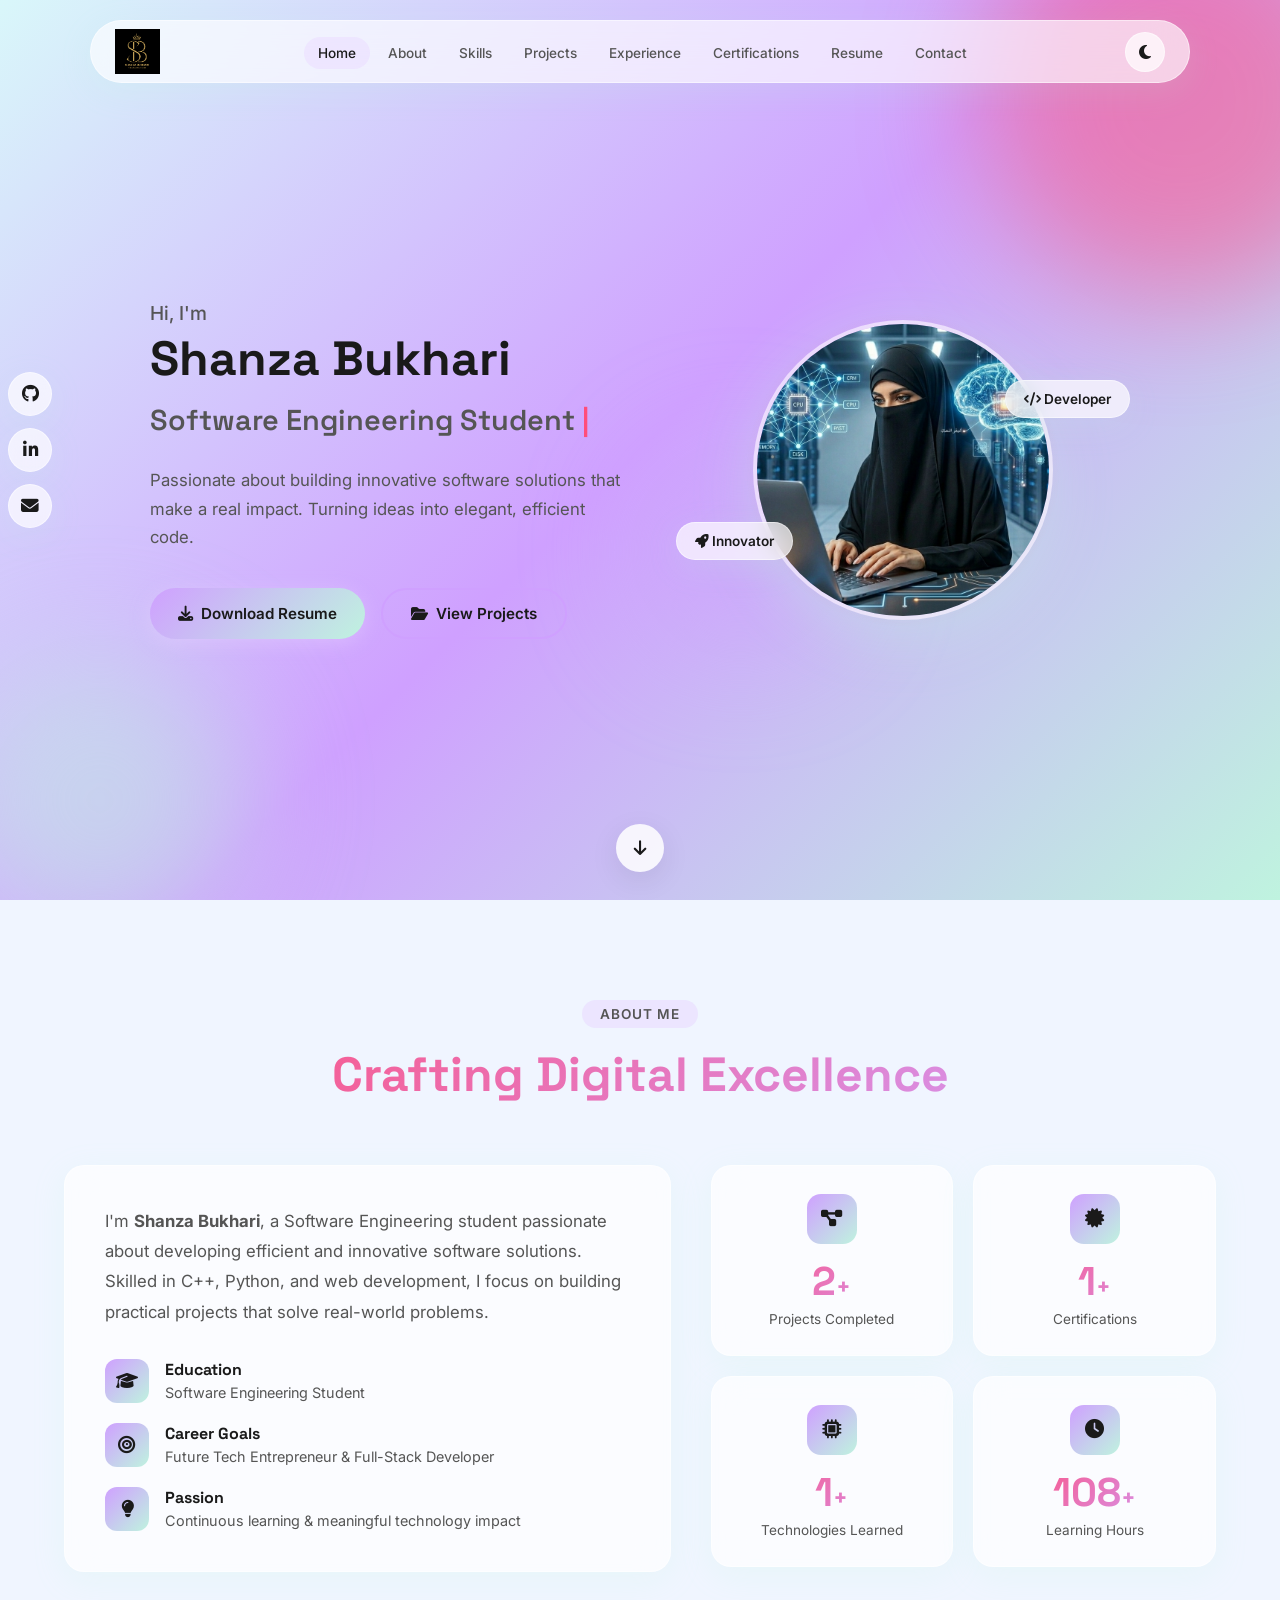
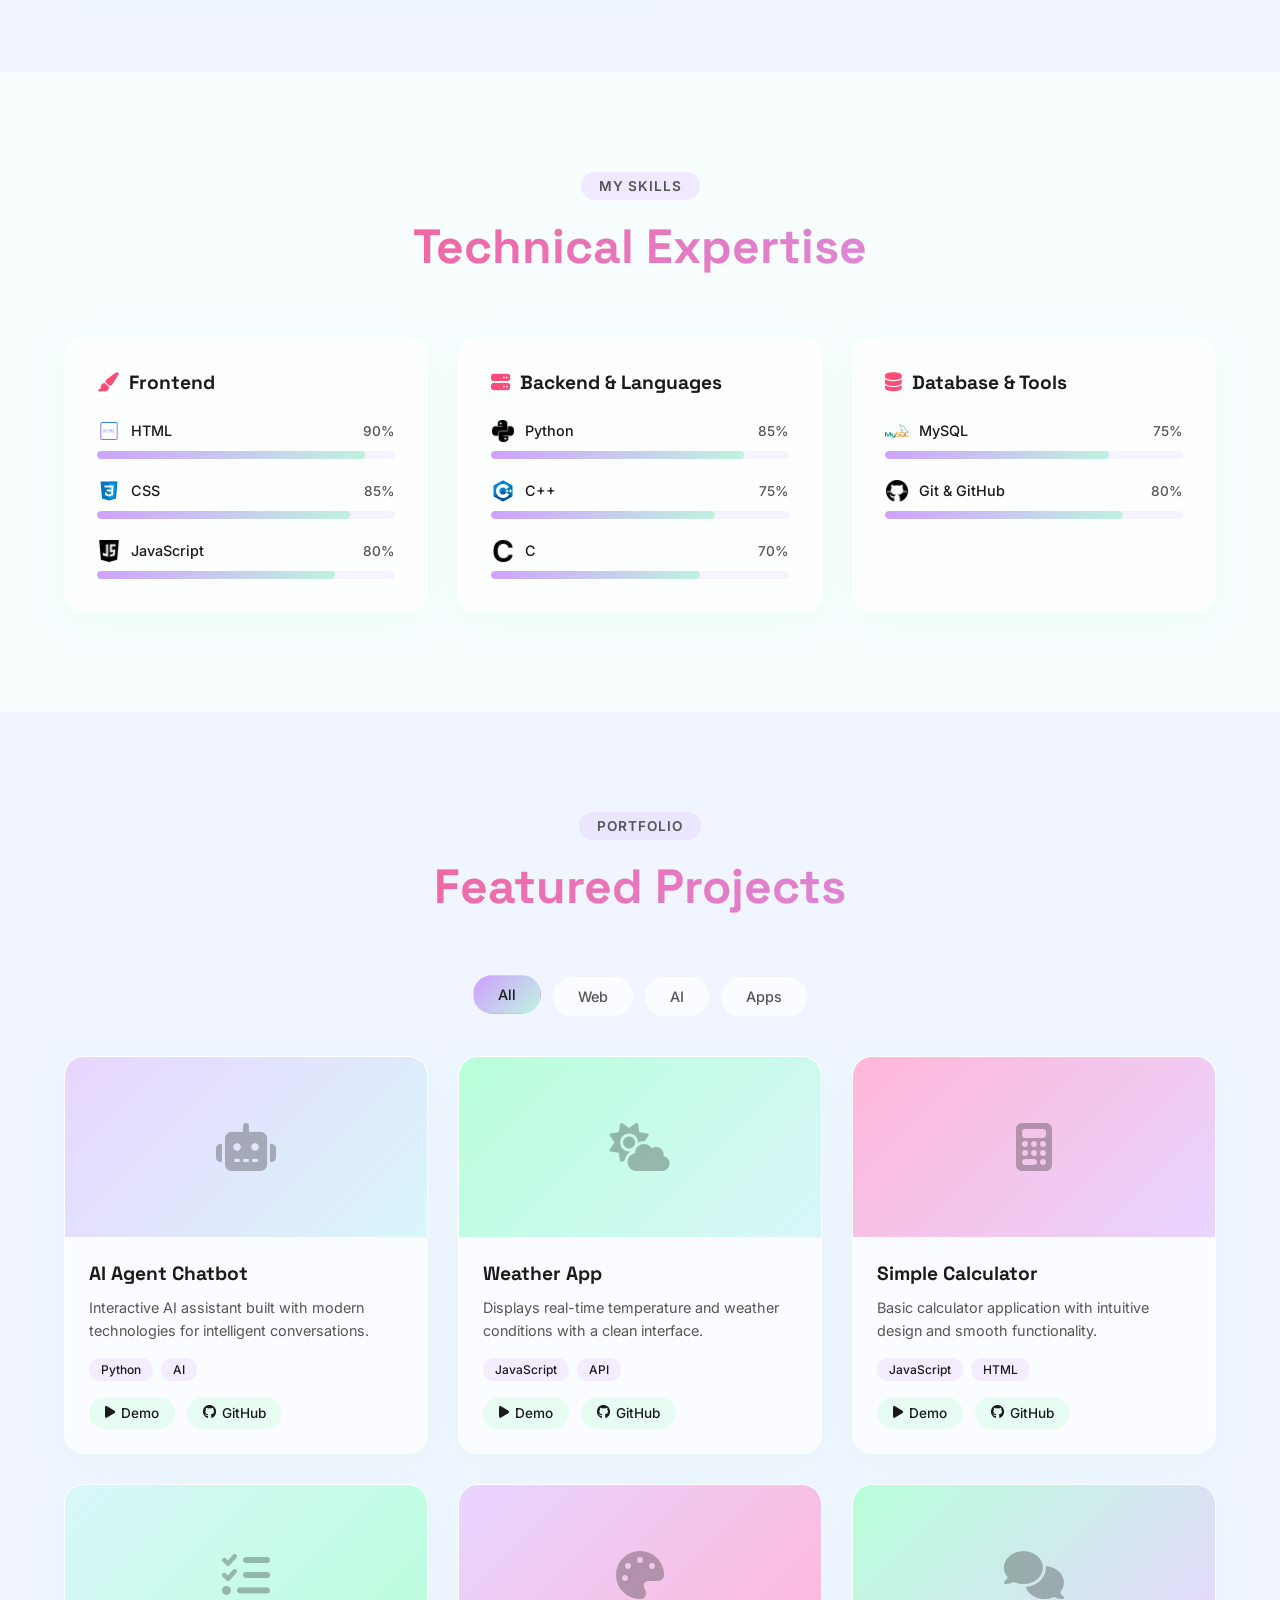
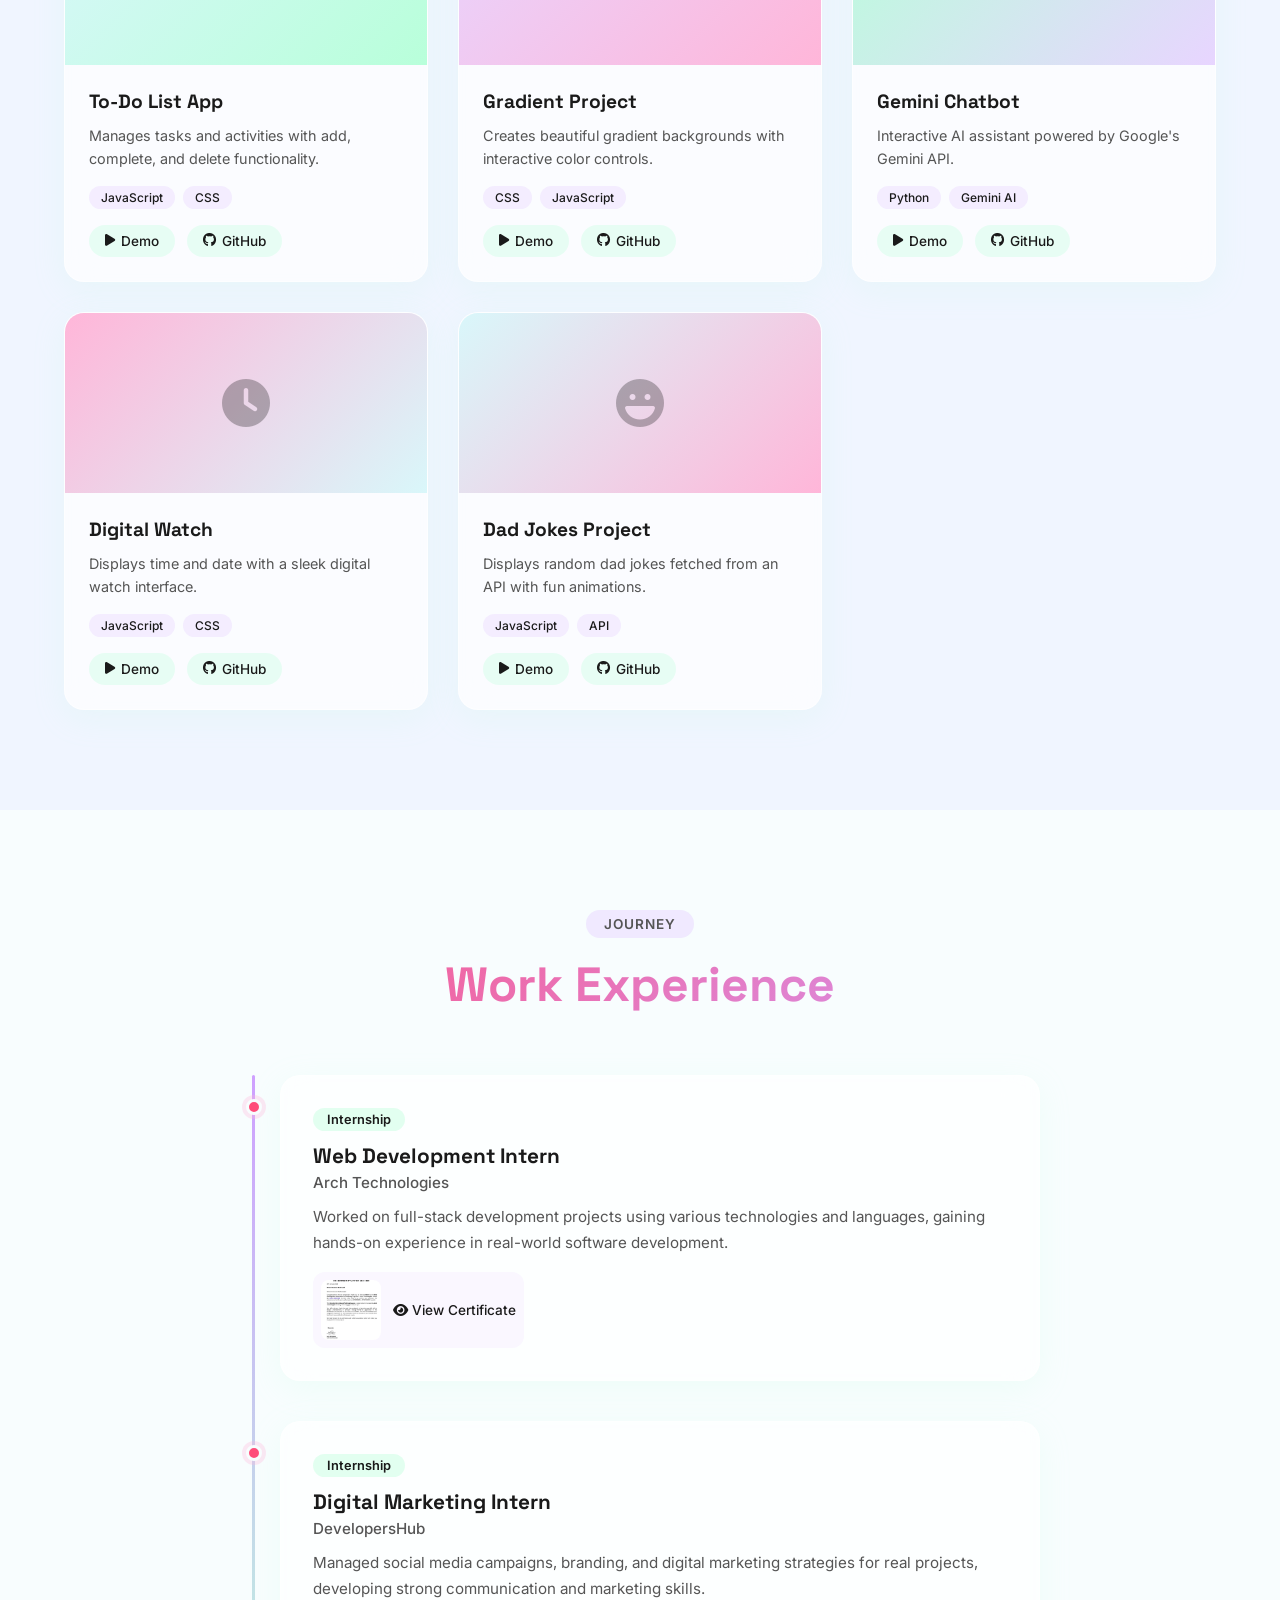
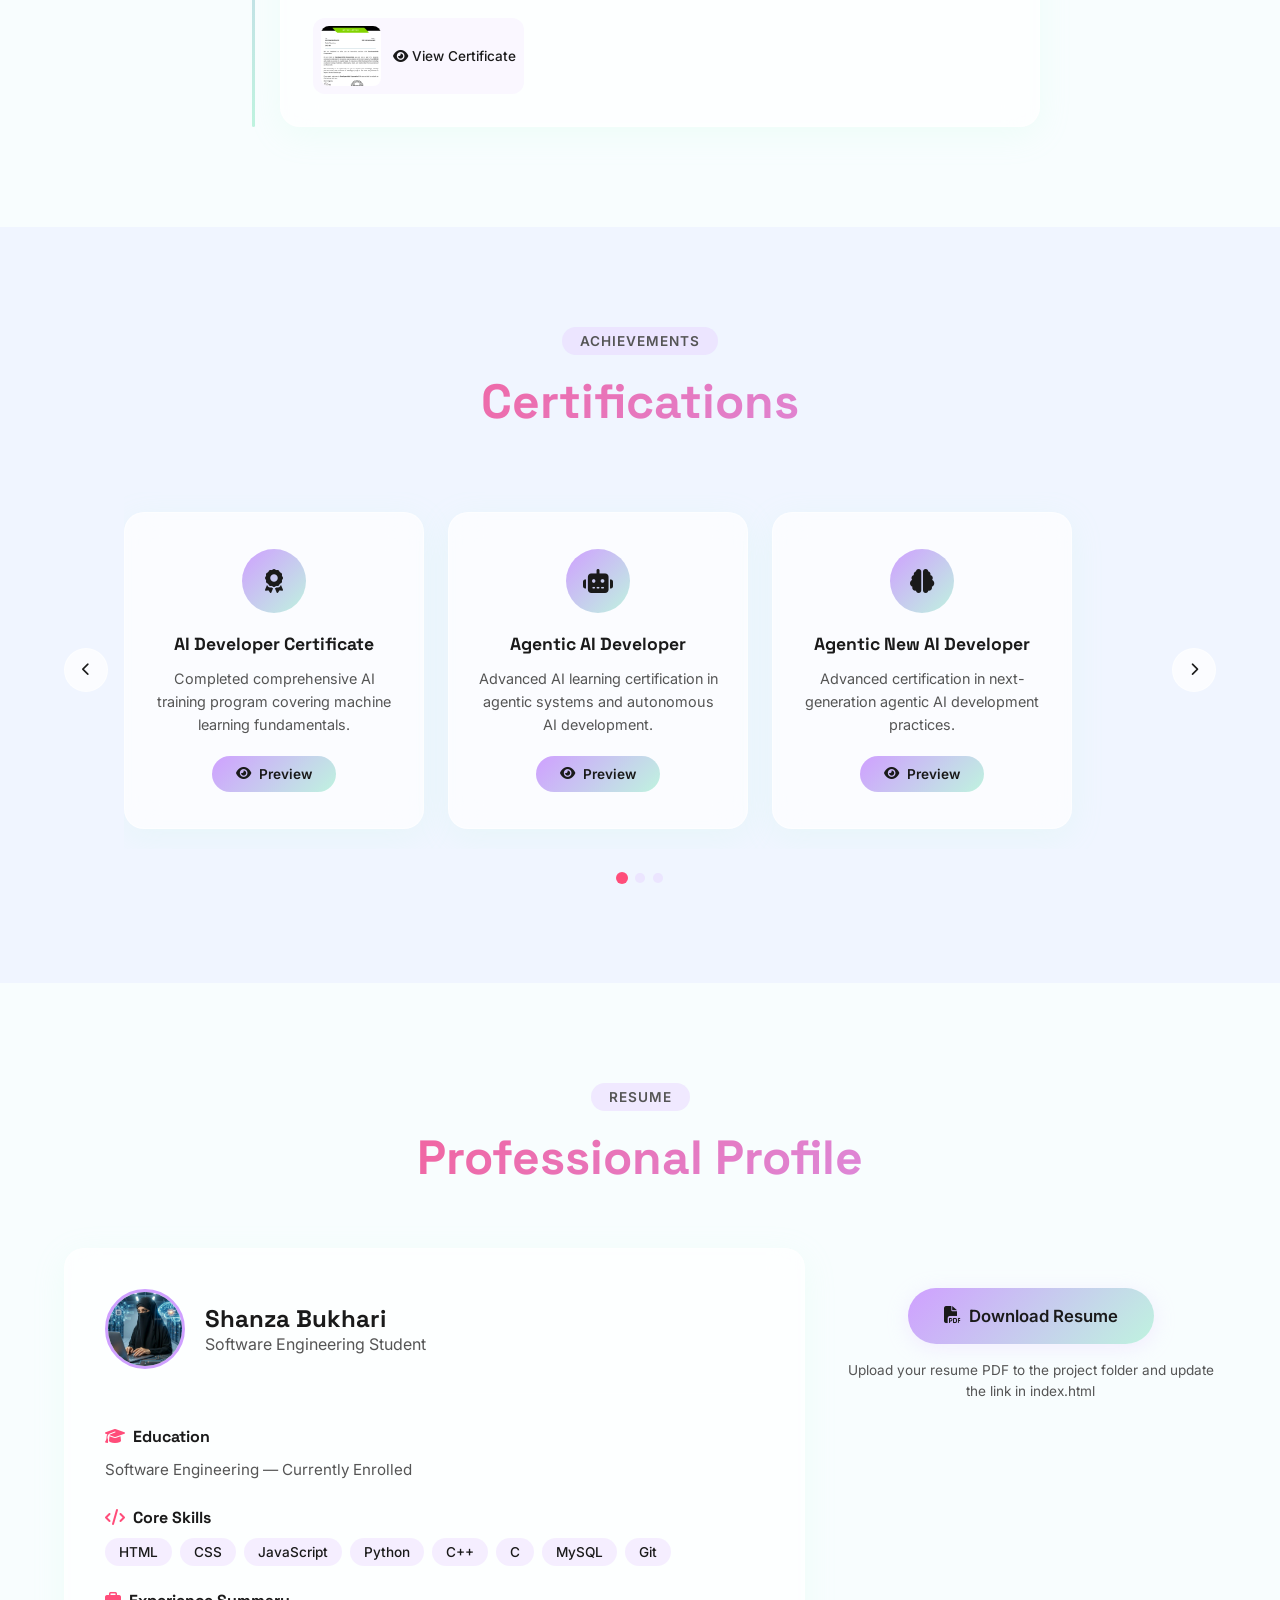
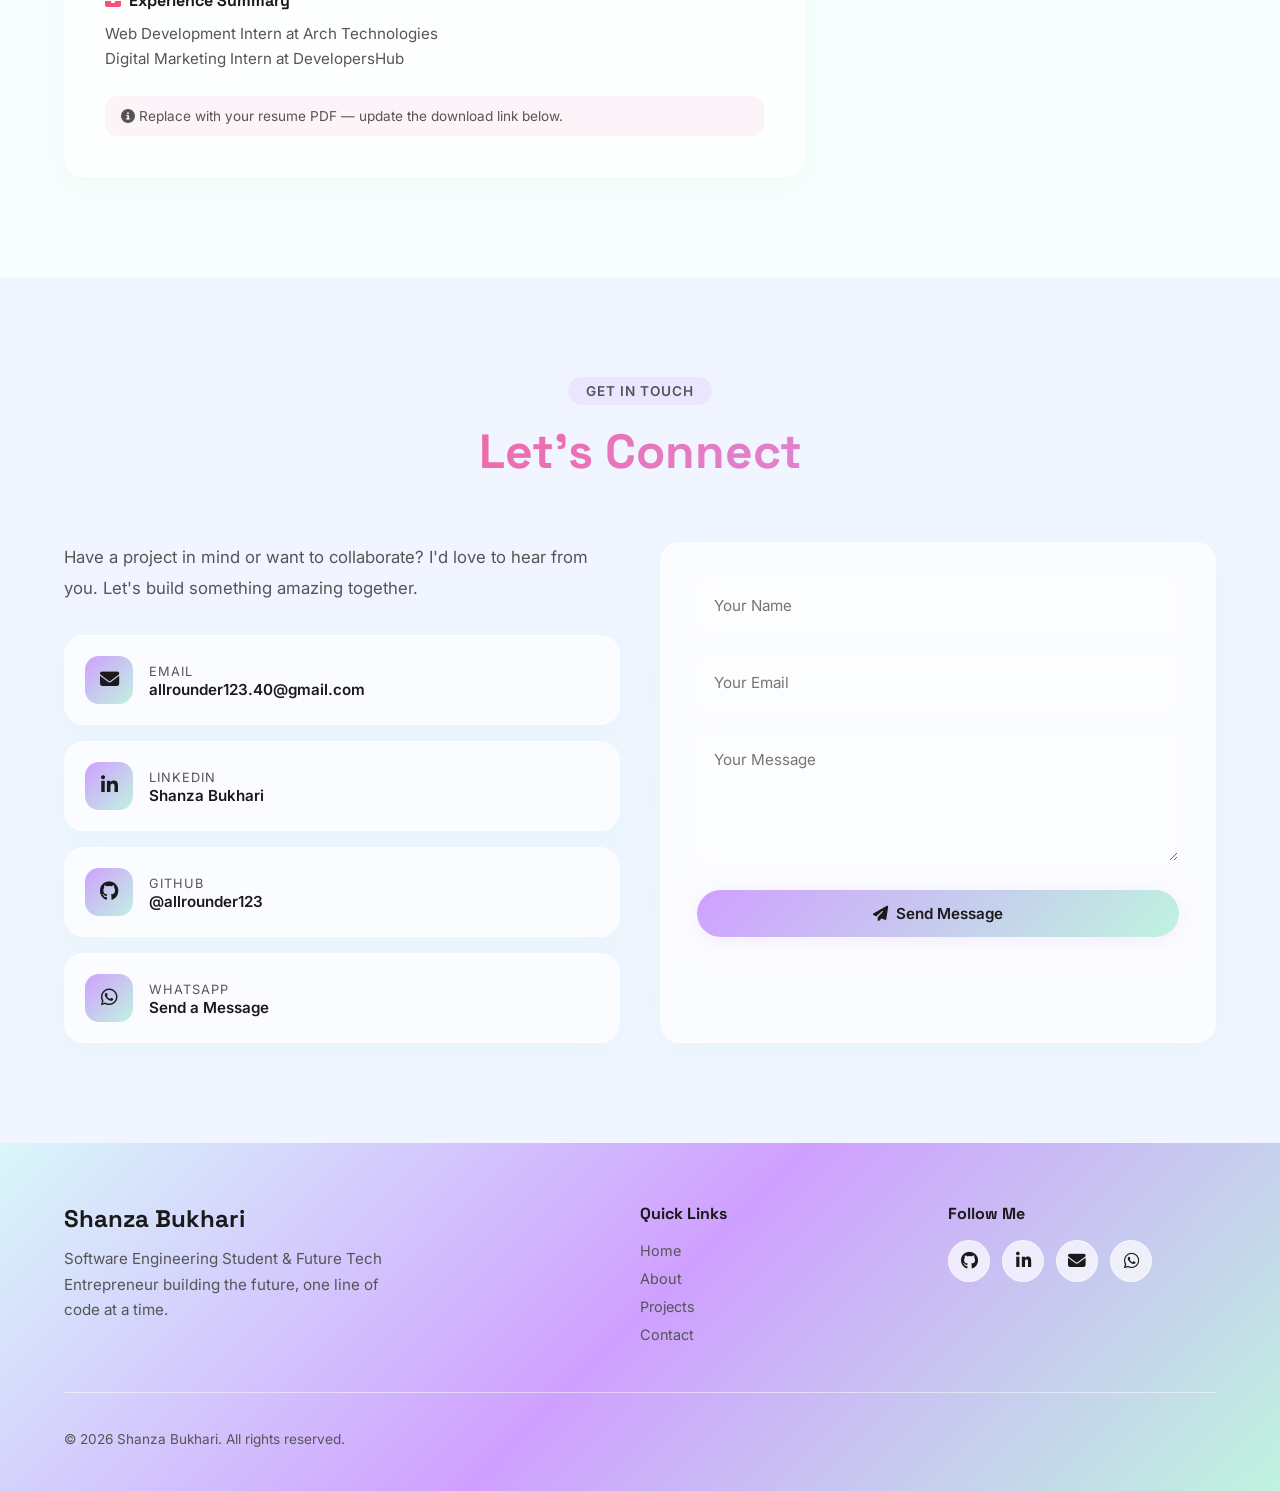
<file: index.html>
<!DOCTYPE html>
<html lang="en">
<head>
  <meta charset="UTF-8">
  <meta name="viewport" content="width=device-width, initial-scale=1.0">
  <meta name="description" content="Shanza Bukhari — Software Engineering Student, Web Developer, Python Developer & Future Tech Entrepreneur. Premium portfolio showcasing projects, skills, and experience.">
  <meta name="keywords" content="Shanza Bukhari, Software Engineer, Web Developer, Python, Portfolio">
  <meta name="author" content="Shanza Bukhari">
  <title>Shanza Bukhari | Software Engineer & Developer</title>

  <link rel="preconnect" href="https://fonts.googleapis.com">
  <link rel="preconnect" href="https://fonts.gstatic.com" crossorigin>
  <link href="https://fonts.googleapis.com/css2?family=Inter:wght@300;400;500;600;700&family=Poppins:wght@400;500;600;700;800&family=Space+Grotesk:wght@400;500;600;700&display=swap" rel="stylesheet">
  <link rel="stylesheet" href="https://cdnjs.cloudflare.com/ajax/libs/font-awesome/6.5.1/css/all.min.css">
  <link href="https://unpkg.com/aos@2.3.1/dist/aos.css" rel="stylesheet">
  <link rel="stylesheet" href="css/style.css">
</head>
<body>

  <!-- Loading Screen -->
  <div id="loader" class="loader">
    <div class="loader-content">
      <div class="loader-logo">SB</div>
      <div class="loader-bar"><div class="loader-progress"></div></div>
      <p class="loader-text">Loading Experience...</p>
    </div>
  </div>

  <!-- Custom Cursor -->
  <div class="cursor-dot" id="cursorDot"></div>
  <div class="cursor-ring" id="cursorRing"></div>

  <!-- Scroll Progress -->
  <div class="scroll-progress" id="scrollProgress"></div>

  <!-- Mouse Follow Gradient -->
  <div class="mouse-gradient" id="mouseGradient"></div>

  <!-- Particle Canvas -->
  <canvas id="particles"></canvas>

  <!-- Floating Social Icons -->
  <div class="floating-social">
    <a href="https://github.com/allrounder123" target="_blank" rel="noopener" aria-label="GitHub"><i class="fab fa-github"></i></a>
    <a href="https://www.linkedin.com/in/shanza-bukhari-aa29502a4/" target="_blank" rel="noopener" aria-label="LinkedIn"><i class="fab fa-linkedin-in"></i></a>
    <a href="mailto:allrounder123.40@gmail.com" aria-label="Email"><i class="fas fa-envelope"></i></a>
  </div>

  <!-- Navbar -->
  <nav class="navbar" id="navbar">
    <div class="nav-container">
      <a href="#home" class="nav-logo">
        <img src="images/SHANZA BUKHARI.png" alt="Shanza Bukhari Logo">
      </a>
      <ul class="nav-links" id="navLinks">
        <li><a href="#home" class="nav-link active">Home</a></li>
        <li><a href="#about" class="nav-link">About</a></li>
        <li><a href="#skills" class="nav-link">Skills</a></li>
        <li><a href="#projects" class="nav-link">Projects</a></li>
        <li><a href="#experience" class="nav-link">Experience</a></li>
        <li><a href="#certifications" class="nav-link">Certifications</a></li>
        <li><a href="#resume" class="nav-link">Resume</a></li>
        <li><a href="#contact" class="nav-link">Contact</a></li>
      </ul>
      <div class="nav-actions">
        <button class="theme-toggle" id="themeToggle" aria-label="Toggle dark mode">
          <i class="fas fa-moon"></i>
        </button>
        <button class="nav-toggle" id="navToggle" aria-label="Toggle menu">
          <span></span><span></span><span></span>
        </button>
      </div>
    </div>
  </nav>

  <!-- Hero Section -->
  <section id="home" class="hero">
    <div class="hero-bg-shapes">
      <div class="shape shape-1"></div>
      <div class="shape shape-2"></div>
      <div class="shape shape-3"></div>
    </div>
    <div class="hero-container">
      <div class="hero-content" data-aos="fade-right" data-aos-duration="1000">
        <p class="hero-greeting">Hi, I'm</p>
        <h1 class="hero-title">Shanza Bukhari</h1>
        <div class="typewriter-wrapper">
          <span class="typewriter" id="typewriter"></span>
          <span class="typewriter-cursor">|</span>
        </div>
        <p class="hero-description">
          Passionate about building innovative software solutions that make a real impact.
          Turning ideas into elegant, efficient code.
        </p>
        <div class="hero-buttons">
          <a href="#resume" class="btn btn-primary">
            <i class="fas fa-download"></i> Download Resume
          </a>
          <a href="#projects" class="btn btn-secondary">
            <i class="fas fa-folder-open"></i> View Projects
          </a>
        </div>
      </div>
      <div class="hero-image" data-aos="fade-left" data-aos-duration="1000">
        <div class="hero-image-glow"></div>
        <img src="images/shanza_image.png" alt="Shanza Bukhari" class="floating-image">
        <div class="hero-badge hero-badge-1"><i class="fas fa-code"></i> Developer</div>
        <div class="hero-badge hero-badge-2"><i class="fas fa-rocket"></i> Innovator</div>
      </div>
    </div>
    <a href="#about" class="scroll-indicator" aria-label="Scroll down">
      <i class="fas fa-arrow-down" aria-hidden="true"></i>
    </a>
  </section>

  <!-- About Section -->
  <section id="about" class="section about-section">
    <div class="container">
      <div class="section-header" data-aos="fade-up">
        <span class="section-tag">About Me</span>
        <h2 class="section-title">Crafting Digital Excellence</h2>
      </div>
      <div class="about-grid">
        <div class="about-card glass-card" data-aos="fade-right">
          <p class="about-intro">
            I'm <strong>Shanza Bukhari</strong>, a Software Engineering student passionate about developing
            efficient and innovative software solutions. Skilled in C++, Python, and web development,
            I focus on building practical projects that solve real-world problems.
          </p>
          <div class="about-details">
            <div class="about-detail">
              <i class="fas fa-graduation-cap"></i>
              <div>
                <h4>Education</h4>
                <p>Software Engineering Student</p>
              </div>
            </div>
            <div class="about-detail">
              <i class="fas fa-bullseye"></i>
              <div>
                <h4>Career Goals</h4>
                <p>Future Tech Entrepreneur & Full-Stack Developer</p>
              </div>
            </div>
            <div class="about-detail">
              <i class="fas fa-lightbulb"></i>
              <div>
                <h4>Passion</h4>
                <p>Continuous learning & meaningful technology impact</p>
              </div>
            </div>
          </div>
        </div>
        <div class="stats-grid" data-aos="fade-left">
          <div class="stat-card glass-card">
            <div class="stat-icon"><i class="fas fa-project-diagram"></i></div>
            <span class="stat-number" data-target="11">0</span>
            <span class="stat-label">Projects Completed</span>
          </div>
          <div class="stat-card glass-card">
            <div class="stat-icon"><i class="fas fa-certificate"></i></div>
            <span class="stat-number" data-target="5">0</span>
            <span class="stat-label">Certifications</span>
          </div>
          <div class="stat-card glass-card">
            <div class="stat-icon"><i class="fas fa-microchip"></i></div>
            <span class="stat-number" data-target="9">0</span>
            <span class="stat-label">Technologies Learned</span>
          </div>
          <div class="stat-card glass-card">
            <div class="stat-icon"><i class="fas fa-clock"></i></div>
            <span class="stat-number" data-target="500">0</span>
            <span class="stat-label">Learning Hours</span>
          </div>
        </div>
      </div>
    </div>
  </section>

  <!-- Skills Section -->
  <section id="skills" class="section skills-section">
    <div class="container">
      <div class="section-header" data-aos="fade-up">
        <span class="section-tag">My Skills</span>
        <h2 class="section-title">Technical Expertise</h2>
      </div>
      <div class="skills-categories">
        <div class="skill-category glass-card" data-aos="fade-up" data-aos-delay="100">
          <h3><i class="fas fa-paint-brush"></i> Frontend</h3>
          <div class="skill-item">
            <div class="skill-info"><img src="images/html-logo.png" alt="HTML"><span>HTML</span><span>90%</span></div>
            <div class="skill-bar"><div class="skill-progress" data-width="90"></div></div>
          </div>
          <div class="skill-item">
            <div class="skill-info"><img src="images/css-logo.png" alt="CSS"><span>CSS</span><span>85%</span></div>
            <div class="skill-bar"><div class="skill-progress" data-width="85"></div></div>
          </div>
          <div class="skill-item">
            <div class="skill-info"><img src="images/javascript-logo.png" alt="JavaScript"><span>JavaScript</span><span>80%</span></div>
            <div class="skill-bar"><div class="skill-progress" data-width="80"></div></div>
          </div>
        </div>
        <div class="skill-category glass-card" data-aos="fade-up" data-aos-delay="200">
          <h3><i class="fas fa-server"></i> Backend & Languages</h3>
          <div class="skill-item">
            <div class="skill-info"><img src="images/python-logo.png" alt="Python"><span>Python</span><span>85%</span></div>
            <div class="skill-bar"><div class="skill-progress" data-width="85"></div></div>
          </div>
          <div class="skill-item">
            <div class="skill-info"><img src="images/cpp-logo.png" alt="C++"><span>C++</span><span>75%</span></div>
            <div class="skill-bar"><div class="skill-progress" data-width="75"></div></div>
          </div>
          <div class="skill-item">
            <div class="skill-info"><img src="images/c-logo.png" alt="C"><span>C</span><span>70%</span></div>
            <div class="skill-bar"><div class="skill-progress" data-width="70"></div></div>
          </div>
        </div>
        <div class="skill-category glass-card" data-aos="fade-up" data-aos-delay="300">
          <h3><i class="fas fa-database"></i> Database & Tools</h3>
          <div class="skill-item">
            <div class="skill-info"><img src="images/mysql-logo.png" alt="MySQL"><span>MySQL</span><span>75%</span></div>
            <div class="skill-bar"><div class="skill-progress" data-width="75"></div></div>
          </div>
          <div class="skill-item">
            <div class="skill-info"><img src="images/github-logo.png" alt="Git"><span>Git & GitHub</span><span>80%</span></div>
            <div class="skill-bar"><div class="skill-progress" data-width="80"></div></div>
          </div>
        </div>
      </div>
    </div>
  </section>

  <!-- Projects Section -->
  <section id="projects" class="section projects-section">
    <div class="container">
      <div class="section-header" data-aos="fade-up">
        <span class="section-tag">Portfolio</span>
        <h2 class="section-title">Featured Projects</h2>
      </div>
      <div class="project-filters" data-aos="fade-up">
        <button class="filter-btn active" data-filter="all">All</button>
        <button class="filter-btn" data-filter="web">Web</button>
        <button class="filter-btn" data-filter="ai">AI</button>
        <button class="filter-btn" data-filter="app">Apps</button>
      </div>
      <div class="projects-grid">
        <div class="project-card glass-card" data-category="ai" data-aos="fade-up" data-tilt>
          <div class="project-image" style="background: linear-gradient(135deg, #E8D5FF, #D9F7FA);">
            <i class="fas fa-robot"></i>
          </div>
          <div class="project-content">
            <h3>AI Agent Chatbot</h3>
            <p>Interactive AI assistant built with modern technologies for intelligent conversations.</p>
            <div class="project-tags"><span>Python</span><span>AI</span></div>
            <div class="project-links">
              <a href="videos/AI_agent(chatbot).mp4" target="_blank" class="project-link"><i class="fas fa-play"></i> Demo</a>
              <a href="https://github.com/allrounder123" target="_blank" class="project-link"><i class="fab fa-github"></i> GitHub</a>
            </div>
          </div>
        </div>
        <div class="project-card glass-card" data-category="web" data-aos="fade-up" data-aos-delay="50" data-tilt>
          <div class="project-image" style="background: linear-gradient(135deg, #B8FFDA, #D9F7FA);">
            <i class="fas fa-cloud-sun"></i>
          </div>
          <div class="project-content">
            <h3>Weather App</h3>
            <p>Displays real-time temperature and weather conditions with a clean interface.</p>
            <div class="project-tags"><span>JavaScript</span><span>API</span></div>
            <div class="project-links">
              <a href="videos/weatherproject.mp4" target="_blank" class="project-link"><i class="fas fa-play"></i> Demo</a>
              <a href="https://github.com/allrounder123" target="_blank" class="project-link"><i class="fab fa-github"></i> GitHub</a>
            </div>
          </div>
        </div>
        <div class="project-card glass-card" data-category="app" data-aos="fade-up" data-aos-delay="100" data-tilt>
          <div class="project-image" style="background: linear-gradient(135deg, #FFB6D9, #E8D5FF);">
            <i class="fas fa-calculator"></i>
          </div>
          <div class="project-content">
            <h3>Simple Calculator</h3>
            <p>Basic calculator application with intuitive design and smooth functionality.</p>
            <div class="project-tags"><span>JavaScript</span><span>HTML</span></div>
            <div class="project-links">
              <a href="videos/simple_calculator.mp4" target="_blank" class="project-link"><i class="fas fa-play"></i> Demo</a>
              <a href="https://github.com/allrounder123" target="_blank" class="project-link"><i class="fab fa-github"></i> GitHub</a>
            </div>
          </div>
        </div>
        <div class="project-card glass-card" data-category="app" data-aos="fade-up" data-aos-delay="150" data-tilt>
          <div class="project-image" style="background: linear-gradient(135deg, #D9F7FA, #B8FFDA);">
            <i class="fas fa-tasks"></i>
          </div>
          <div class="project-content">
            <h3>To-Do List App</h3>
            <p>Manages tasks and activities with add, complete, and delete functionality.</p>
            <div class="project-tags"><span>JavaScript</span><span>CSS</span></div>
            <div class="project-links">
              <a href="videos/todolist.mp4" target="_blank" class="project-link"><i class="fas fa-play"></i> Demo</a>
              <a href="https://github.com/allrounder123" target="_blank" class="project-link"><i class="fab fa-github"></i> GitHub</a>
            </div>
          </div>
        </div>
        <div class="project-card glass-card" data-category="web" data-aos="fade-up" data-aos-delay="200" data-tilt>
          <div class="project-image" style="background: linear-gradient(135deg, #E8D5FF, #FFB6D9);">
            <i class="fas fa-palette"></i>
          </div>
          <div class="project-content">
            <h3>Gradient Project</h3>
            <p>Creates beautiful gradient backgrounds with interactive color controls.</p>
            <div class="project-tags"><span>CSS</span><span>JavaScript</span></div>
            <div class="project-links">
              <a href="videos/gradient project.mp4" target="_blank" class="project-link"><i class="fas fa-play"></i> Demo</a>
              <a href="https://github.com/allrounder123" target="_blank" class="project-link"><i class="fab fa-github"></i> GitHub</a>
            </div>
          </div>
        </div>
        <div class="project-card glass-card" data-category="ai" data-aos="fade-up" data-aos-delay="250" data-tilt>
          <div class="project-image" style="background: linear-gradient(135deg, #B8FFDA, #E8D5FF);">
            <i class="fas fa-comments"></i>
          </div>
          <div class="project-content">
            <h3>Gemini Chatbot</h3>
            <p>Interactive AI assistant powered by Google's Gemini API.</p>
            <div class="project-tags"><span>Python</span><span>Gemini AI</span></div>
            <div class="project-links">
              <a href="videos/gemini_chatbot.mp4" target="_blank" class="project-link"><i class="fas fa-play"></i> Demo</a>
              <a href="https://github.com/allrounder123" target="_blank" class="project-link"><i class="fab fa-github"></i> GitHub</a>
            </div>
          </div>
        </div>
        <div class="project-card glass-card" data-category="app" data-aos="fade-up" data-aos-delay="300" data-tilt>
          <div class="project-image" style="background: linear-gradient(135deg, #FFB6D9, #D9F7FA);">
            <i class="fas fa-clock"></i>
          </div>
          <div class="project-content">
            <h3>Digital Watch</h3>
            <p>Displays time and date with a sleek digital watch interface.</p>
            <div class="project-tags"><span>JavaScript</span><span>CSS</span></div>
            <div class="project-links">
              <a href="videos/digtalwatch.mp4" target="_blank" class="project-link"><i class="fas fa-play"></i> Demo</a>
              <a href="https://github.com/allrounder123" target="_blank" class="project-link"><i class="fab fa-github"></i> GitHub</a>
            </div>
          </div>
        </div>
        <div class="project-card glass-card" data-category="web" data-aos="fade-up" data-aos-delay="350" data-tilt>
          <div class="project-image" style="background: linear-gradient(135deg, #D9F7FA, #FFB6D9);">
            <i class="fas fa-laugh"></i>
          </div>
          <div class="project-content">
            <h3>Dad Jokes Project</h3>
            <p>Displays random dad jokes fetched from an API with fun animations.</p>
            <div class="project-tags"><span>JavaScript</span><span>API</span></div>
            <div class="project-links">
              <a href="videos/dadjokes project.mp4" target="_blank" class="project-link"><i class="fas fa-play"></i> Demo</a>
              <a href="https://github.com/allrounder123" target="_blank" class="project-link"><i class="fab fa-github"></i> GitHub</a>
            </div>
          </div>
        </div>
        <!-- Placeholder projects — replace with your own -->
         <!-- <div class="project-card glass-card project-placeholder" data-category="web" data-aos="fade-up" data-aos-delay="400" data-tilt> 
          <div class="project-image" style="background: linear-gradient(135deg, #E8D5FF, #B8FFDA);">
            <i class="fas fa-plus"></i>
          </div>
          <div class="project-content">
            <h3>Your Project Title</h3>
            <p>Add your project description here. Replace this placeholder with your 9th project details.</p>
            <div class="project-tags"><span>Tech 1</span><span>Tech 2</span></div>
            <div class="project-links">
              <a href="#" class="project-link"><i class="fas fa-external-link-alt"></i> Demo</a>
              <a href="#" class="project-link"><i class="fab fa-github"></i> GitHub</a>
            </div>
          </div>
        </div>
        <div class="project-card glass-card project-placeholder" data-category="app" data-aos="fade-up" data-aos-delay="450" data-tilt>
          <div class="project-image" style="background: linear-gradient(135deg, #FFB6D9, #B8FFDA);">
            <i class="fas fa-plus"></i>
          </div>
          <div class="project-content">
            <h3>Your Project Title</h3>
            <p>Add your project description here. Replace this placeholder with your 10th project details.</p>
            <div class="project-tags"><span>Tech 1</span><span>Tech 2</span></div>
            <div class="project-links">
              <a href="#" class="project-link"><i class="fas fa-external-link-alt"></i> Demo</a>
              <a href="#" class="project-link"><i class="fab fa-github"></i> GitHub</a>
            </div>
          </div>
        </div>
        <div class="project-card glass-card project-placeholder" data-category="ai" data-aos="fade-up" data-aos-delay="500" data-tilt>
          <div class="project-image" style="background: linear-gradient(135deg, #D9F7FA, #E8D5FF);">
            <i class="fas fa-plus"></i>
          </div>
          <div class="project-content">
            <h3>Your Project Title</h3>
            <p>Add your project description here. Replace this placeholder with your 11th project details.</p>
            <div class="project-tags"><span>Tech 1</span><span>Tech 2</span></div>
            <div class="project-links">
              <a href="#" class="project-link"><i class="fas fa-external-link-alt"></i> Demo</a>
              <a href="#" class="project-link"><i class="fab fa-github"></i> GitHub</a>
            </div>
          </div>
        </div>  -->
      </div>
    </div>
  </section>

  <!-- Experience Section -->
  <section id="experience" class="section experience-section">
    <div class="container">
      <div class="section-header" data-aos="fade-up">
        <span class="section-tag">Journey</span>
        <h2 class="section-title">Work Experience</h2>
      </div>
      <div class="timeline">
        <div class="timeline-item" data-aos="fade-right">
          <div class="timeline-dot"></div>
          <div class="timeline-content glass-card">
            <span class="timeline-date">Internship</span>
            <h3>Web Development Intern</h3>
            <h4>Arch Technologies</h4>
            <p>Worked on full-stack development projects using various technologies and languages, gaining hands-on experience in real-world software development.</p>
            <a href="images/arch-offer.jpeg" target="_blank" class="timeline-cert">
              <img src="images/arch-offer.jpeg" alt="Arch Technologies Offer Letter">
              <span><i class="fas fa-eye"></i> View Certificate</span>
            </a>
          </div>
        </div>
        <div class="timeline-item" data-aos="fade-left">
          <div class="timeline-dot"></div>
          <div class="timeline-content glass-card">
            <span class="timeline-date">Internship</span>
            <h3>Digital Marketing Intern</h3>
            <h4>DevelopersHub</h4>
            <p>Managed social media campaigns, branding, and digital marketing strategies for real projects, developing strong communication and marketing skills.</p>
            <a href="images/developershub.png" target="_blank" class="timeline-cert">
              <img src="images/developershub.png" alt="DevelopersHub Offer Letter">
              <span><i class="fas fa-eye"></i> View Certificate</span>
            </a>
          </div>
        </div>
      </div>
    </div>
  </section>

  <!-- Certifications Section -->
  <section id="certifications" class="section certifications-section">
    <div class="container">
      <div class="section-header" data-aos="fade-up">
        <span class="section-tag">Achievements</span>
        <h2 class="section-title">Certifications</h2>
      </div>
      <div class="cert-slider-wrapper" data-aos="fade-up">
        <button class="cert-nav cert-prev" aria-label="Previous"><i class="fas fa-chevron-left"></i></button>
        <div class="cert-slider" id="certSlider">
          <div class="cert-card glass-card">
            <div class="cert-glow"></div>
            <div class="cert-icon"><i class="fas fa-award"></i></div>
            <h3>AI Developer Certificate</h3>
            <p>Completed comprehensive AI training program covering machine learning fundamentals.</p>
            <a href="images/cert1.png" target="_blank" class="cert-preview-btn"><i class="fas fa-eye"></i> Preview</a>
          </div>
          <div class="cert-card glass-card">
            <div class="cert-glow"></div>
            <div class="cert-icon"><i class="fas fa-robot"></i></div>
            <h3>Agentic AI Developer</h3>
            <p>Advanced AI learning certification in agentic systems and autonomous AI development.</p>
            <a href="images/cert2.png" target="_blank" class="cert-preview-btn"><i class="fas fa-eye"></i> Preview</a>
          </div>
          <div class="cert-card glass-card">
            <div class="cert-glow"></div>
            <div class="cert-icon"><i class="fas fa-brain"></i></div>
            <h3>Agentic New AI Developer</h3>
            <p>Advanced certification in next-generation agentic AI development practices.</p>
            <a href="images/cert3.png" target="_blank" class="cert-preview-btn"><i class="fas fa-eye"></i> Preview</a>
          </div>
          <!-- Placeholder certifications — replace with your own -->
          <!-- <div class="cert-card glass-card cert-placeholder"> 
            <div class="cert-icon"><i class="fas fa-plus"></i></div>
            <h3>Your Certificate Title</h3>
            <p>Add your 4th certification description here. Replace image link below.</p>
            <a href="#" class="cert-preview-btn"><i class="fas fa-eye"></i> Preview</a>
          </div>
          <div class="cert-card glass-card cert-placeholder">
            <div class="cert-glow"></div>
            <div class="cert-icon"><i class="fas fa-plus"></i></div>
            <h3>Your Certificate Title</h3>
            <p>Add your 5th certification description here. Replace image link below.</p>
            <a href="#" class="cert-preview-btn"><i class="fas fa-eye"></i> Preview</a>
          </div>  -->
        </div>
        <button class="cert-nav cert-next" aria-label="Next"><i class="fas fa-chevron-right"></i></button>
      </div>
      <div class="cert-dots" id="certDots"></div>
    </div>
  </section>

  <!-- Resume Section -->
  <section id="resume" class="section resume-section">
    <div class="container">
      <div class="section-header" data-aos="fade-up">
        <span class="section-tag">Resume</span>
        <h2 class="section-title">Professional Profile</h2>
      </div>
      <div class="resume-grid" data-aos="fade-up">
        <div class="resume-preview glass-card">
          <div class="resume-header">
            <div class="resume-avatar">
              <img src="images/shanza_image.png" alt="Shanza Bukhari">
            </div>
            <div>
              <h3>Shanza Bukhari</h3>
              <p>Software Engineering Student</p>
            </div>
          </div>
          <div class="resume-section-block">
            <h4><i class="fas fa-graduation-cap"></i> Education</h4>
            <p>Software Engineering — Currently Enrolled</p>
          </div>
          <div class="resume-section-block">
            <h4><i class="fas fa-code"></i> Core Skills</h4>
            <div class="resume-skills">
              <span>HTML</span><span>CSS</span><span>JavaScript</span><span>Python</span>
              <span>C++</span><span>C</span><span>MySQL</span><span>Git</span>
            </div>
          </div>
          <div class="resume-section-block">
            <h4><i class="fas fa-briefcase"></i> Experience Summary</h4>
            <p>Web Development Intern at Arch Technologies</p>
            <p>Digital Marketing Intern at DevelopersHub</p>
          </div>
          <p class="resume-note"><i class="fas fa-info-circle"></i> Replace with your resume PDF — update the download link below.</p>
        </div>
        <div class="resume-actions">
          <a href="#" id="resumeDownload" class="btn btn-primary btn-large">
            <i class="fas fa-file-pdf"></i> Download Resume
          </a>
          <p class="resume-hint">Upload your resume PDF to the project folder and update the link in index.html</p>
        </div>
      </div>
    </div>
  </section>

  <!-- Contact Section -->
  <section id="contact" class="section contact-section">
    <div class="container">
      <div class="section-header" data-aos="fade-up">
        <span class="section-tag">Get In Touch</span>
        <h2 class="section-title">Let's Connect</h2>
      </div>
      <div class="contact-grid">
        <div class="contact-info" data-aos="fade-right">
          <p class="contact-intro">Have a project in mind or want to collaborate? I'd love to hear from you. Let's build something amazing together.</p>
          <div class="contact-links">
            <a href="mailto:allrounder123.40@gmail.com" class="contact-link glass-card">
              <i class="fas fa-envelope"></i>
              <div><span>Email</span><p>allrounder123.40@gmail.com</p></div>
            </a>
            <a href="https://www.linkedin.com/in/shanza-bukhari-aa29502a4/" target="_blank" class="contact-link glass-card">
              <i class="fab fa-linkedin-in"></i>
              <div><span>LinkedIn</span><p>Shanza Bukhari</p></div>
            </a>
            <a href="https://github.com/allrounder123" target="_blank" class="contact-link glass-card">
              <i class="fab fa-github"></i>
              <div><span>GitHub</span><p>@allrounder123</p></div>
            </a>
            <a href="https://wa.me/1234567890" target="_blank" class="contact-link glass-card">
              <i class="fab fa-whatsapp"></i>
              <div><span>WhatsApp</span><p>Send a Message</p></div>
            </a>
          </div>
        </div>
        <form class="contact-form glass-card" id="contactForm" data-aos="fade-left">
          <div class="form-group">
            <input type="text" id="name" name="name" placeholder="Your Name" required>
            <label for="name">Name</label>
          </div>
          <div class="form-group">
            <input type="email" id="email" name="email" placeholder="Your Email" required>
            <label for="email">Email</label>
          </div>
          <div class="form-group">
            <textarea id="message" name="message" placeholder="Your Message" rows="5" required></textarea>
            <label for="message">Message</label>
          </div>
          <button type="submit" class="btn btn-primary btn-full">
            <i class="fas fa-paper-plane"></i> Send Message
          </button>
          <div class="form-success" id="formSuccess">
            <i class="fas fa-check-circle"></i>
            <p>Message sent successfully! I'll get back to you soon.</p>
          </div>
        </form>
      </div>
    </div>
  </section>

  <!-- Footer -->
  <footer class="footer">
    <div class="container">
      <div class="footer-grid">
        <div class="footer-brand">
          <h3>Shanza Bukhari</h3>
          <p>Software Engineering Student & Future Tech Entrepreneur building the future, one line of code at a time.</p>
        </div>
        <div class="footer-links">
          <h4>Quick Links</h4>
          <ul>
            <li><a href="#home">Home</a></li>
            <li><a href="#about">About</a></li>
            <li><a href="#projects">Projects</a></li>
            <li><a href="#contact">Contact</a></li>
          </ul>
        </div>
        <div class="footer-social">
          <h4>Follow Me</h4>
          <div class="social-icons">
            <a href="https://github.com/allrounder123" target="_blank" aria-label="GitHub"><i class="fab fa-github"></i></a>
            <a href="https://www.linkedin.com/in/shanza-bukhari-aa29502a4/" target="_blank" aria-label="LinkedIn"><i class="fab fa-linkedin-in"></i></a>
            <a href="mailto:allrounder123.40@gmail.com" aria-label="Email"><i class="fas fa-envelope"></i></a>
            <a href="https://wa.me/1234567890" target="_blank" aria-label="WhatsApp"><i class="fab fa-whatsapp"></i></a>
          </div>
        </div>
      </div>
      <div class="footer-bottom">
        <p>&copy; 2026 Shanza Bukhari. All rights reserved.</p>
        <button class="back-to-top" id="backToTop" aria-label="Back to top">
          <i class="fas fa-arrow-up"></i>
        </button>
      </div>
    </div>
  </footer>

  <script src="https://unpkg.com/aos@2.3.1/dist/aos.js"></script>
  <script src="js/script.js"></script>
</body>
</html>
</file>
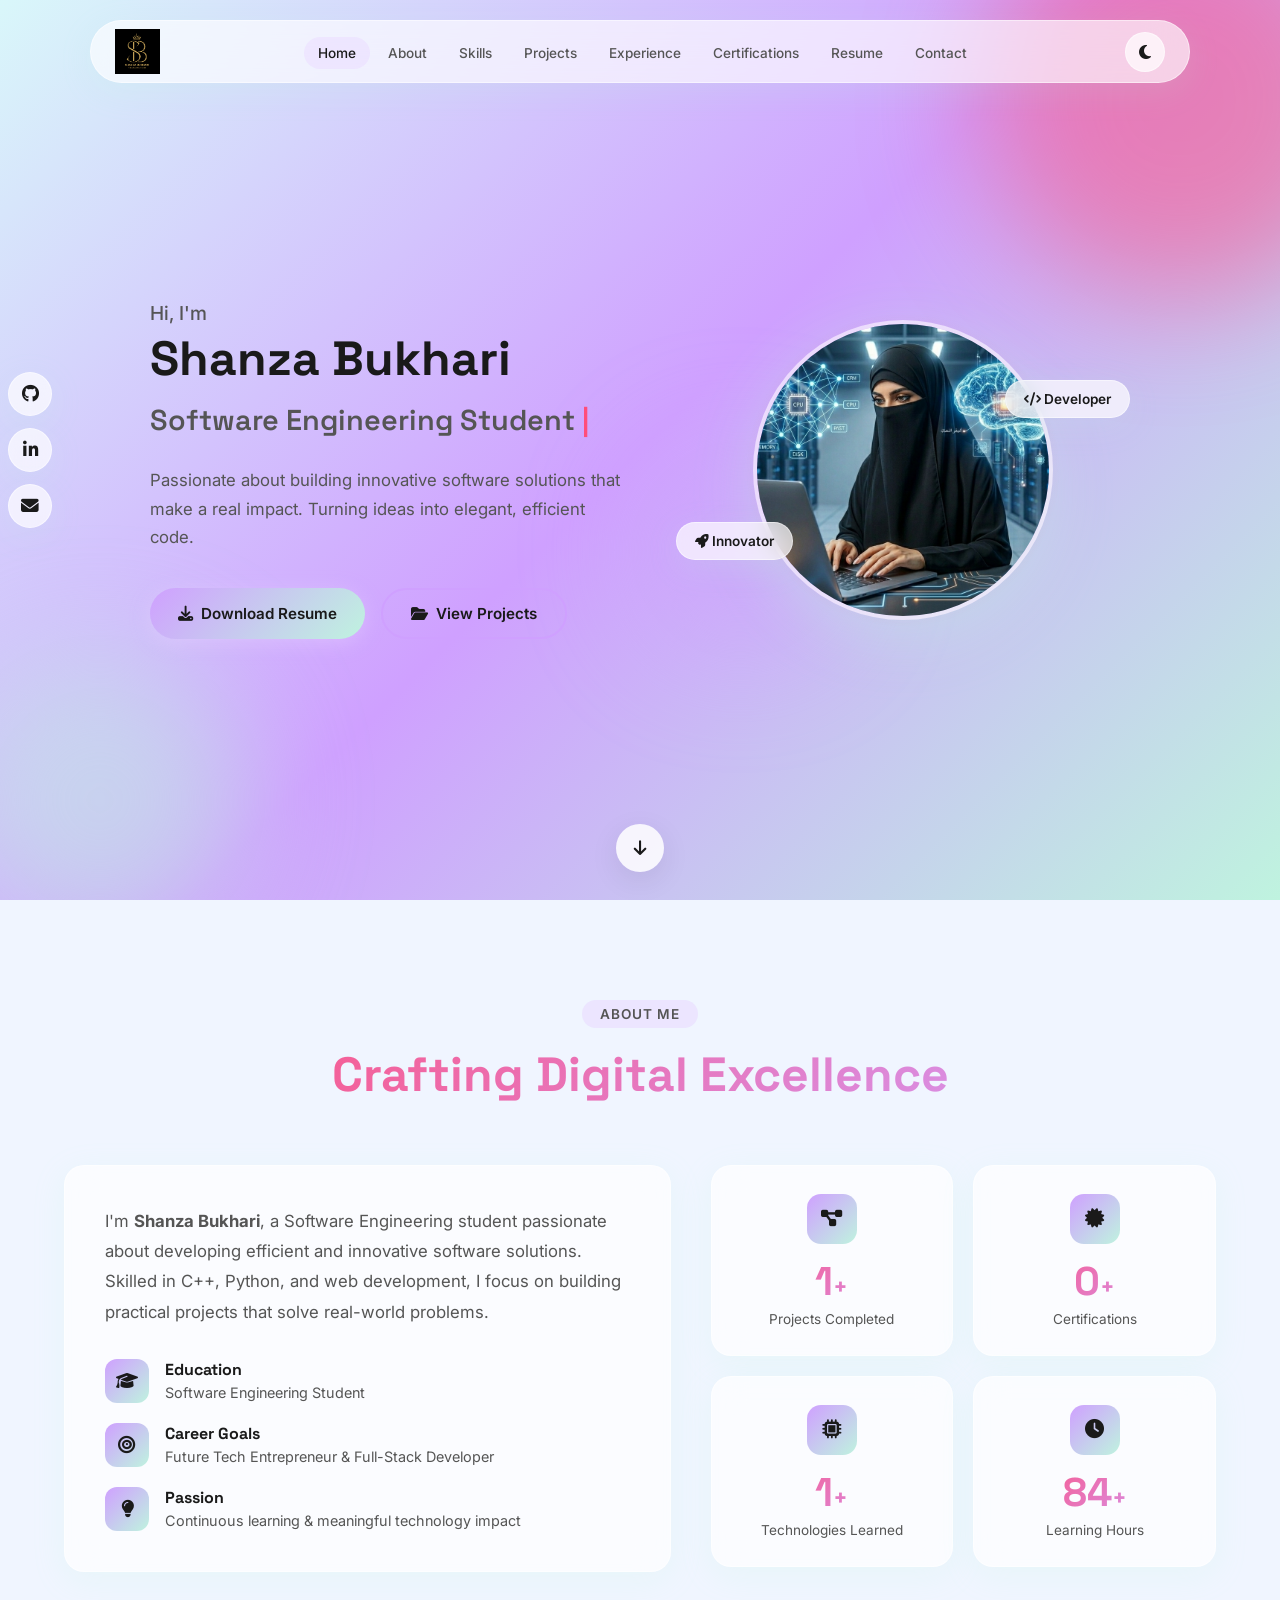
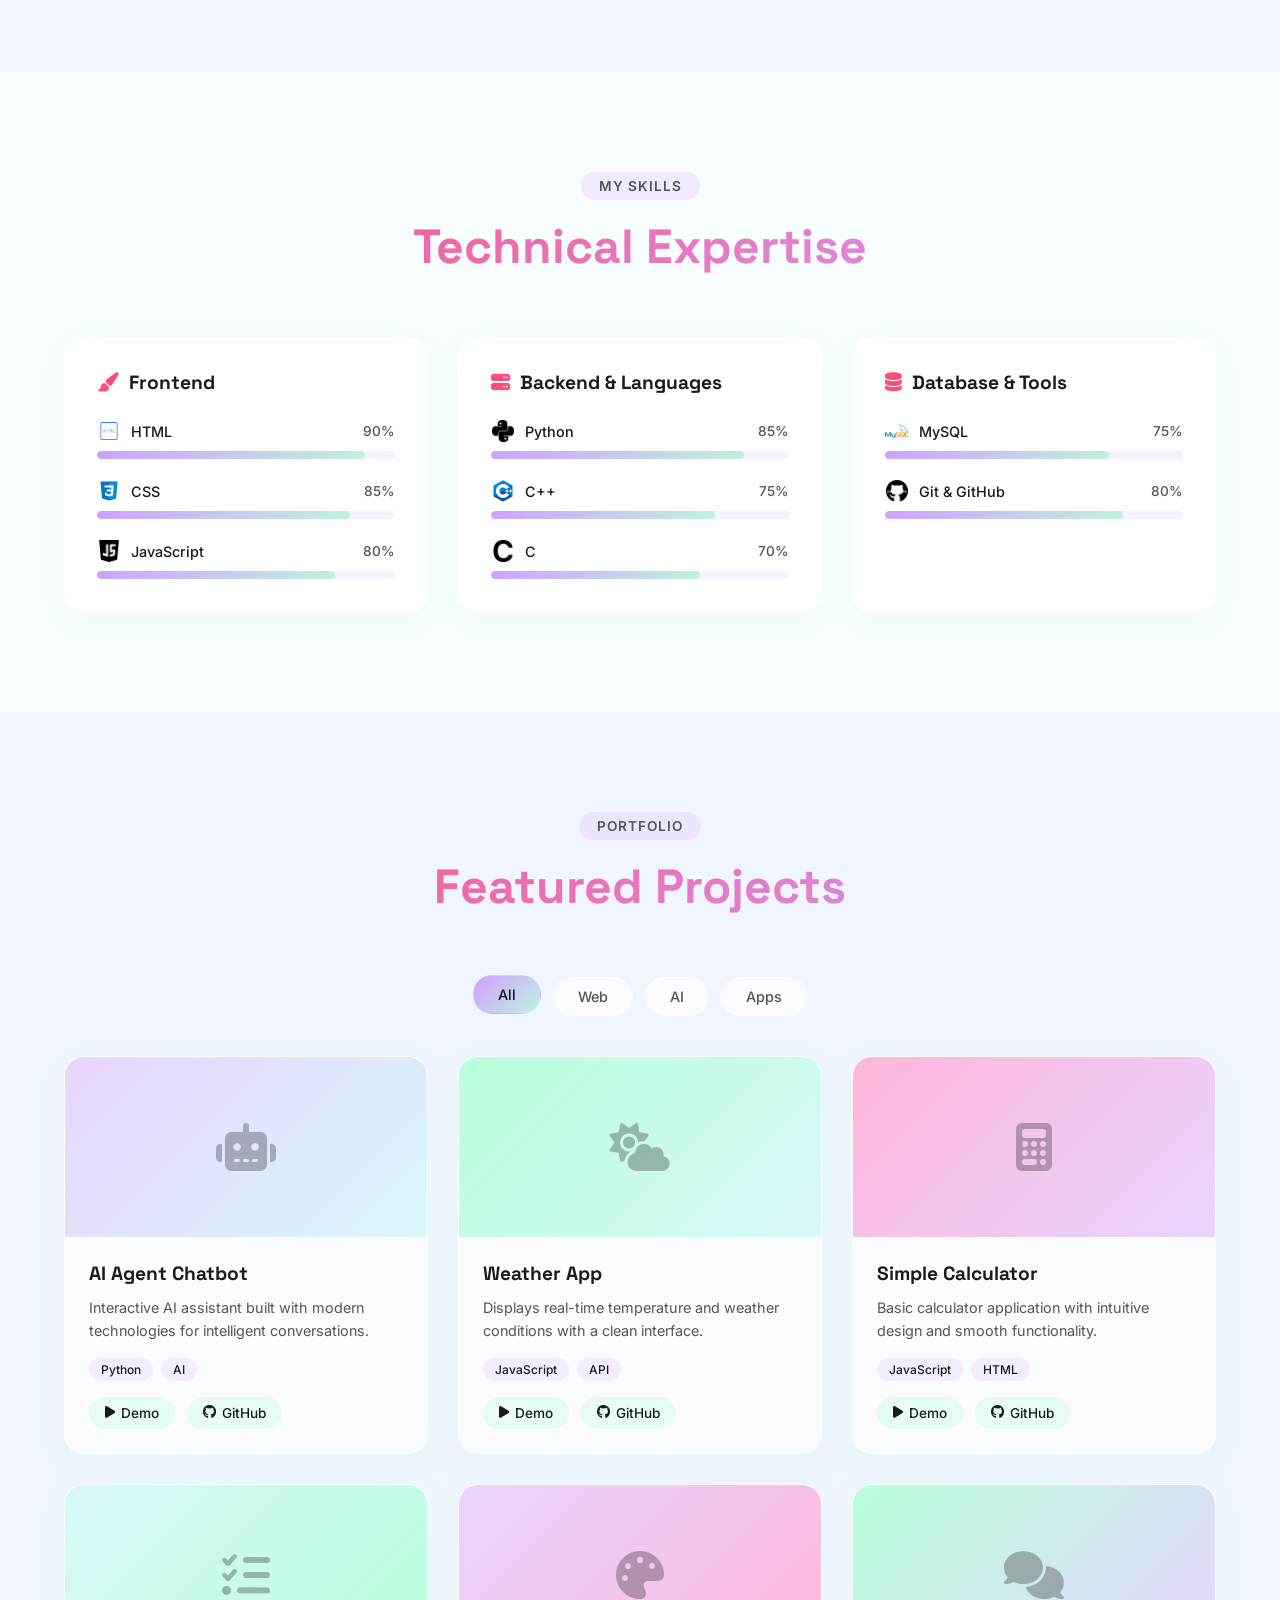
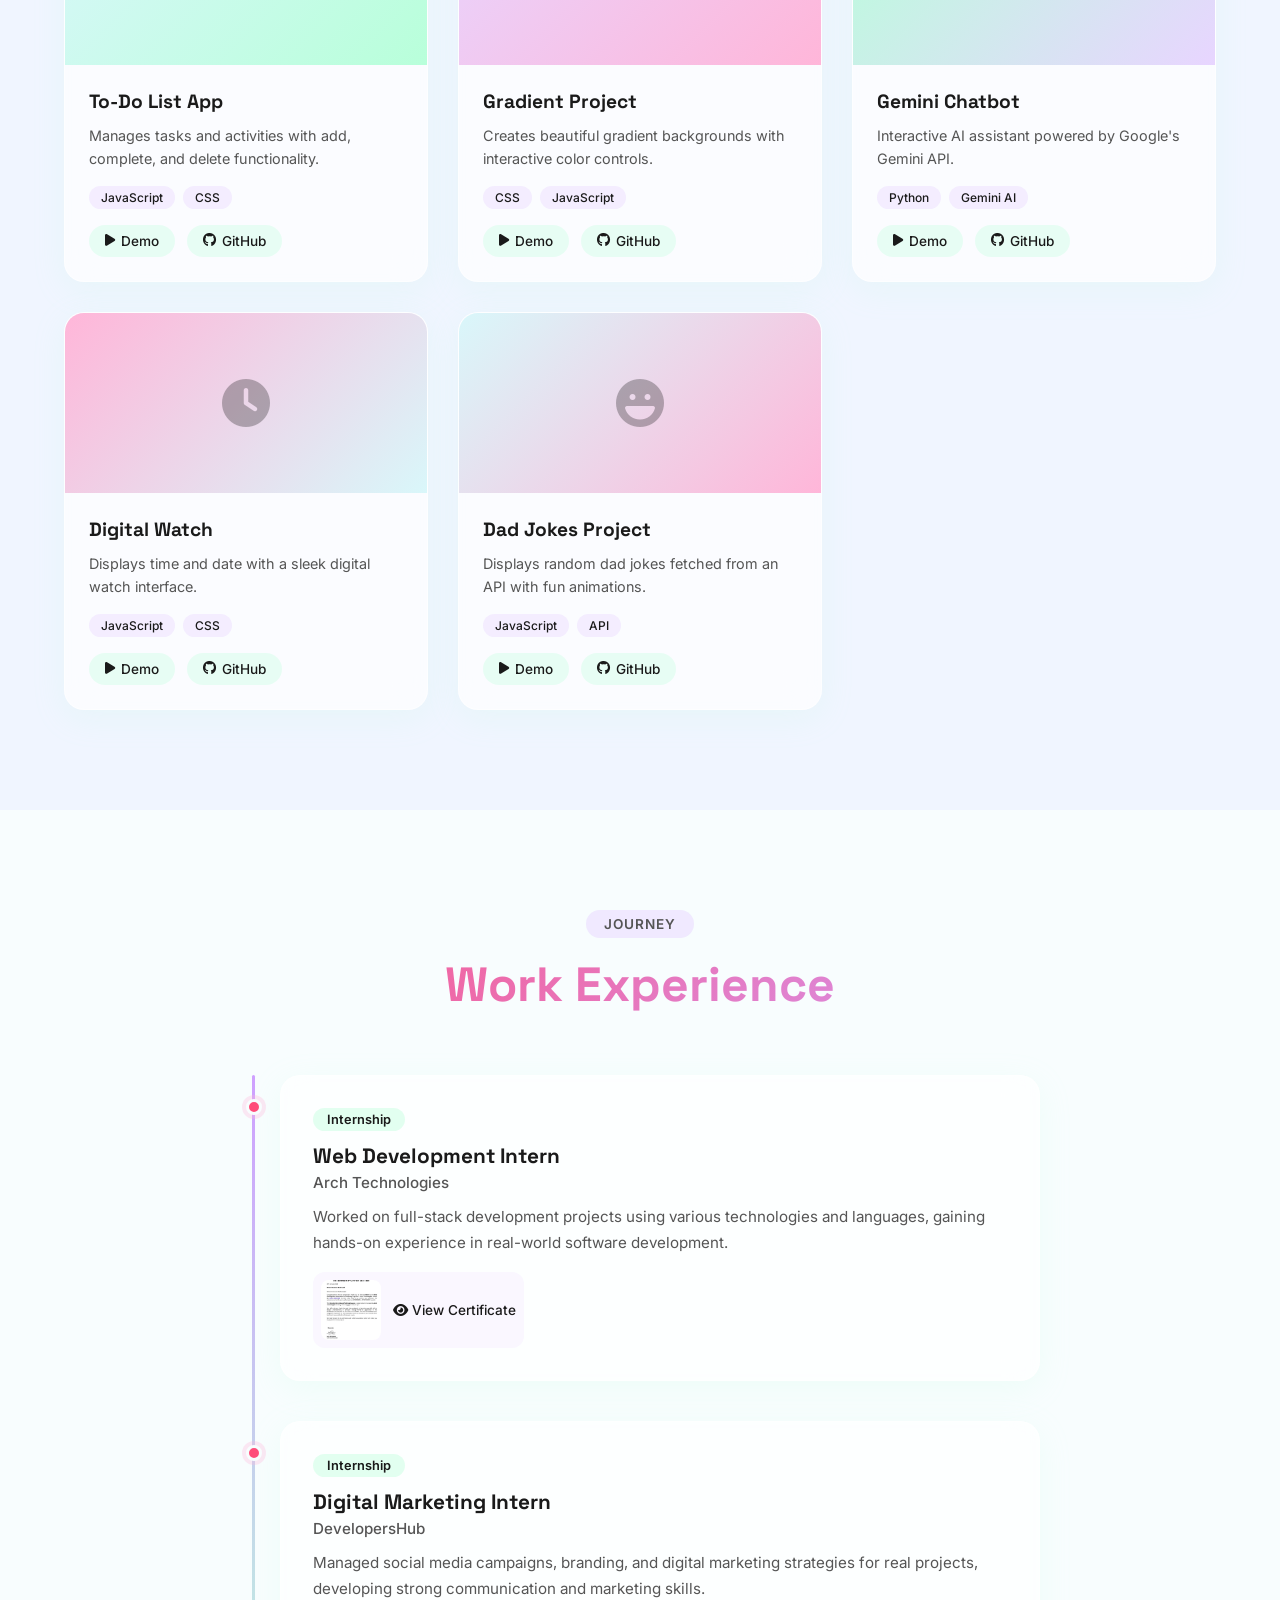
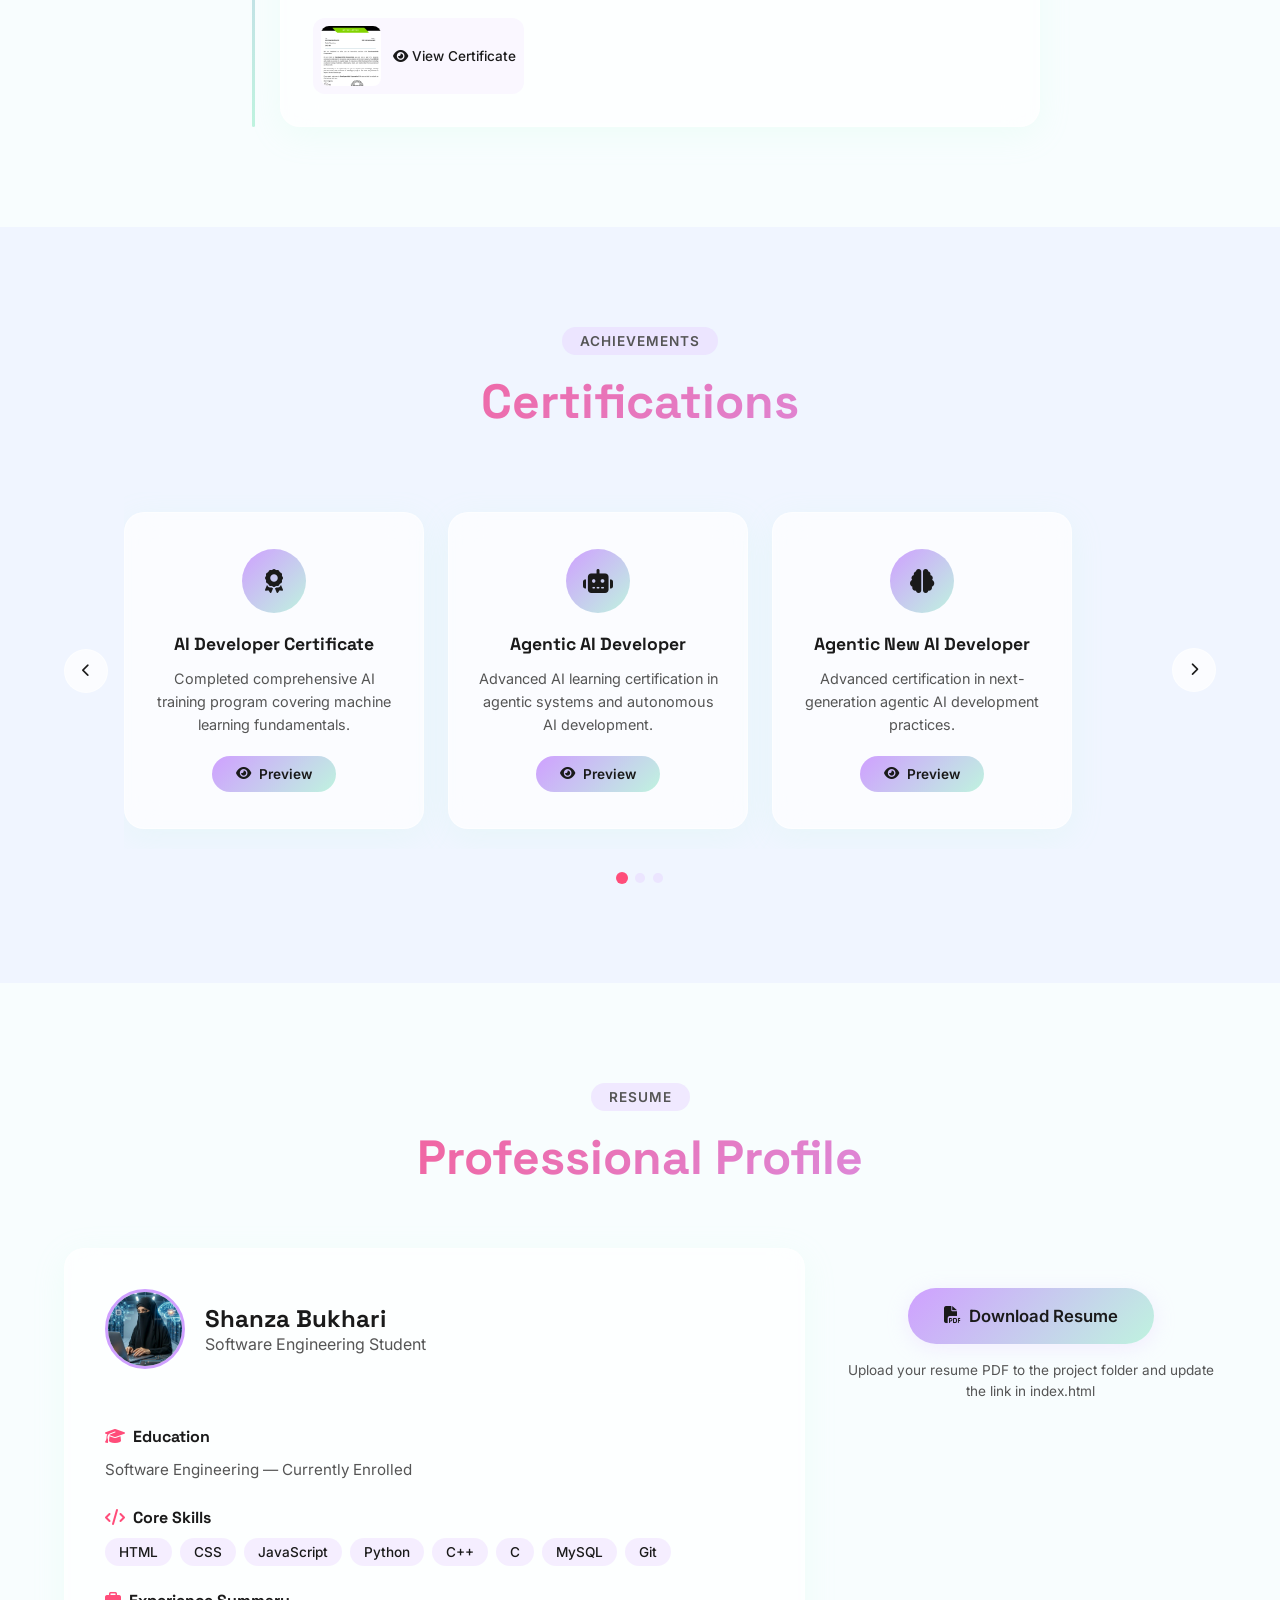
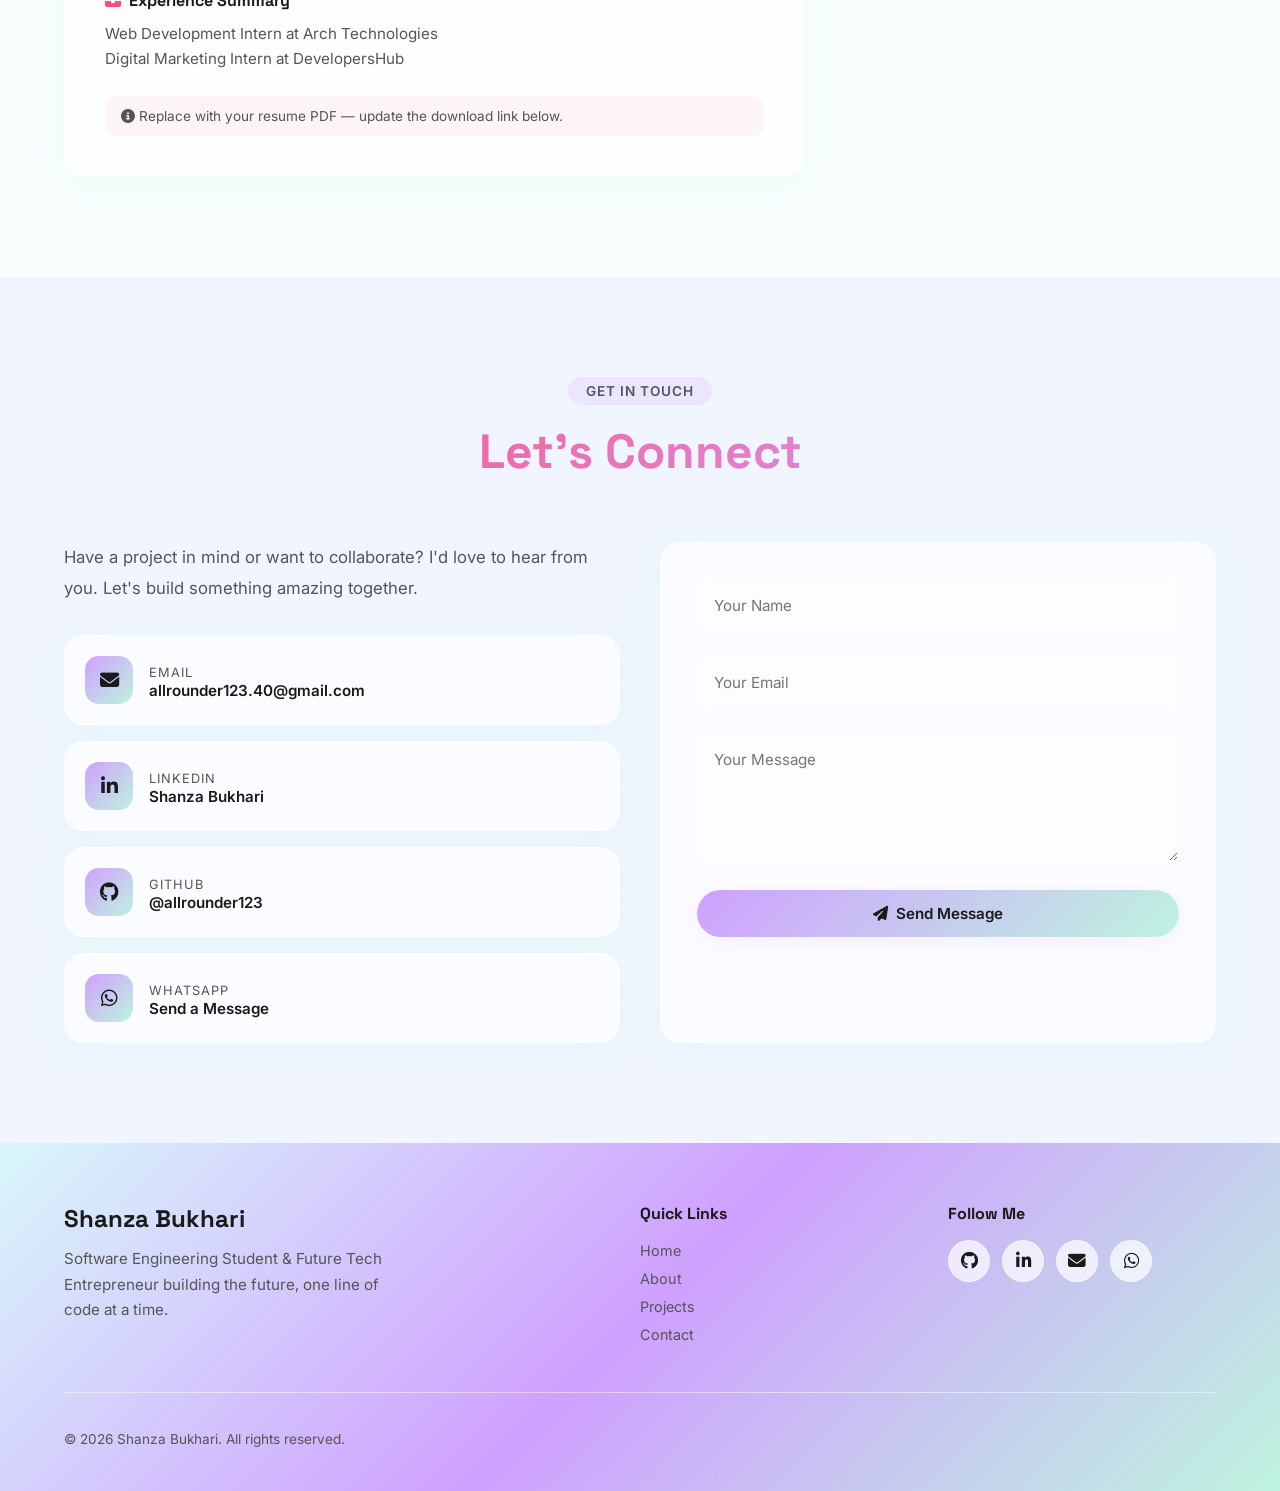
<file: certificates.html>
<!DOCTYPE html>
<html lang="en">
<head>
  <meta charset="UTF-8">
  <meta http-equiv="refresh" content="0; url=index.html#certifications">
  <title>Redirecting...</title>
  <script>window.location.replace('index.html#certifications');</script>
</head>
<body>
  <p>Redirecting to <a href="index.html#certifications">Certifications</a>...</p>
</body>
</html>
</file>
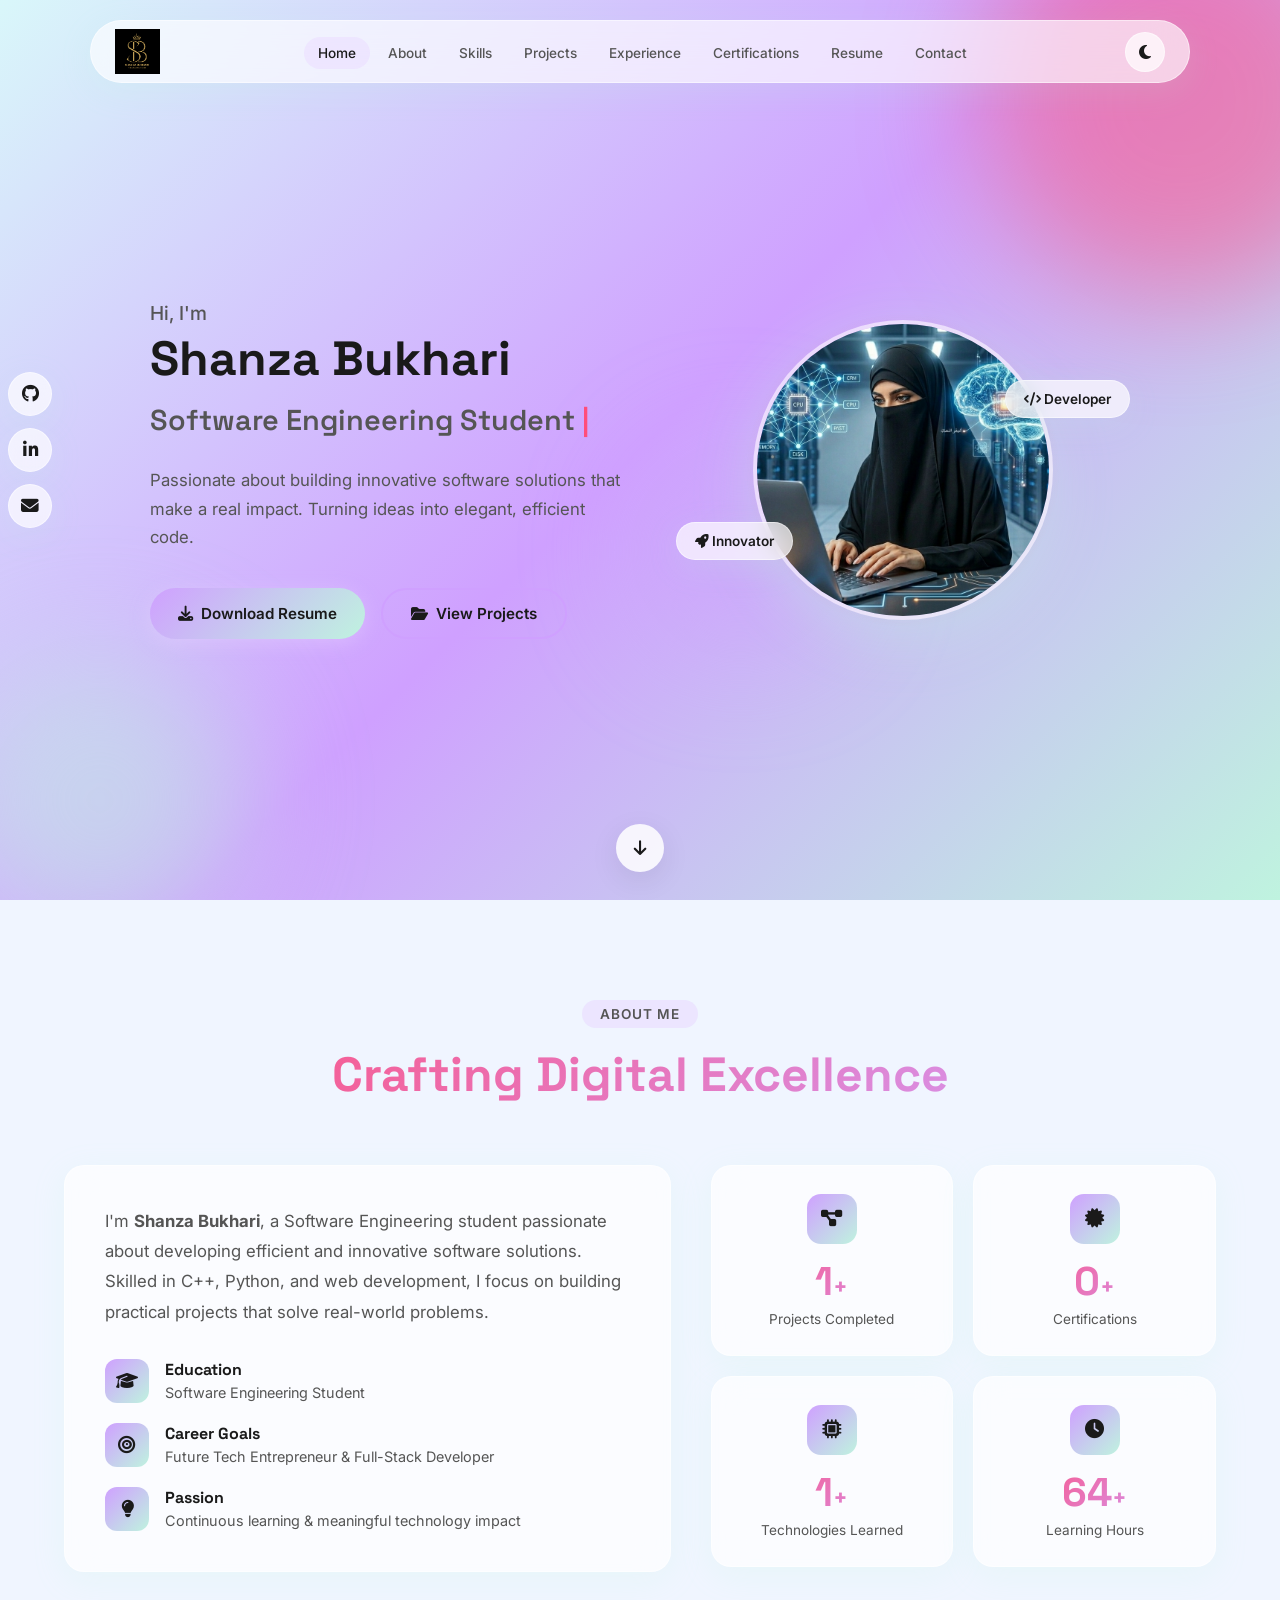
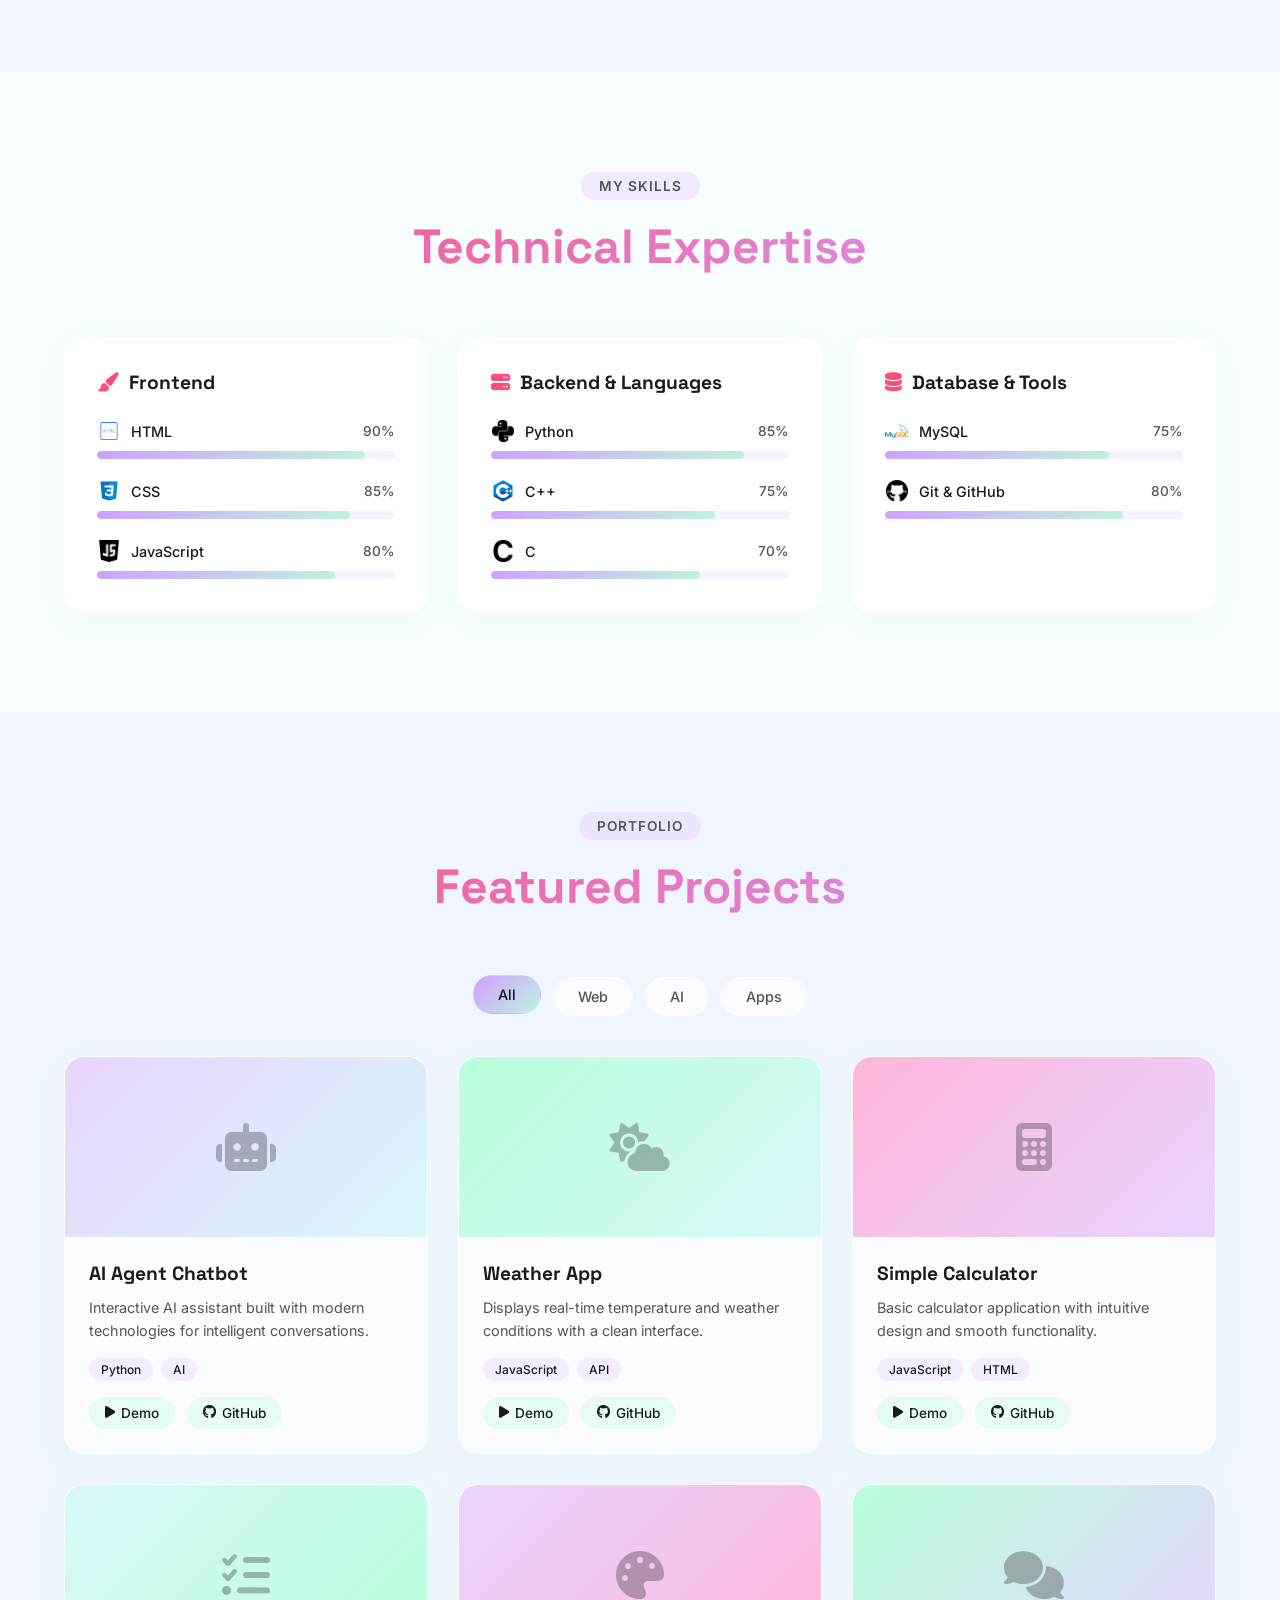
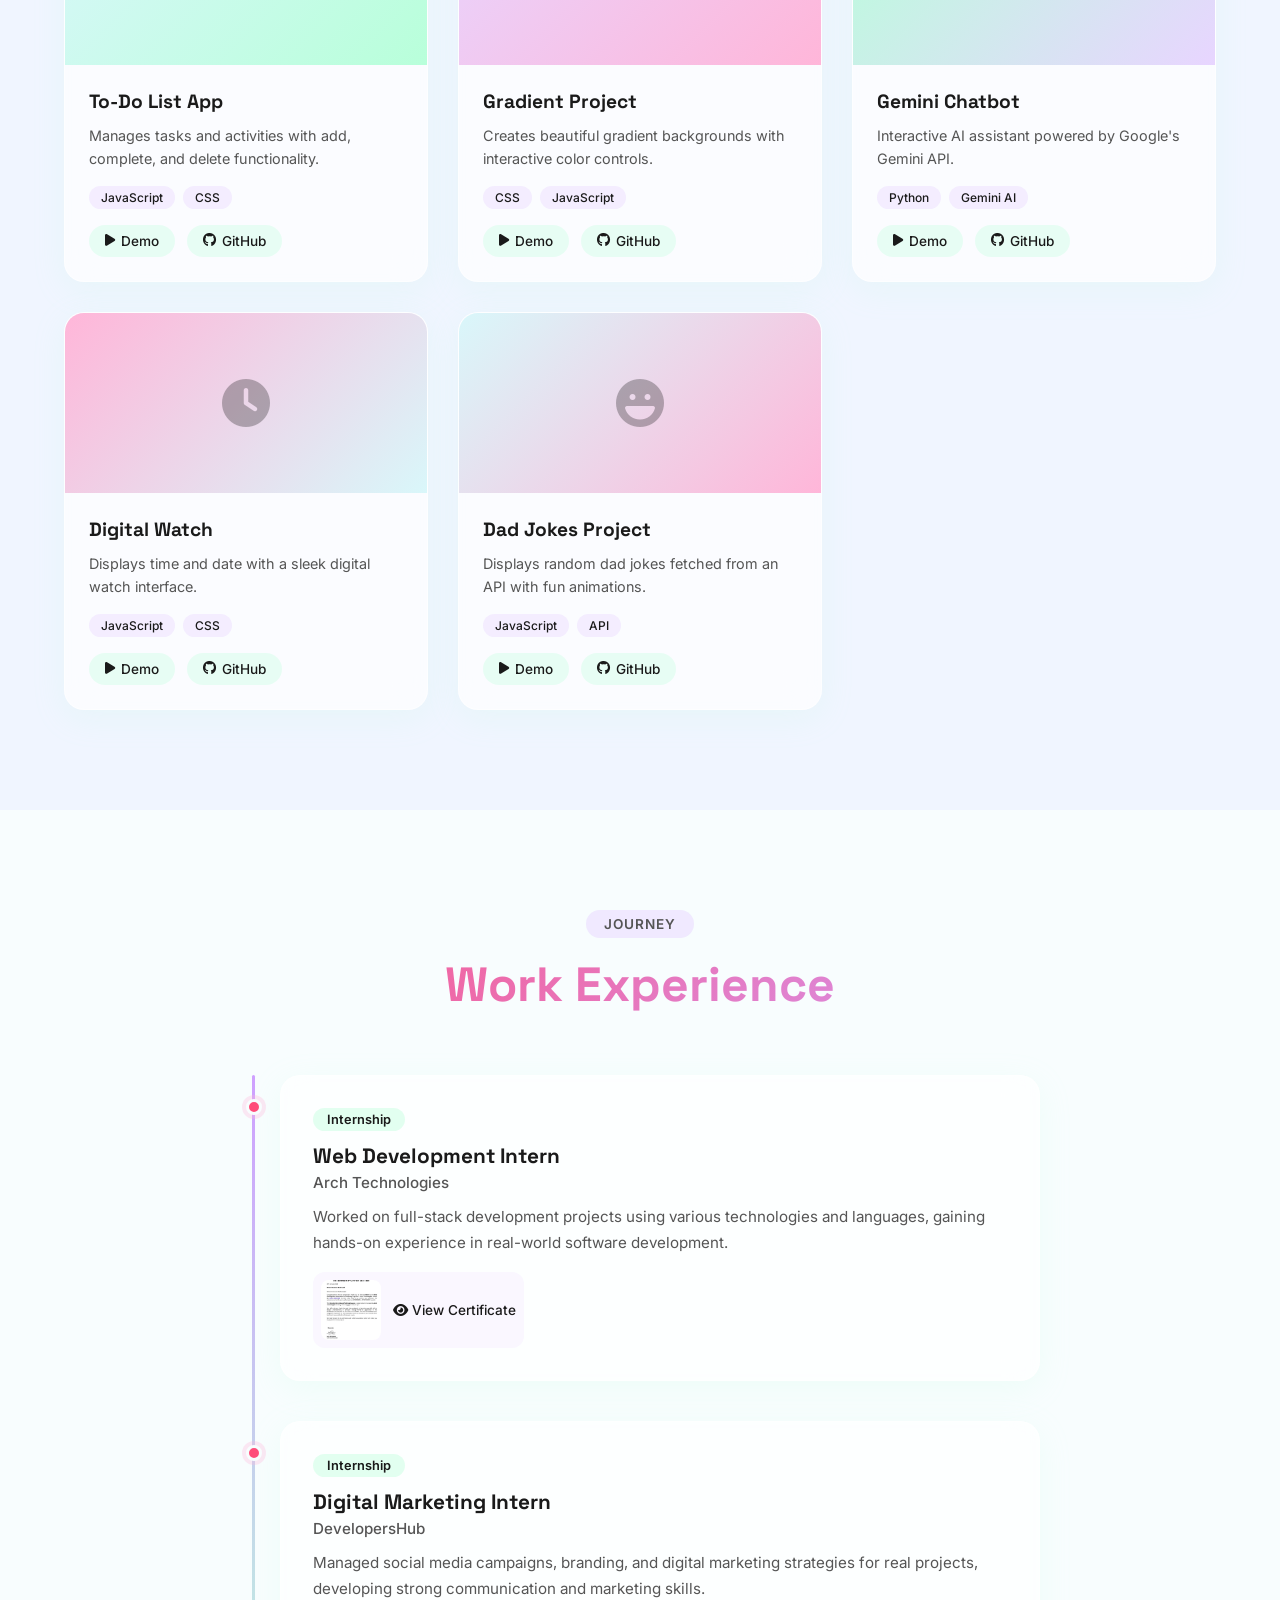
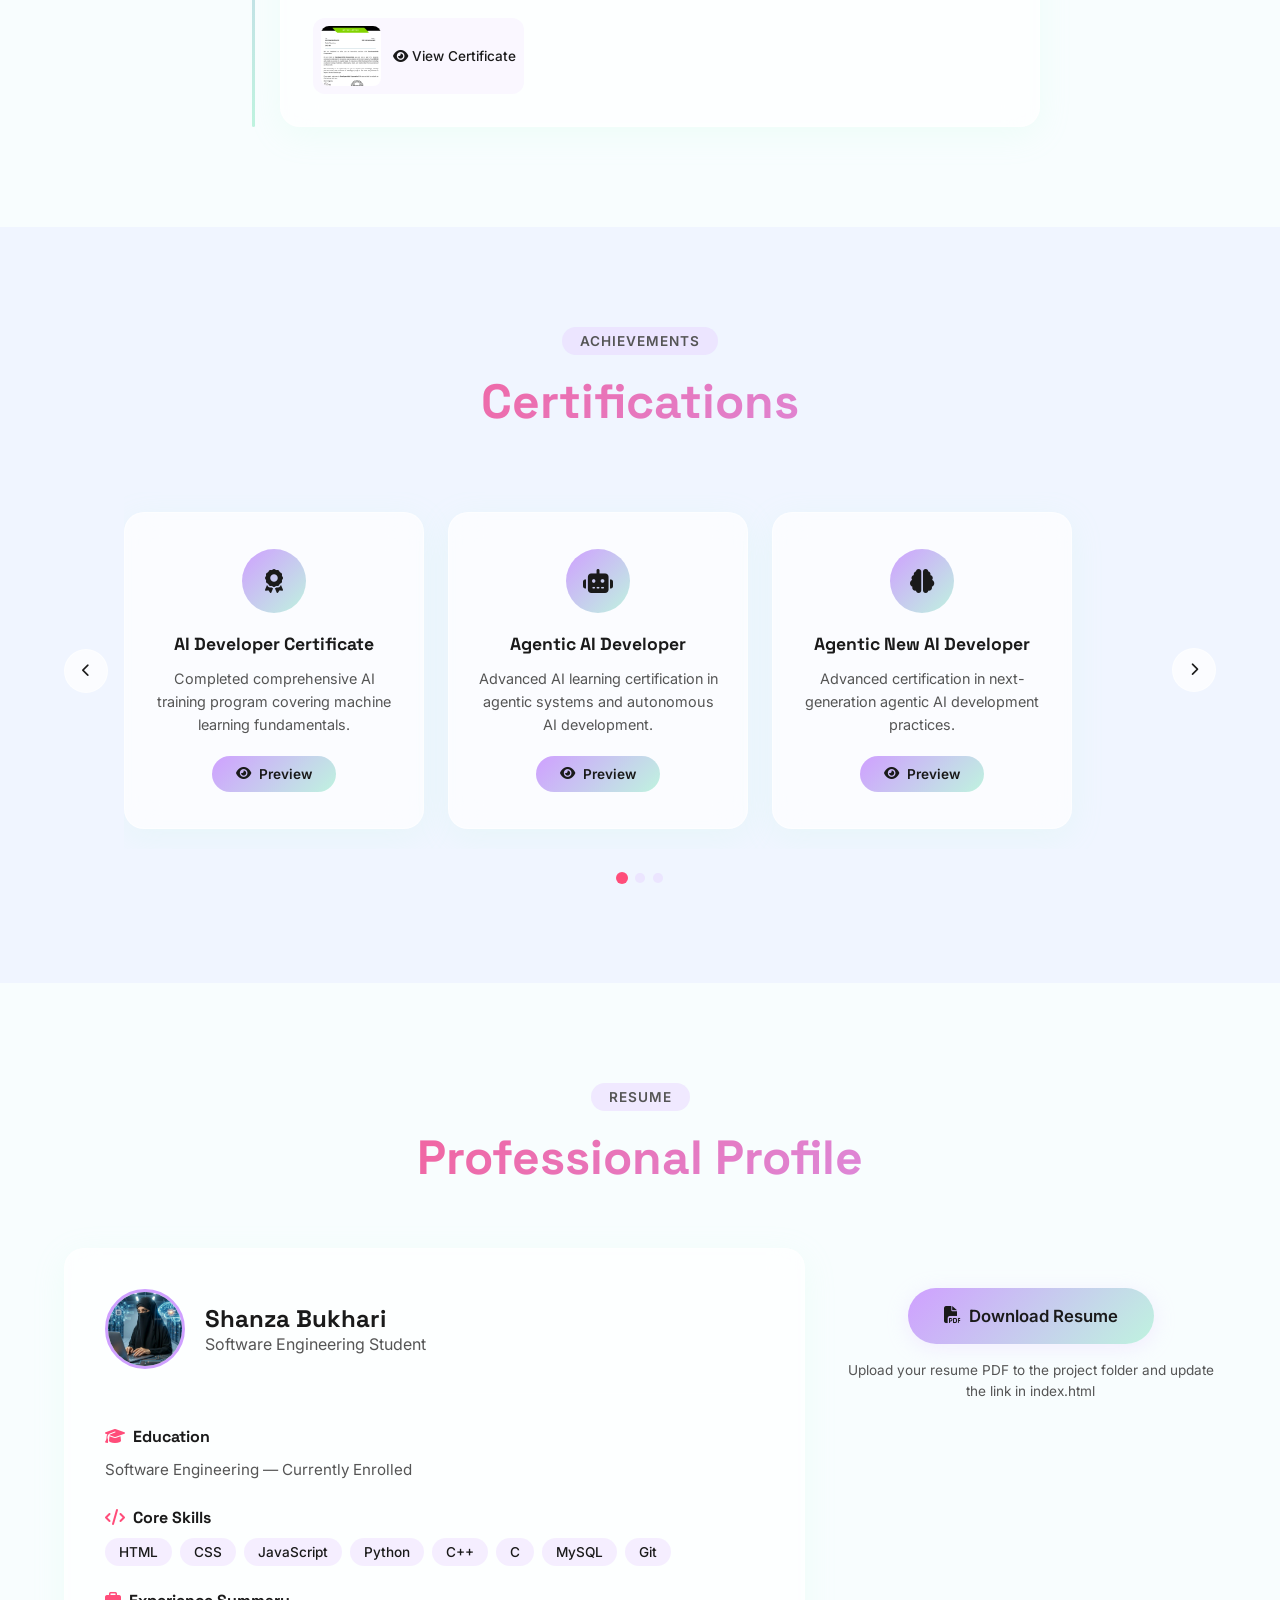
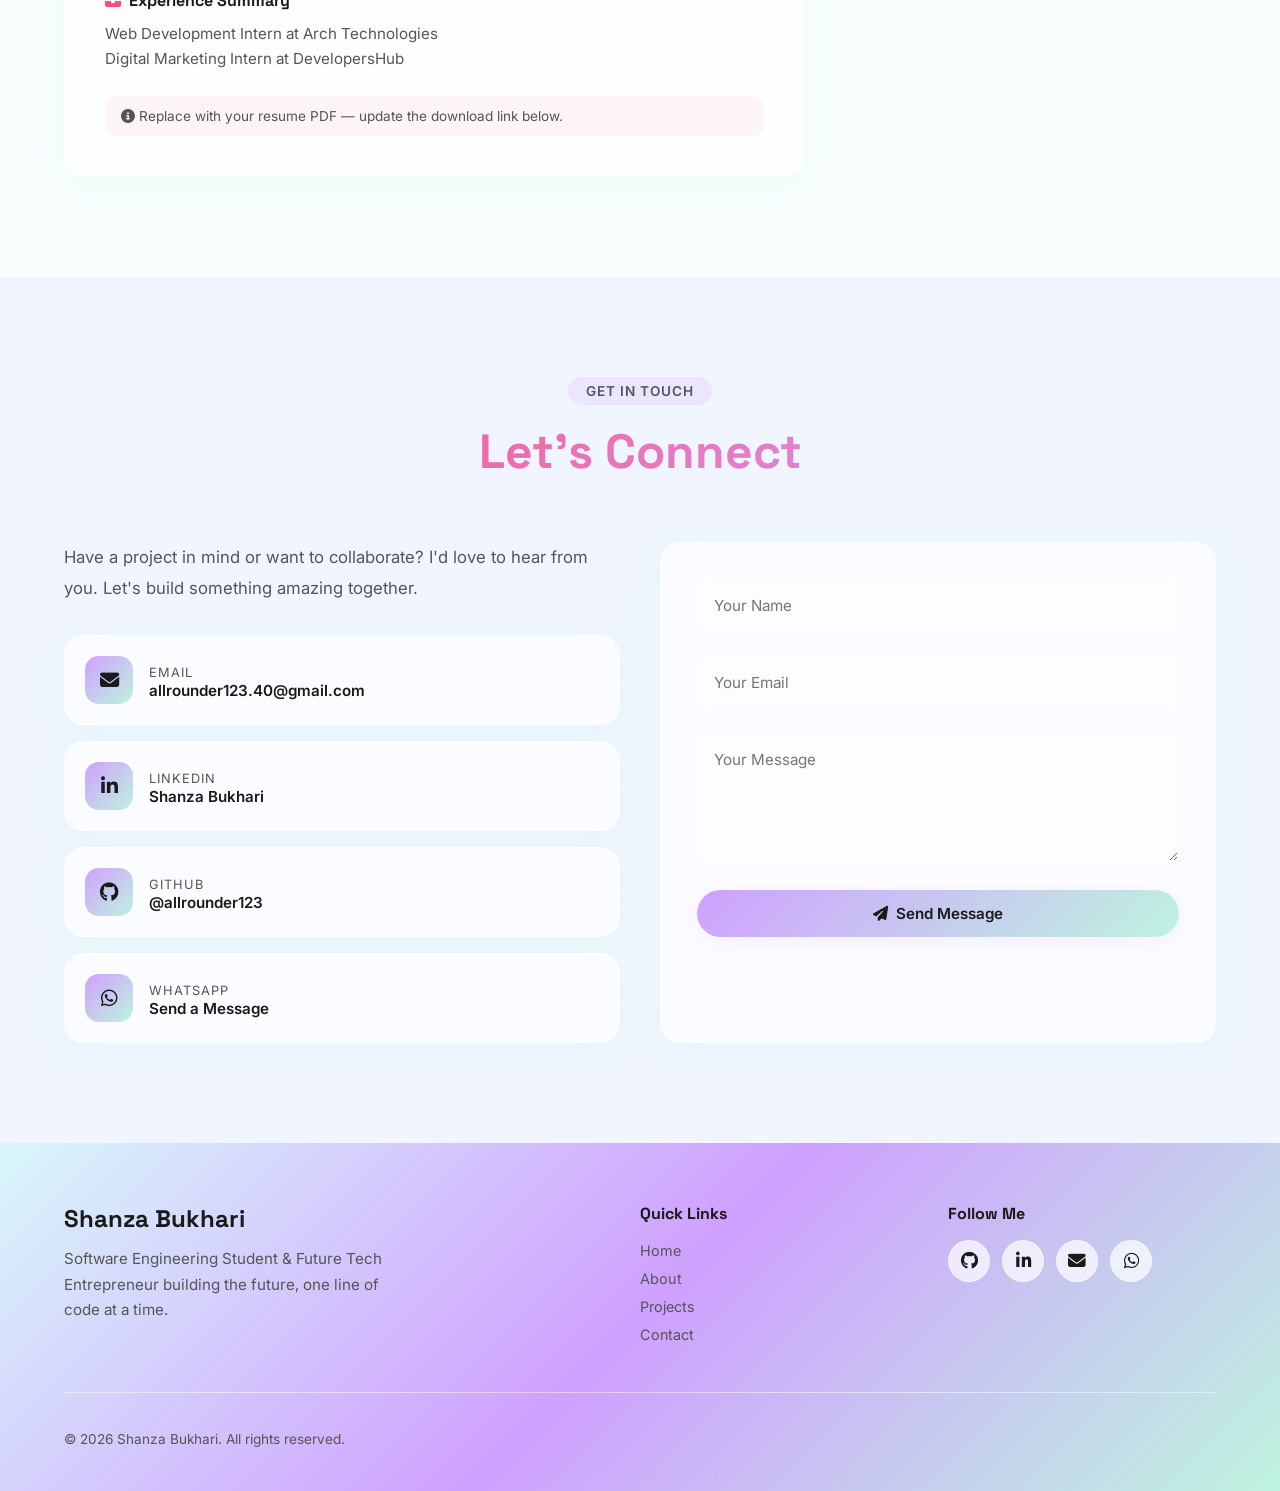
<file: contact.html>
<!DOCTYPE html>
<html lang="en">
<head>
  <meta charset="UTF-8">
  <meta http-equiv="refresh" content="0; url=index.html#contact">
  <title>Redirecting...</title>
  <script>window.location.replace('index.html#contact');</script>
</head>
<body>
  <p>Redirecting to <a href="index.html#contact">Contact</a>...</p>
</body>
</html>
</file>
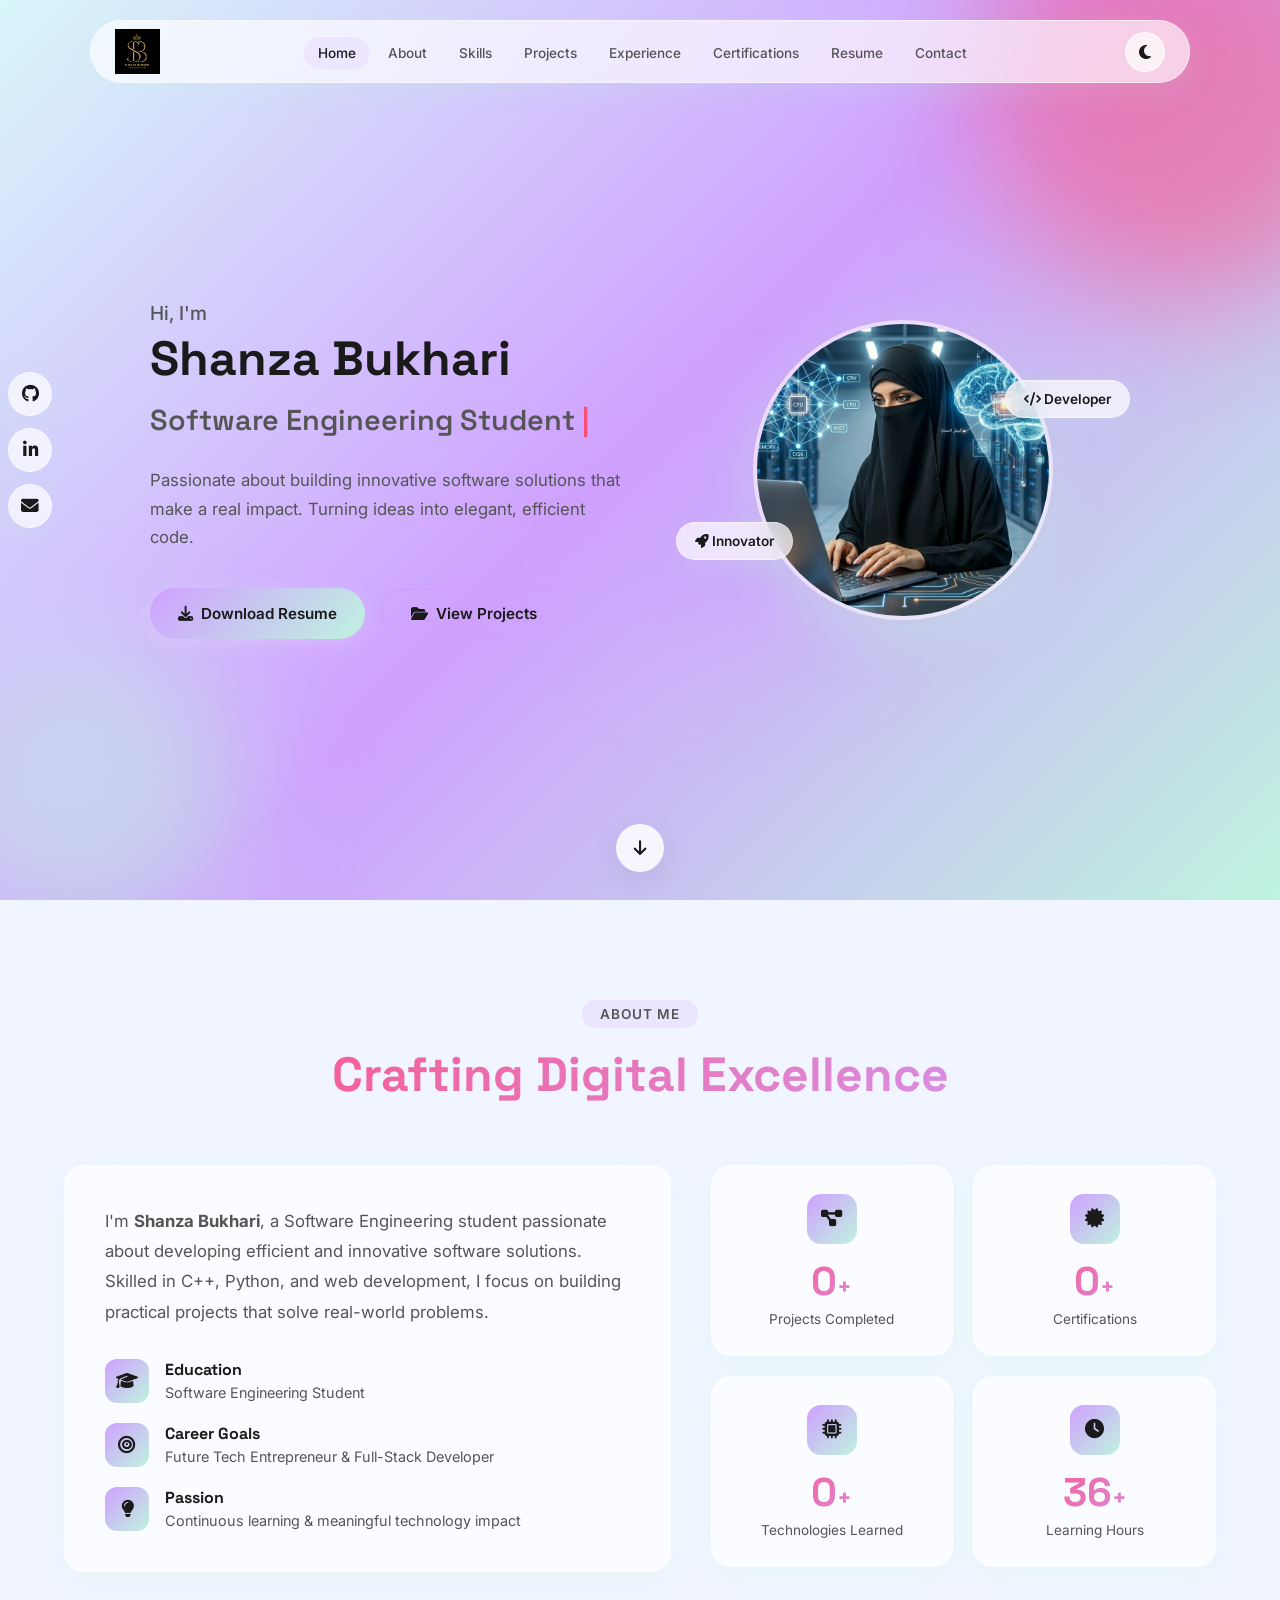
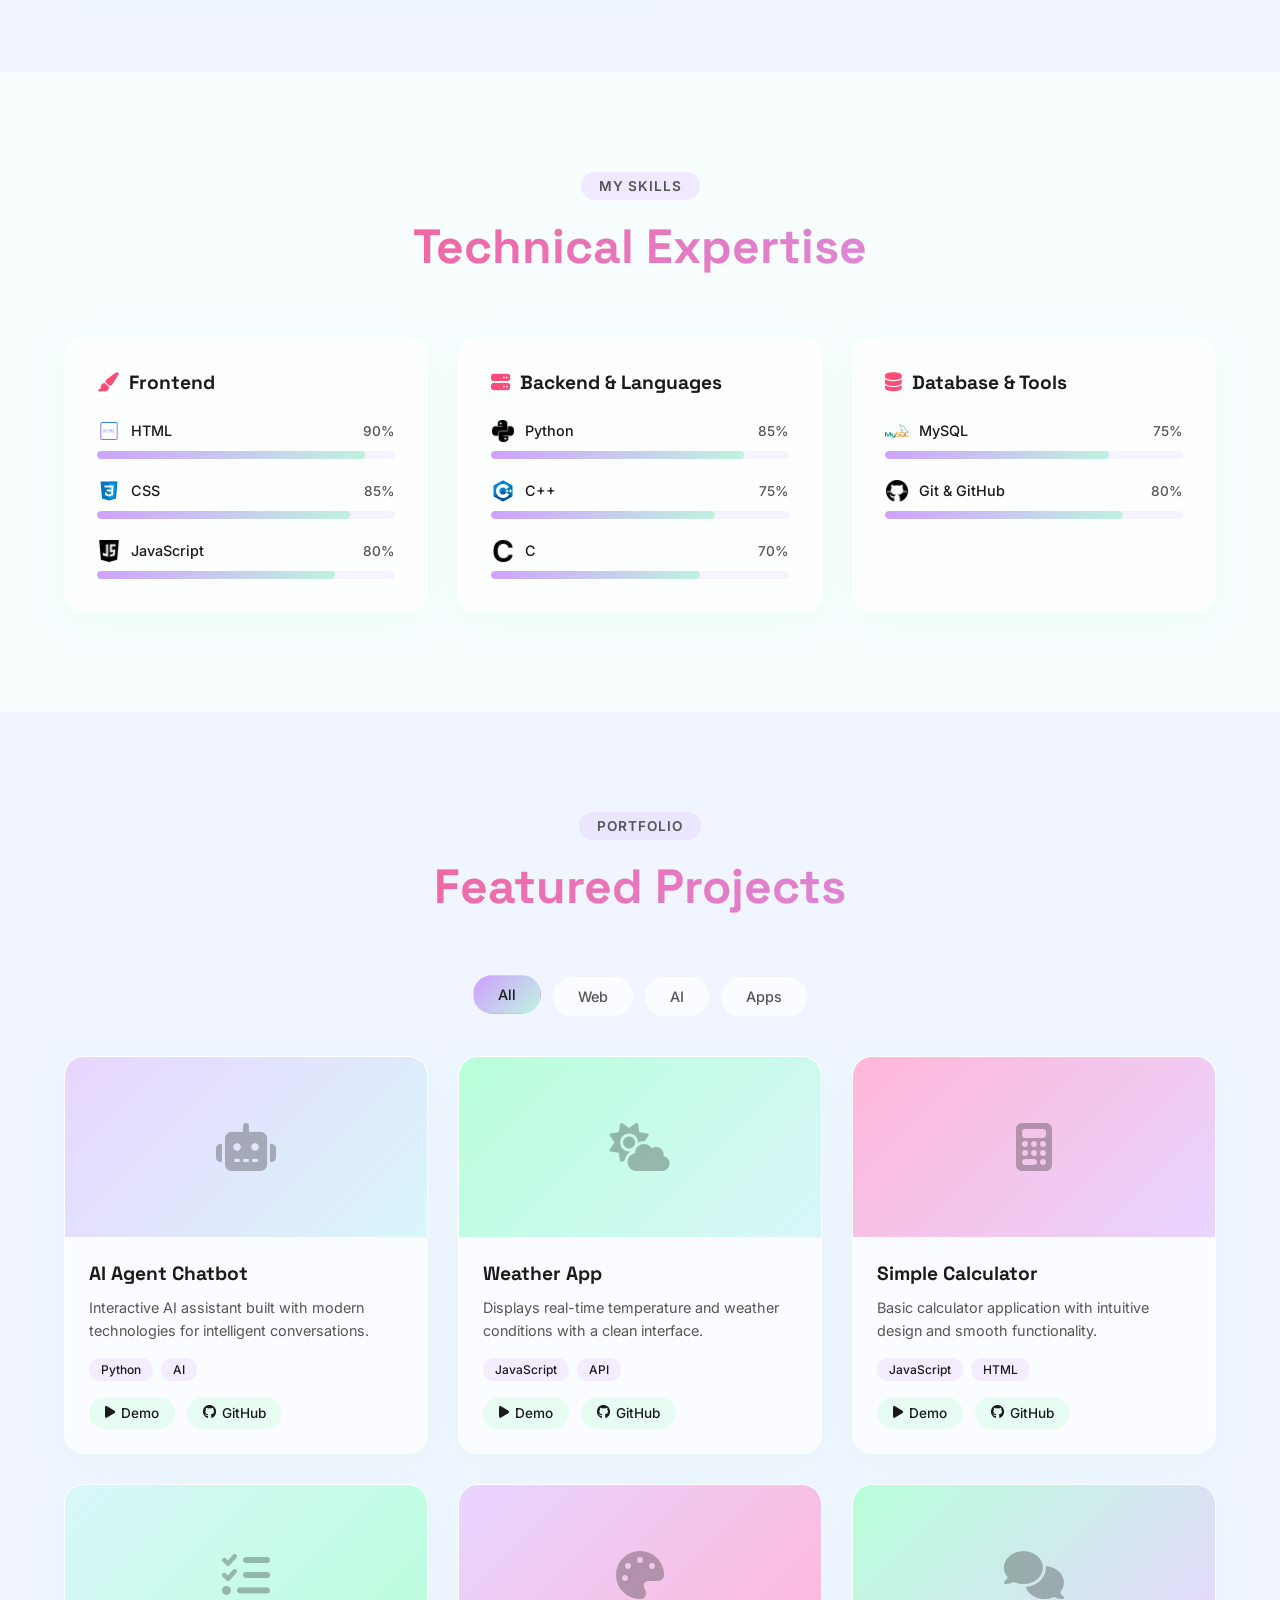
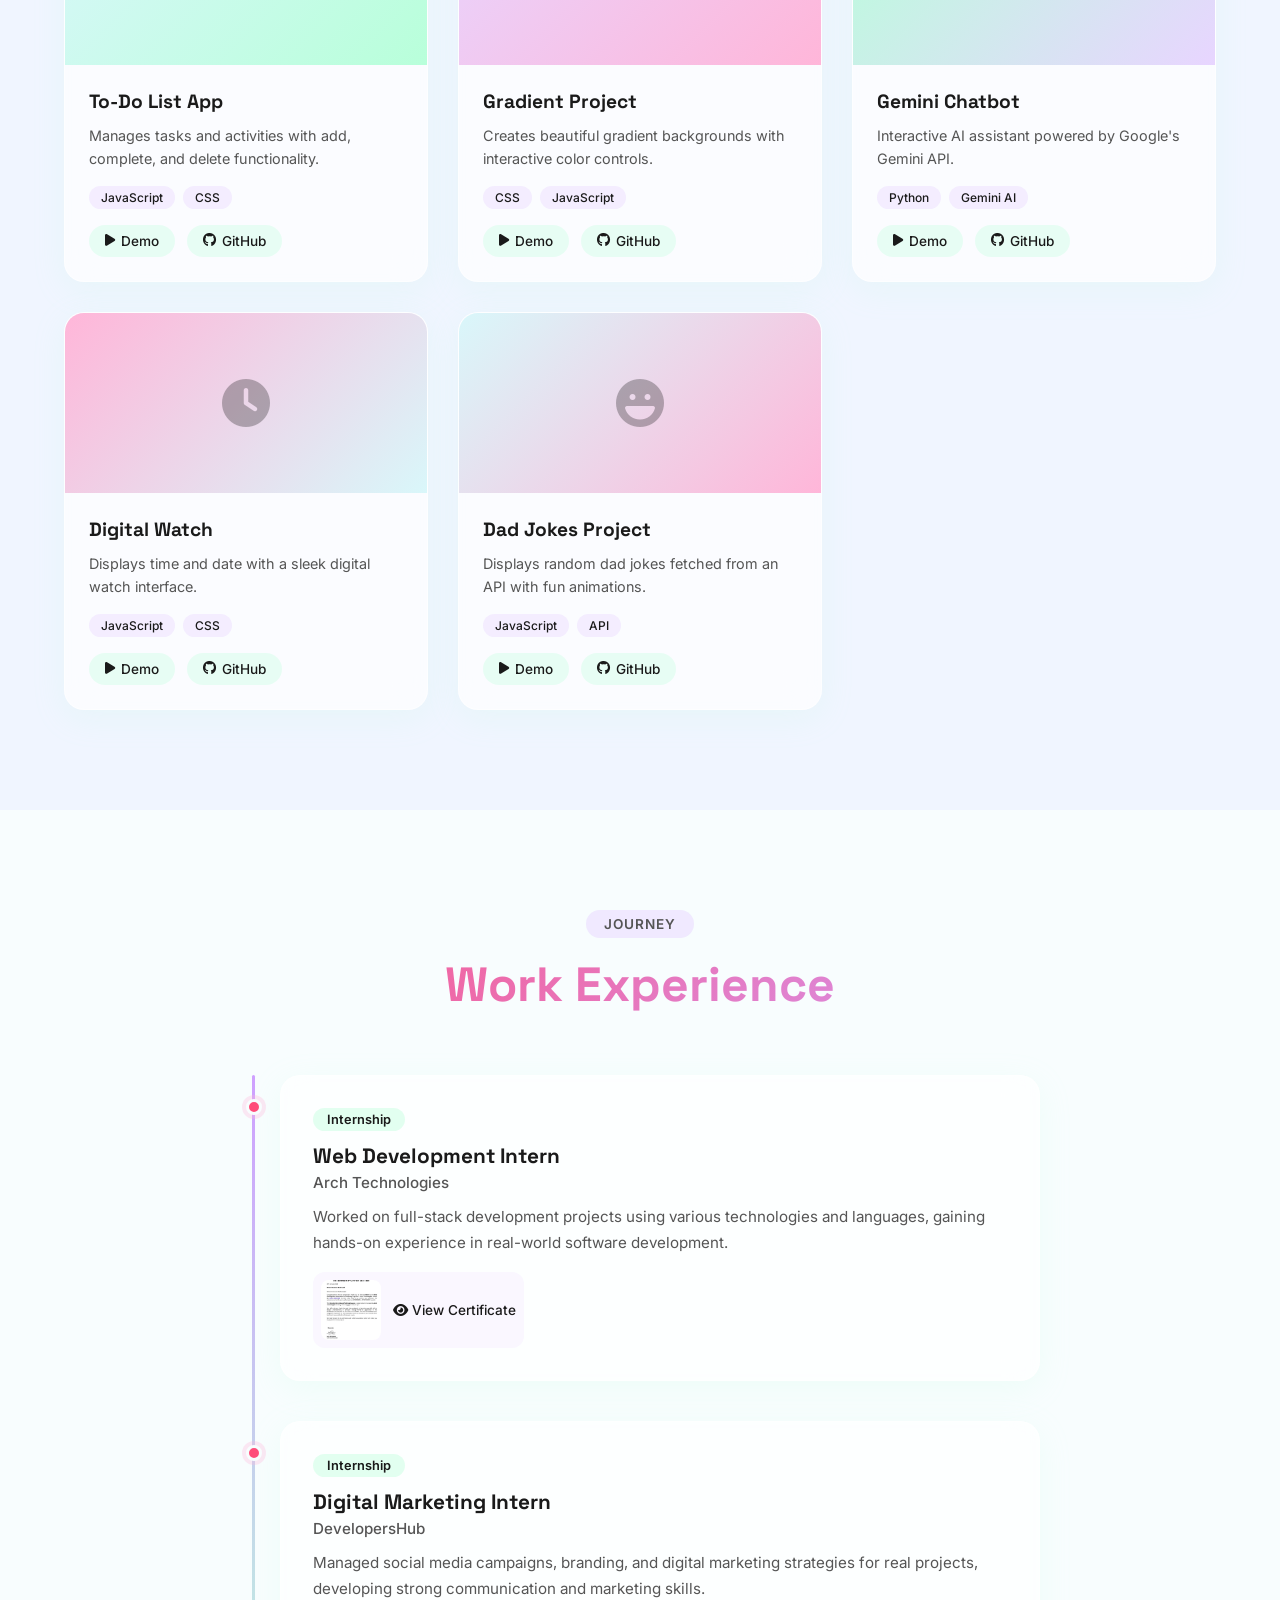
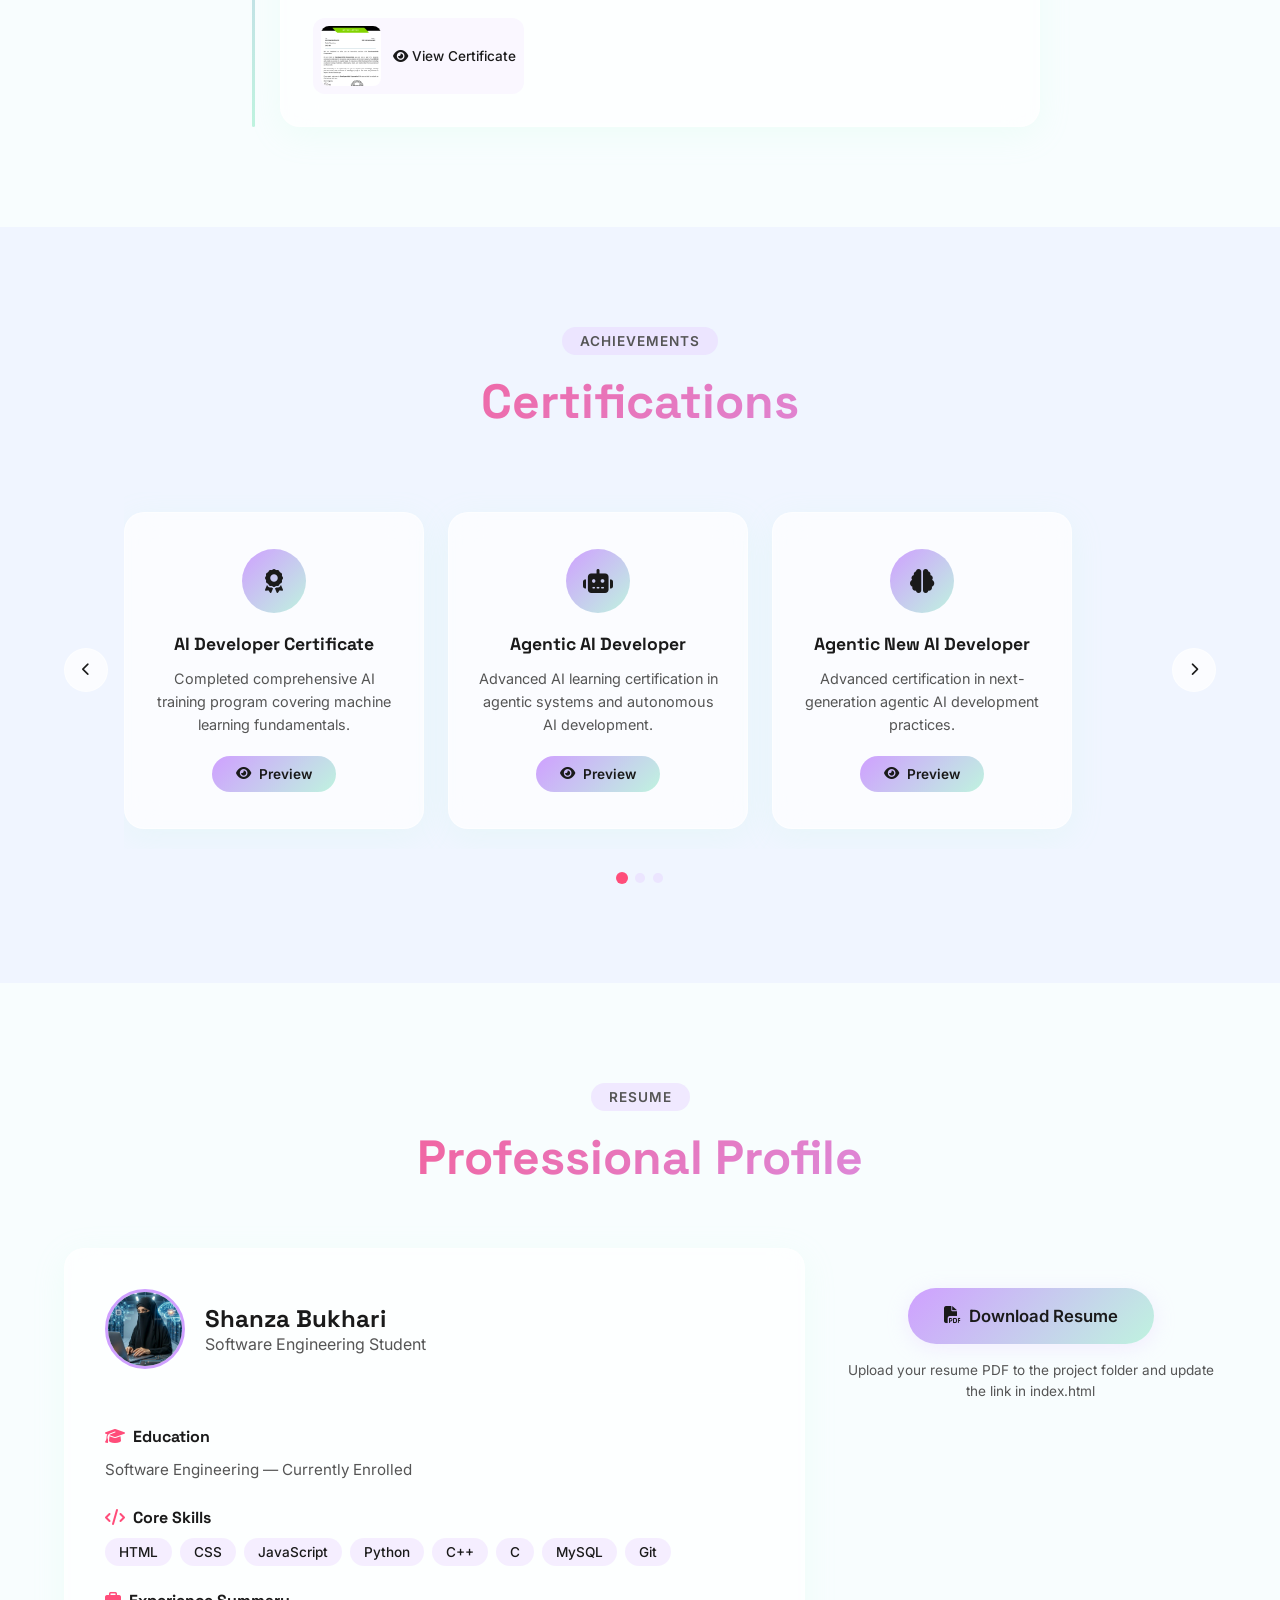
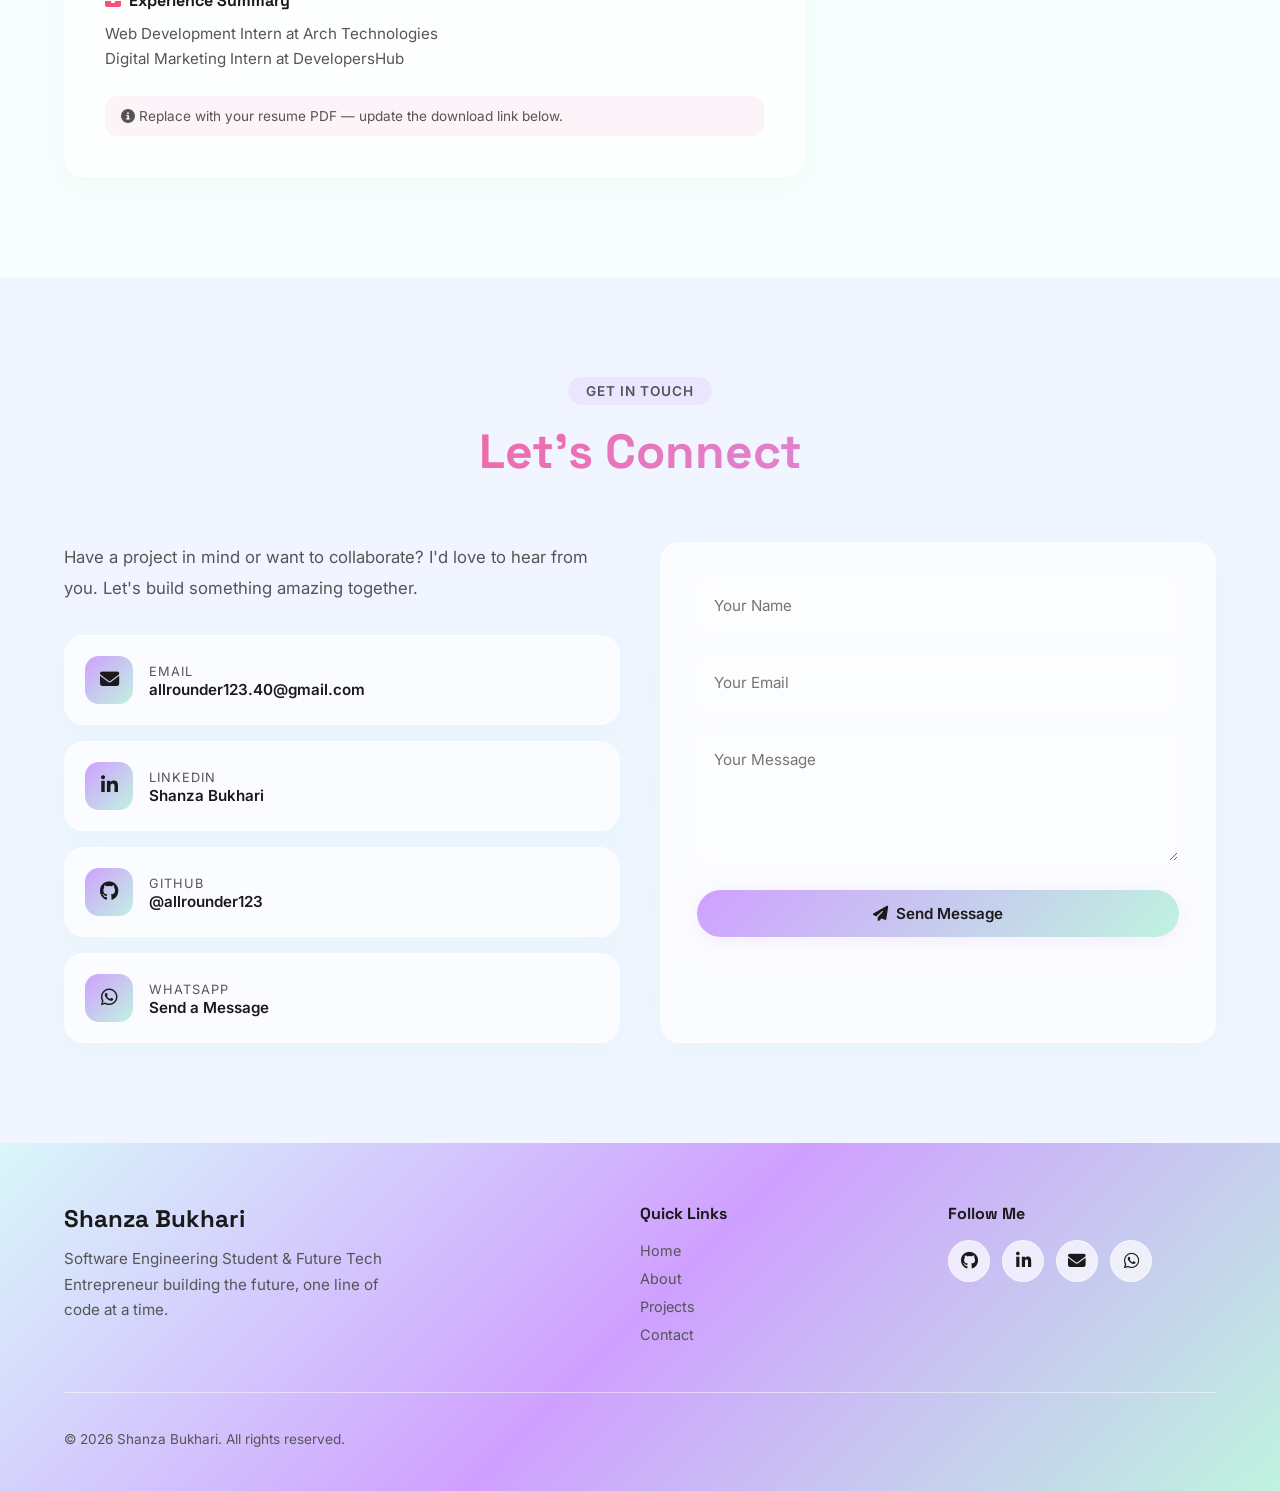
<file: experience.html>
<!DOCTYPE html>
<html lang="en">
<head>
  <meta charset="UTF-8">
  <meta http-equiv="refresh" content="0; url=index.html#experience">
  <title>Redirecting...</title>
  <script>window.location.replace('index.html#experience');</script>
</head>
<body>
  <p>Redirecting to <a href="index.html#experience">Experience</a>...</p>
</body>
</html>
</file>
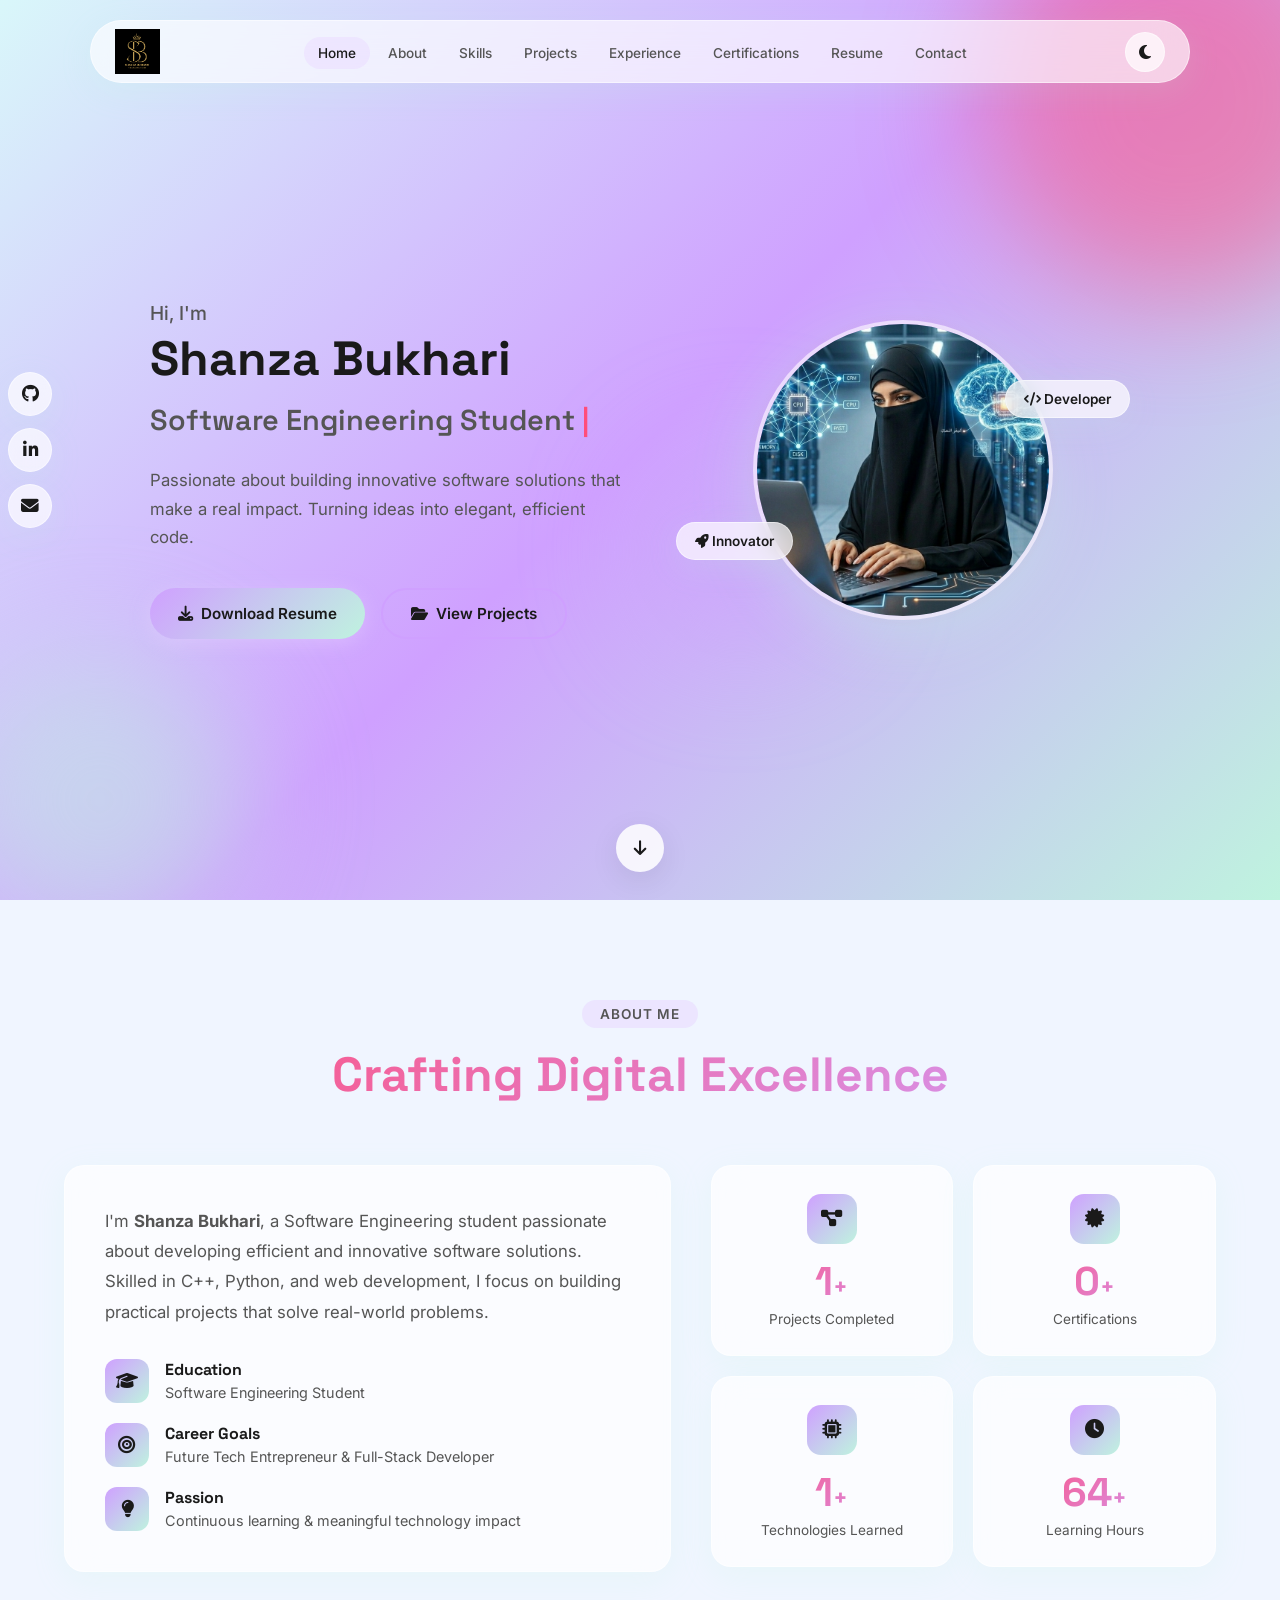
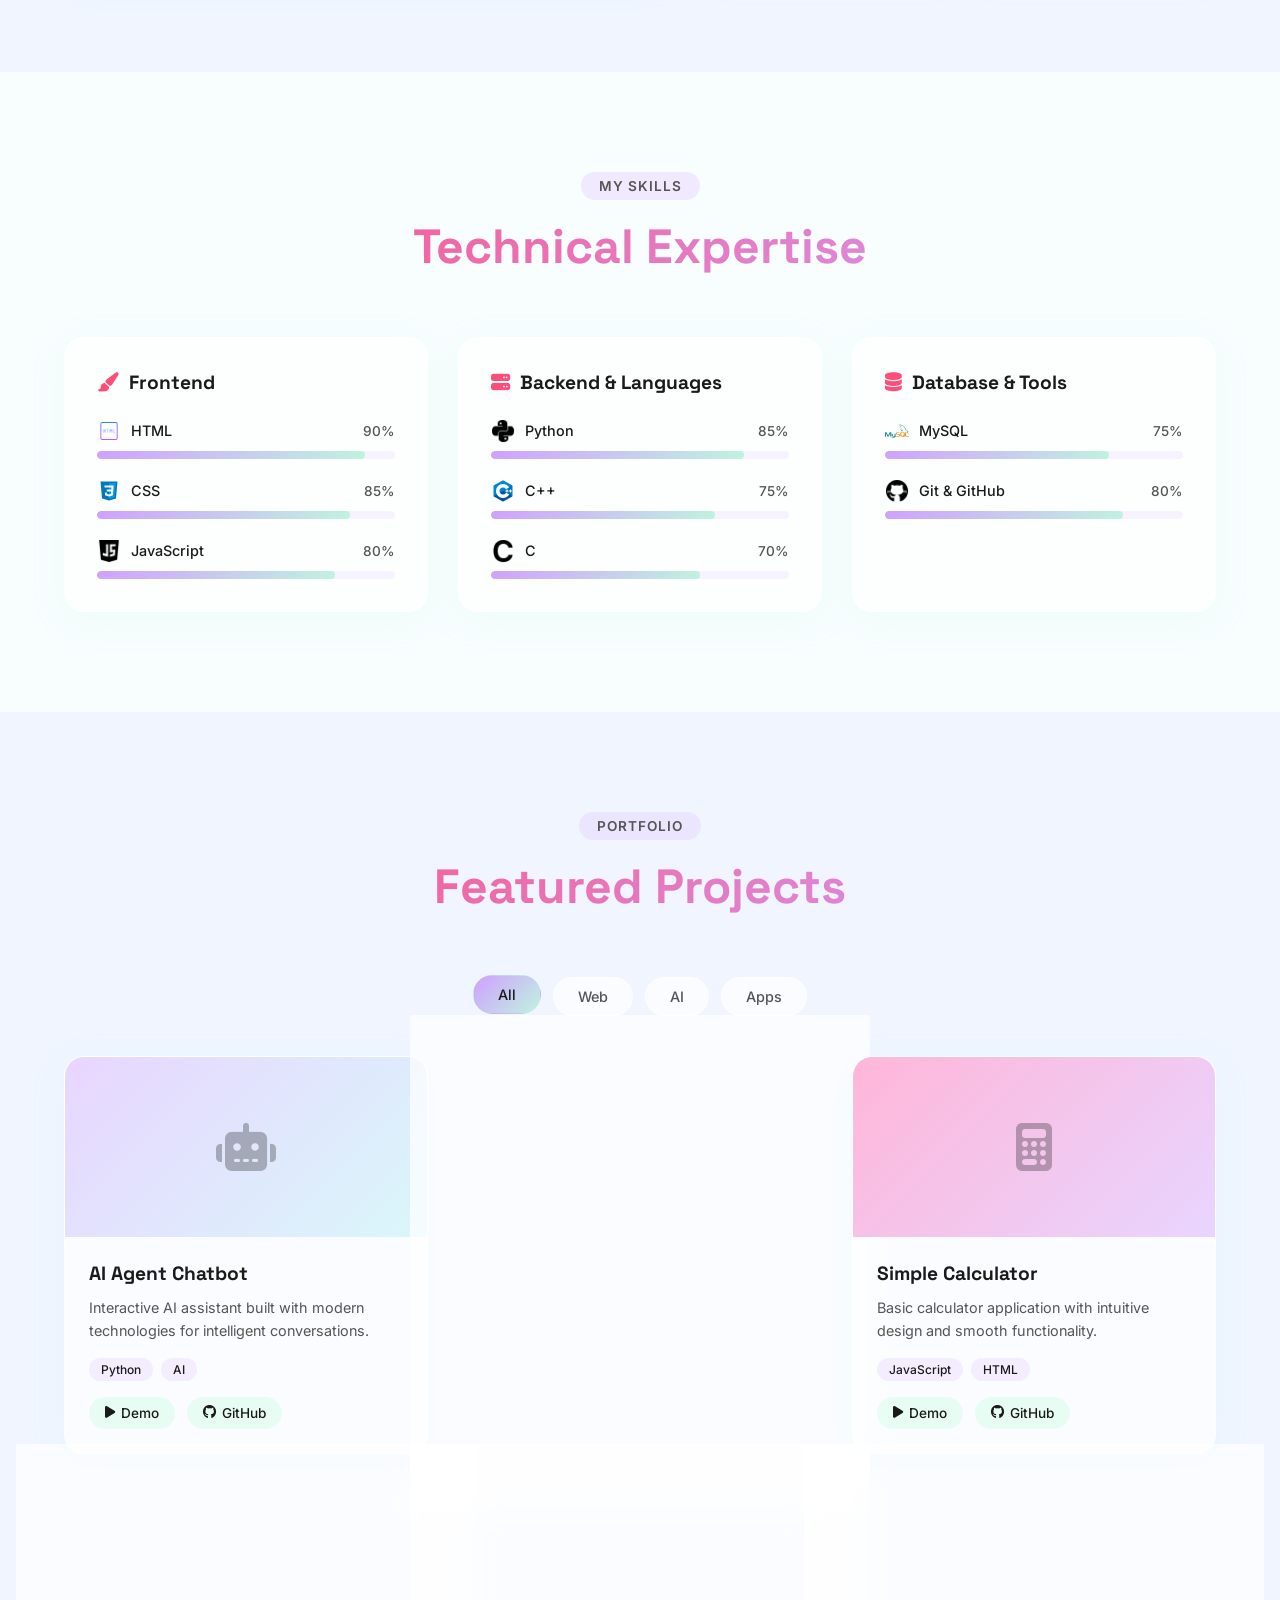
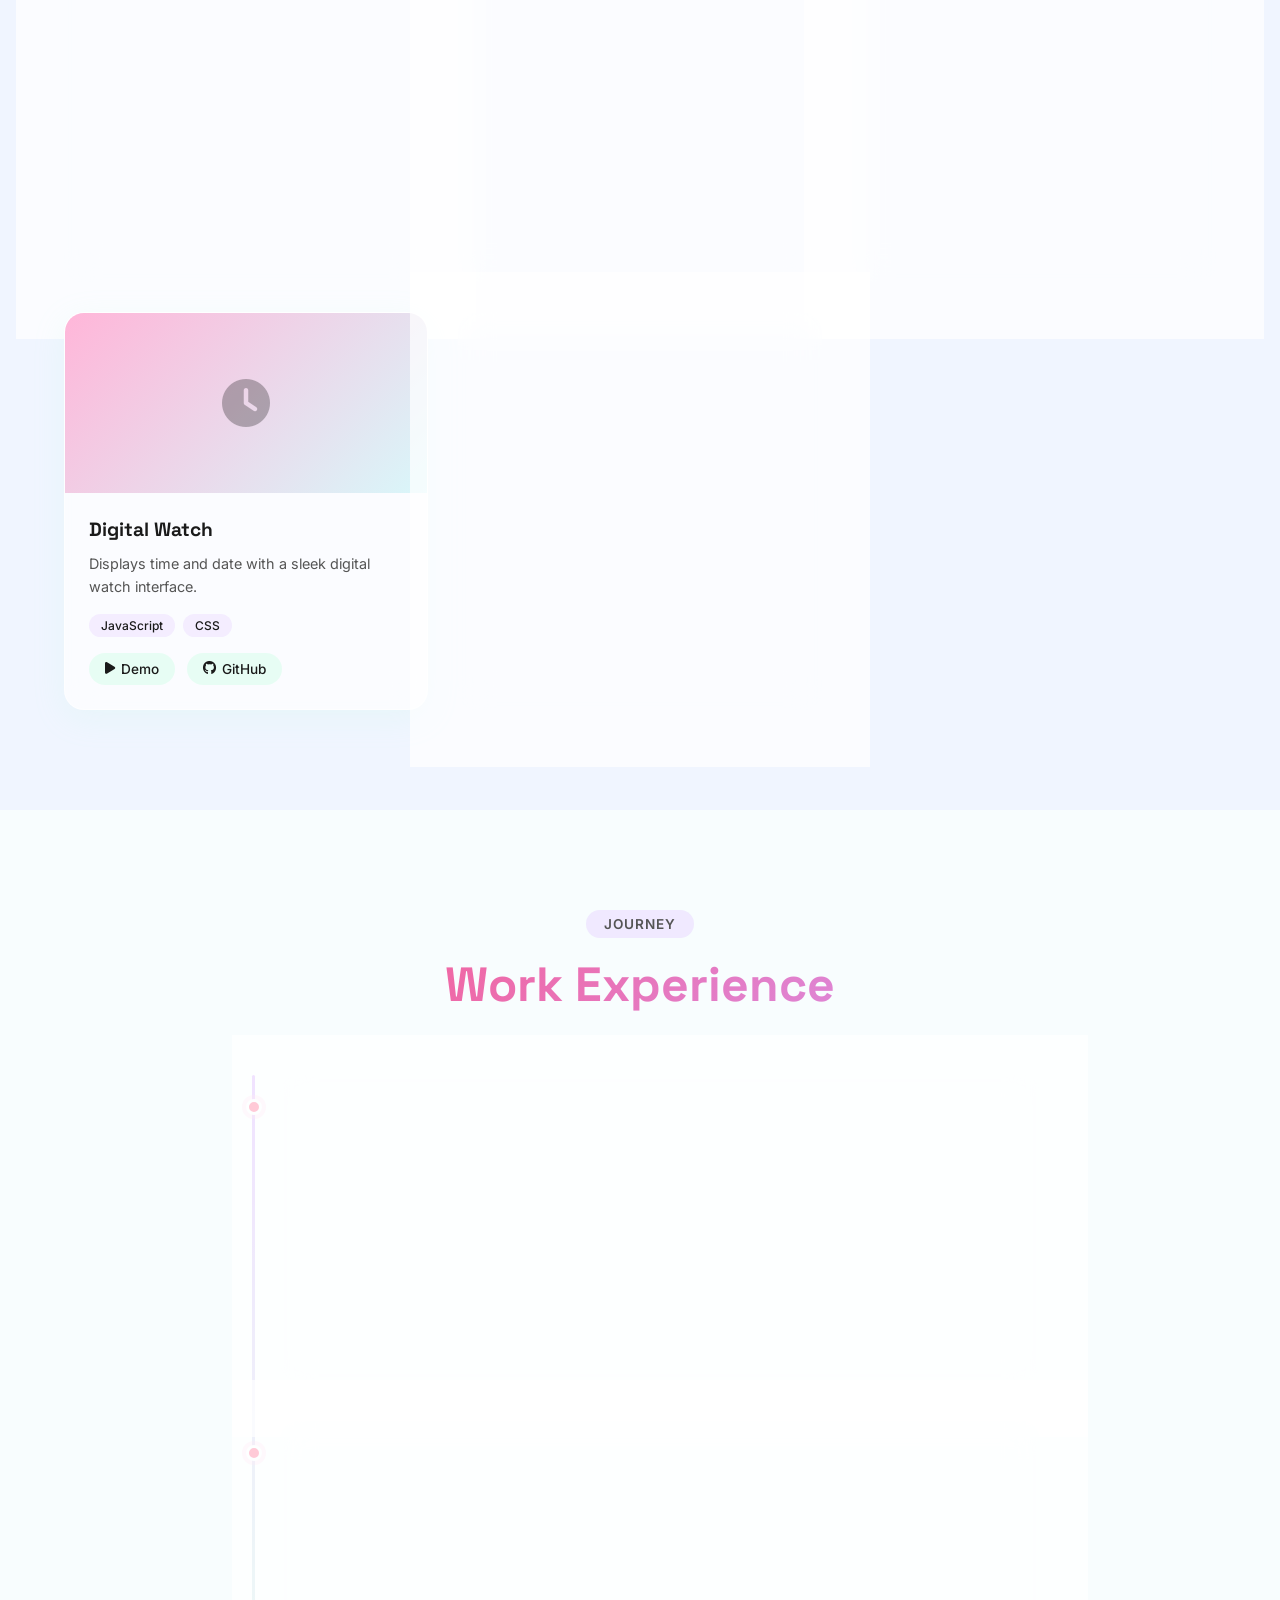
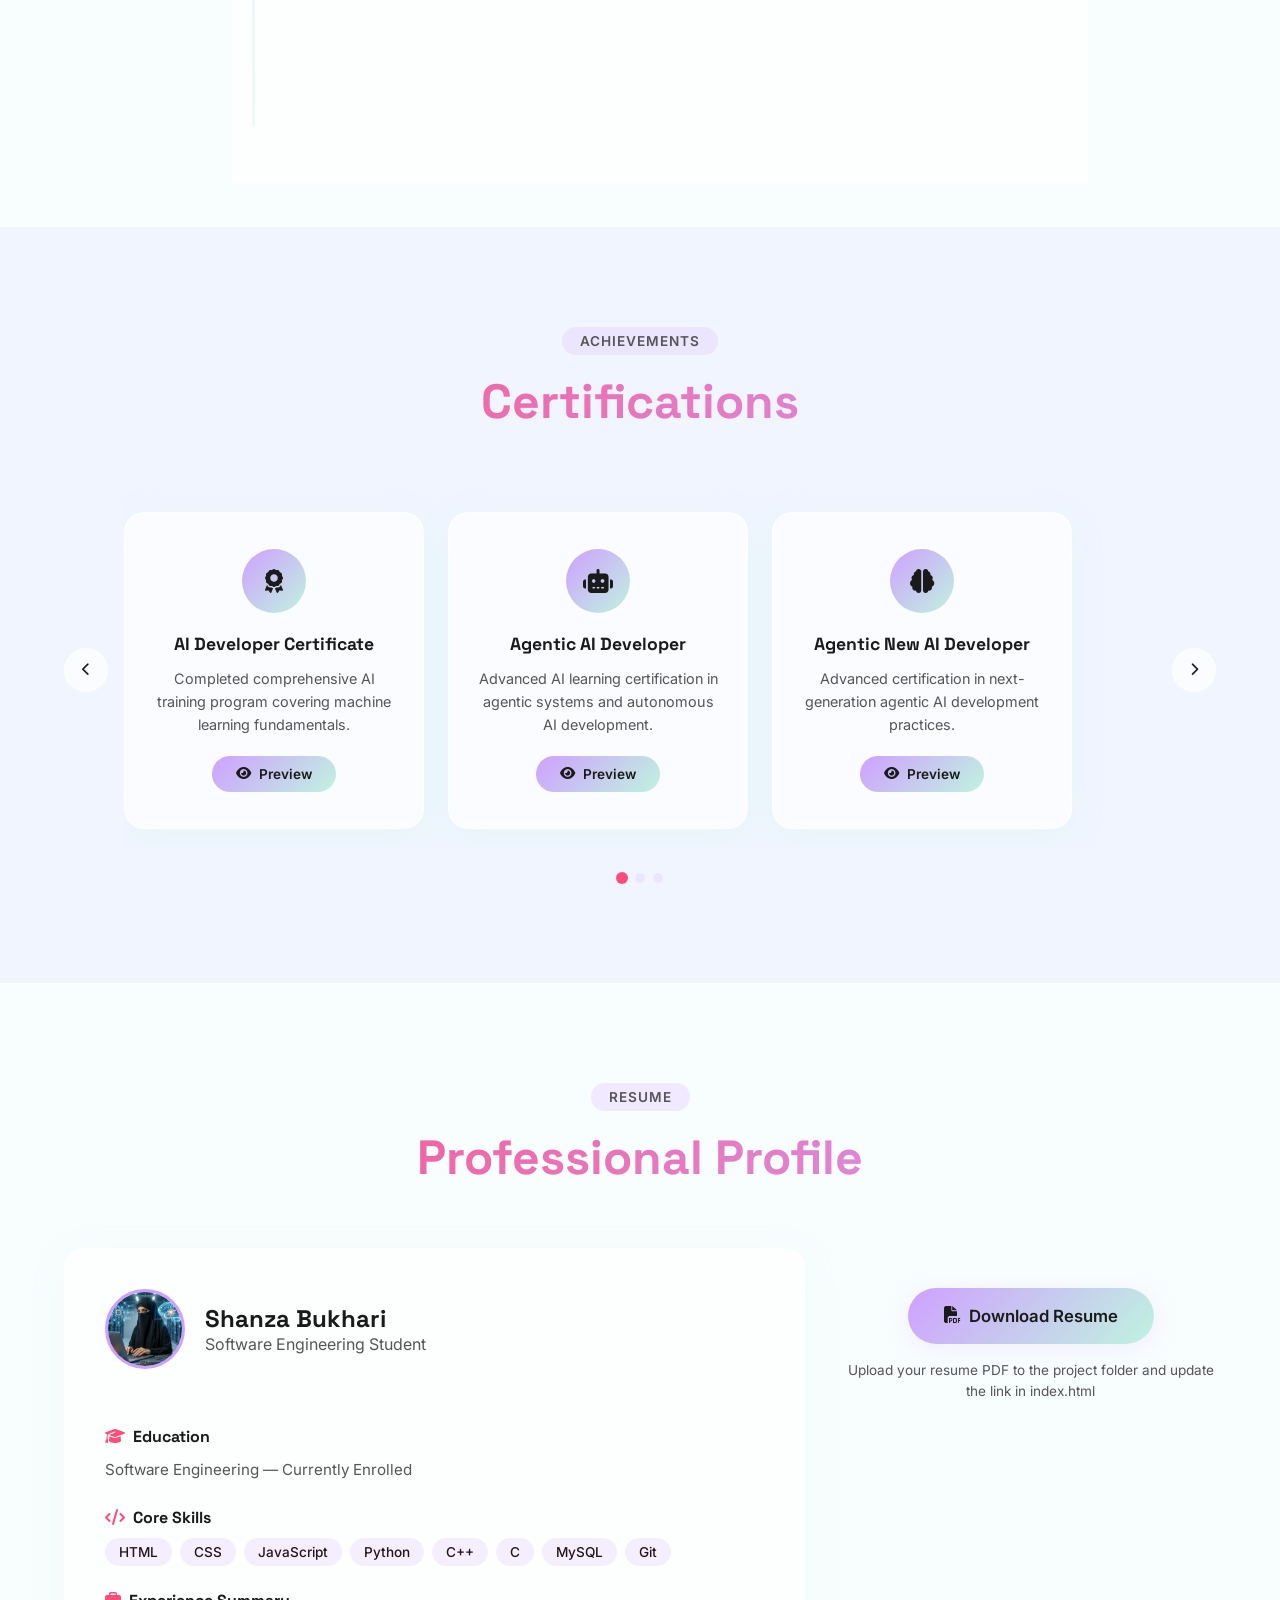
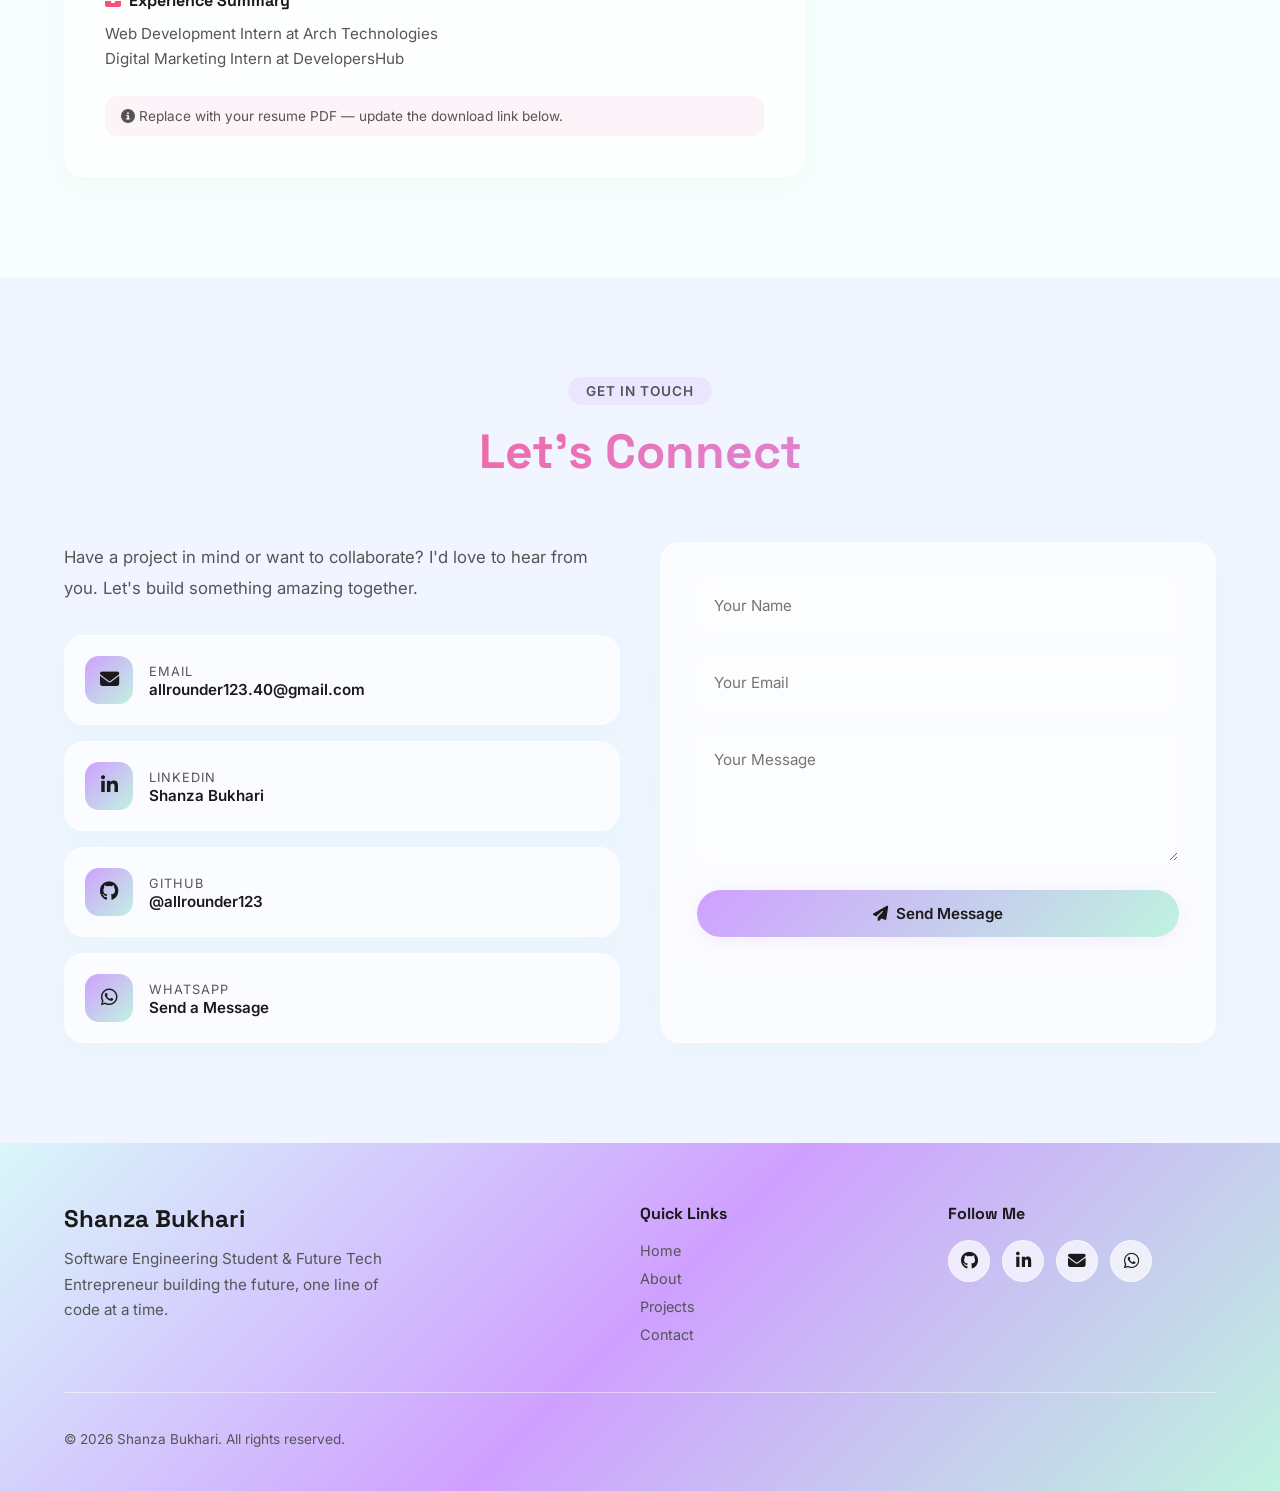
<file: projects.html>
<!DOCTYPE html>
<html lang="en">
<head>
  <meta charset="UTF-8">
  <meta http-equiv="refresh" content="0; url=index.html#projects">
  <title>Redirecting...</title>
  <script>window.location.replace('index.html#projects');</script>
</head>
<body>
  <p>Redirecting to <a href="index.html#projects">Projects</a>...</p>
</body>
</html>
</file>
<file: css/style.css>
/* ============================================
   SHANZA BUKHARI — Premium Portfolio Styles
   ============================================ */

:root {
  --ice-blue: #D9F7FA;
  --lavender: #CFA0FF;
  --mint: #BFF3DF;
  --rose: #FF4D7A;
  --text: #1A1A1A;
  --text-muted: #555;
  --card-bg: rgba(255, 255, 255, 0.7);
  --glass-border: rgba(255, 255, 255, 0.5);
  --glass-shadow: 0 8px 32px rgba(184, 255, 218, 0.15);
  --gradient-main: linear-gradient(135deg, var(--ice-blue) 0%, var(--lavender) 50%, var(--mint) 100%);
  --gradient-accent: linear-gradient(135deg, var(--rose), var(--lavender));
  --gradient-btn: linear-gradient(135deg, var(--lavender), var(--mint));
  --bg-primary: #f8fdfe;
  --bg-secondary: #f0f5ff;
  --navbar-bg: rgba(255, 255, 255, 0.65);
  --section-padding: 100px 0;
  --font-heading: 'Space Grotesk', 'Poppins', sans-serif;
  --font-body: 'Inter', sans-serif;
  --transition: 0.3s cubic-bezier(0.4, 0, 0.2, 1);
  --radius: 20px;
  --radius-sm: 12px;
}

[data-theme="dark"] {
  --text: #f0f0f0;
  --text-muted: #aaa;
  --card-bg: rgba(30, 30, 45, 0.75);
  --glass-border: rgba(255, 255, 255, 0.1);
  --glass-shadow: 0 8px 32px rgba(0, 0, 0, 0.3);
  --bg-primary: #0f0f1a;
  --bg-secondary: #1a1a2e;
  --navbar-bg: rgba(15, 15, 26, 0.85);
}

/* Dark theme - specific component backgrounds for premium look */
[data-theme="dark"] .hero {
  background: linear-gradient(135deg, #0f1724 0%, #0b1220 100%);
}

[data-theme="dark"] .footer {
  background: linear-gradient(180deg, #07070b, #0d0d14);
  color: var(--text);
}

[data-theme="dark"] .section-title {
  background: linear-gradient(135deg, #ff6a92 0%, #cfa0ff 100%);
  background-clip: text;
  -webkit-background-clip: text;
  -webkit-text-fill-color: transparent;
}

*, *::before, *::after {
  box-sizing: border-box;
  margin: 0;
  padding: 0;
}

html {
  scroll-behavior: smooth;
  scroll-padding-top: 90px;
}

body {
  font-family: var(--font-body);
  color: var(--text);
  background: var(--bg-primary);
  overflow-x: hidden;
  cursor: auto;
  transition: background 0.5s ease, color 0.5s ease;
}

body.loading {
  overflow: hidden;
}

a {
  text-decoration: none;
  color: inherit;
}

img {
  max-width: 100%;
  display: block;
}

ul {
  list-style: none;
}

.container {
  max-width: 1200px;
  margin: 0 auto;
  padding: 0 24px;
}

.section {
  padding: var(--section-padding);
  position: relative;
}

/* ---- Loader ---- */
.loader {
  position: fixed;
  inset: 0;
  z-index: 10000;
  background: var(--gradient-main);
  display: flex;
  align-items: center;
  justify-content: center;
  transition: opacity 0.6s ease, visibility 0.6s ease;
}

.loader.hidden {
  opacity: 0;
  visibility: hidden;
  pointer-events: none;
}

.loader-content {
  text-align: center;
}

.loader-logo {
  font-family: var(--font-heading);
  font-size: 3rem;
  font-weight: 800;
  background: var(--gradient-accent);
  -webkit-background-clip: text;
  -webkit-text-fill-color: transparent;
  background-clip: text;
  margin-bottom: 24px;
  animation: pulse 1.5s ease infinite;
}

.loader-bar {
  width: 200px;
  height: 4px;
  background: rgba(255,255,255,0.4);
  border-radius: 4px;
  overflow: hidden;
  margin: 0 auto 16px;
}

.loader-progress {
  height: 100%;
  width: 0%;
  background: var(--gradient-accent);
  border-radius: 4px;
  animation: loadBar 1.8s ease forwards;
}

.loader-text {
  font-size: 0.9rem;
  color: var(--text-muted);
  letter-spacing: 2px;
  text-transform: uppercase;
}

@keyframes loadBar {
  to { width: 100%; }
}

@keyframes pulse {
  0%, 100% { transform: scale(1); }
  50% { transform: scale(1.05); }
}

/* ---- Custom Cursor ---- */
.cursor-dot, .cursor-ring {
  display: none;
}

.cursor-ring.hover {
  width: 56px;
  height: 56px;
  border-color: var(--mint);
}

@media (max-width: 768px) {
  body { cursor: auto; }
  .cursor-dot, .cursor-ring { display: none; }
}

/* ---- Scroll Progress ---- */
.scroll-progress {
  position: fixed;
  top: 0;
  left: 0;
  height: 3px;
  background: var(--gradient-accent);
  z-index: 9998;
  width: 0%;
  transition: width 0.1s linear;
}

/* ---- Mouse Gradient ---- */
.mouse-gradient {
  position: fixed;
  width: 600px;
  height: 600px;
  border-radius: 50%;
  background: radial-gradient(circle, rgba(232, 213, 255, 0.25) 0%, transparent 70%);
  pointer-events: none;
  z-index: 0;
  transform: translate(-50%, -50%);
  transition: left 0.15s ease, top 0.15s ease;
}

/* ---- Particles ---- */
#particles {
  position: fixed;
  inset: 0;
  z-index: 0;
  pointer-events: none;
}

/* ---- Floating Social ---- */
.floating-social {
  position: fixed;
  left: 8px;
  top: 50%;
  transform: translateY(-50%);
  z-index: 100;
  display: flex;
  flex-direction: column;
  gap: 12px;
}

.floating-social a {
  width: 44px;
  height: 44px;
  border-radius: 50%;
  background: var(--card-bg);
  backdrop-filter: blur(12px);
  border: 1px solid var(--glass-border);
  display: flex;
  align-items: center;
  justify-content: center;
  font-size: 1.1rem;
  color: var(--text);
  transition: var(--transition);
  box-shadow: var(--glass-shadow);
}

.floating-social a:hover {
  background: var(--gradient-btn);
  transform: translateX(5px) scale(1.1);
  color: var(--text);
}

@media (max-width: 768px) {
  .floating-social { display: none; }
}

/* ---- Navbar ---- */
.navbar {
  position: fixed;
  top: 20px;
  left: 50%;
  transform: translateX(-50%);
  width: calc(100% - 40px);
  max-width: 1100px;
  z-index: 1000;
  background: var(--navbar-bg);
  backdrop-filter: blur(20px);
  -webkit-backdrop-filter: blur(20px);
  border: 1px solid var(--glass-border);
  border-radius: 50px;
  padding: 8px 24px;
  box-shadow: var(--glass-shadow);
  transition: var(--transition);
}

.navbar.scrolled {
  top: 10px;
  box-shadow: 0 12px 40px rgba(184, 255, 218, 0.2);
}

.nav-container {
  display: flex;
  align-items: center;
  justify-content: space-between;
}

.nav-logo img {
  height: 45px;
  width: auto;
  object-fit: contain;
}

.nav-links {
  display: flex;
  gap: 4px;
}

.nav-link {
  padding: 8px 14px;
  border-radius: 30px;
  font-size: 0.85rem;
  font-weight: 500;
  color: var(--text-muted);
  transition: var(--transition);
  position: relative;
}

.nav-link:hover,
.nav-link.active {
  color: var(--text);
  background: rgba(232, 213, 255, 0.4);
}

.nav-actions {
  display: flex;
  align-items: center;
  gap: 12px;
}

.theme-toggle {
  width: 40px;
  height: 40px;
  border-radius: 50%;
  border: 1px solid var(--glass-border);
  background: var(--card-bg);
  cursor: pointer;
  display: flex;
  align-items: center;
  justify-content: center;
  font-size: 1rem;
  color: var(--text);
  transition: var(--transition);
}

.theme-toggle:hover {
  background: var(--gradient-btn);
  transform: rotate(20deg);
}

.nav-toggle {
  display: none;
  flex-direction: column;
  gap: 5px;
  background: none;
  border: none;
  cursor: pointer;
  padding: 8px;
}

.nav-toggle span {
  width: 24px;
  height: 2px;
  background: var(--text);
  border-radius: 2px;
  transition: var(--transition);
}

.nav-toggle.active span:nth-child(1) { transform: rotate(45deg) translate(5px, 5px); }
.nav-toggle.active span:nth-child(2) { opacity: 0; }
.nav-toggle.active span:nth-child(3) { transform: rotate(-45deg) translate(5px, -5px); }

@media (max-width: 900px) {
  .nav-links {
    position: fixed;
    top: 80px;
    left: 50%;
    transform: translateX(-50%) scale(0.95);
    width: calc(100% - 40px);
    max-width: 400px;
    flex-direction: column;
    background: var(--navbar-bg);
    backdrop-filter: blur(20px);
    border: 1px solid var(--glass-border);
    border-radius: var(--radius);
    padding: 20px;
    opacity: 0;
    visibility: hidden;
    transition: var(--transition);
    box-shadow: var(--glass-shadow);
  }

  .nav-links.open {
    opacity: 1;
    visibility: visible;
    transform: translateX(-50%) scale(1);
  }

  .nav-link {
    padding: 12px 16px;
    text-align: center;
  }

  .nav-toggle { display: flex; }
}

/* ---- Glass Card ---- */
.glass-card {
  background: var(--card-bg);
  backdrop-filter: blur(16px);
  -webkit-backdrop-filter: blur(16px);
  border: 1px solid var(--glass-border);
  border-radius: var(--radius);
  box-shadow: var(--glass-shadow);
  transition: var(--transition);
}

.glass-card:hover {
  transform: translateY(-4px);
  box-shadow: 0 16px 48px rgba(184, 255, 218, 0.25);
}

/* ---- Section Headers ---- */
.section-header {
  text-align: center;
  margin-bottom: 60px;
}

.section-tag {
  display: inline-block;
  padding: 6px 18px;
  background: rgba(232, 213, 255, 0.5);
  border-radius: 30px;
  font-size: 0.85rem;
  font-weight: 600;
  letter-spacing: 1px;
  text-transform: uppercase;
  color: var(--text-muted);
  margin-bottom: 16px;
}

.section-title {
  font-family: var(--font-heading);
  font-size: clamp(2rem, 5vw, 3rem);
  font-weight: 700;
  background: var(--gradient-accent);
  -webkit-background-clip: text;
  -webkit-text-fill-color: transparent;
  background-clip: text;
}

/* ---- Buttons ---- */
.btn {
  display: inline-flex;
  align-items: center;
  gap: 8px;
  padding: 14px 28px;
  border-radius: 50px;
  font-family: var(--font-body);
  font-weight: 600;
  font-size: 0.95rem;
  border: none;
  cursor: pointer;
  transition: var(--transition);
  position: relative;
  overflow: hidden;
}

.btn::before {
  content: '';
  position: absolute;
  inset: 0;
  background: rgba(255,255,255,0.2);
  transform: translateX(-100%);
  transition: transform 0.4s ease;
}

.btn:hover::before {
  transform: translateX(0);
}

.btn-primary {
  background: var(--gradient-btn);
  color: var(--text);
  box-shadow: 0 4px 20px rgba(232, 213, 255, 0.4);
}

.btn-primary:hover {
  transform: translateY(-3px);
  box-shadow: 0 8px 30px rgba(232, 213, 255, 0.5);
}

.btn-secondary {
  background: transparent;
  color: var(--text);
  border: 2px solid var(--lavender);
}

.btn-secondary:hover {
  background: rgba(232, 213, 255, 0.3);
  transform: translateY(-3px);
}

.btn-large {
  padding: 18px 36px;
  font-size: 1.05rem;
}

.btn-full {
  width: 100%;
  justify-content: center;
}

/* ---- Hero ---- */
.hero {
  min-height: 100vh;
  display: flex;
  align-items: center;
  position: relative;
  padding: 120px 64px 80px;
  overflow: hidden;
  background: var(--gradient-main);
}

.hero-bg-shapes .shape {
  position: absolute;
  border-radius: 50%;
  filter: blur(60px);
  opacity: 0.5;
  animation: float 8s ease-in-out infinite;
}

.shape-1 {
  width: 400px;
  height: 400px;
  background: var(--rose);
  top: -100px;
  right: -100px;
}

.shape-2 {
  width: 300px;
  height: 300px;
  background: var(--mint);
  bottom: -50px;
  left: -50px;
  animation-delay: -3s;
}

.shape-3 {
  width: 200px;
  height: 200px;
  background: var(--lavender);
  top: 50%;
  left: 50%;
  animation-delay: -5s;
}

@keyframes float {
  0%, 100% { transform: translate(0, 0) scale(1); }
  33% { transform: translate(30px, -30px) scale(1.05); }
  66% { transform: translate(-20px, 20px) scale(0.95); }
}

.hero-container {
  max-width: 980px;
  margin: 0 auto;
  display: grid;
  grid-template-columns: 1.05fr 0.95fr;
  gap: 24px;
  align-items: center;
  width: 100%;
  position: relative;
  z-index: 1;
}

.hero-greeting {
  font-size: 1.2rem;
  color: var(--text-muted);
  margin-bottom: 8px;
  font-weight: 500;
}

.hero-title {
  font-family: var(--font-heading);
  /* font-size: clamp(2.5rem, 6vw, 4.5rem); */
  font-size: clamp(1.5rem, 4vw, 3rem);
  font-weight: 800;
  line-height: 1.1;
  margin-bottom: 16px;
  color: var(--text);
}

.typewriter-wrapper {
  font-family: var(--font-heading);
  font-size: clamp(1.2rem, 3vw, 1.8rem);
  font-weight: 600;
  color: var(--text-muted);
  margin-bottom: 24px;
  min-height: 2.5rem;
}

.typewriter-cursor {
  animation: blink 0.8s step-end infinite;
  color: var(--rose);
}

@keyframes blink {
  50% { opacity: 0; }
}

.hero-description {
  font-size: 1.05rem;
  line-height: 1.7;
  color: var(--text-muted);
  margin-bottom: 36px;
  max-width: 480px;
}

.hero-buttons {
  display: flex;
  gap: 16px;
  flex-wrap: wrap;
}

.hero-image {
  position: relative;
  display: flex;
  justify-content: center;
  align-items: center;
}

.hero-image-glow {
  position: absolute;
  width: 320px;
  height: 320px;
  border-radius: 50%;
  background: radial-gradient(circle, var(--rose) 0%, transparent 70%);
  opacity: 0.4;
  animation: glowPulse 3s ease infinite;
}

@keyframes glowPulse {
  0%, 100% { transform: scale(1); opacity: 0.4; }
  50% { transform: scale(1.1); opacity: 0.6; }
}

.floating-image {
  width: 300px;
  height: 300px;
  object-fit: cover;
  border-radius: 50%;
  border: 4px solid rgba(255,255,255,0.6);
  box-shadow: 0 20px 60px rgba(184, 255, 218, 0.3);
  animation: floatImage 4s ease-in-out infinite;
  position: relative;
  z-index: 1;
}

@keyframes floatImage {
  0%, 100% { transform: translateY(0); }
  50% { transform: translateY(-20px); }
}

.hero-badge {
  position: absolute;
  padding: 10px 18px;
  background: var(--card-bg);
  backdrop-filter: blur(12px);
  border-radius: 30px;
  font-size: 0.85rem;
  font-weight: 600;
  border: 1px solid var(--glass-border);
  box-shadow: var(--glass-shadow);
  animation: floatBadge 3s ease-in-out infinite;
  z-index: 2;
}

.hero-badge-1 {
  top: 20%;
  right: 0;
  animation-delay: 0s;
}

.hero-badge-2 {
  bottom: 20%;
  left: 0;
  animation-delay: -1.5s;
}

@keyframes floatBadge {
  0%, 100% { transform: translateY(0); }
  50% { transform: translateY(-10px); }
}

.scroll-indicator {
  position: absolute;
  bottom: 28px;
  left: 50%;
  transform: translateX(-50%);
  display: flex;
  align-items: center;
  justify-content: center;
  width: 48px;
  height: 48px;
  border-radius: 50%;
  background: rgba(255,255,255,0.85);
  color: var(--text);
  box-shadow: 0 8px 30px rgba(0,0,0,0.08);
  transition: transform 0.25s ease;
}

.scroll-indicator i {
  font-size: 1.05rem;
  color: var(--text);
}

.scroll-indicator:hover { transform: translateX(-50%) scale(1.05); }

@keyframes scrollDown {
  0% { transform: translateY(0); opacity: 1; }
  100% { transform: translateY(16px); opacity: 0; }
}

@media (max-width: 768px) {
  .hero-container {
    grid-template-columns: 1fr;
    text-align: center;
  }

  .hero-description { margin: 0 auto 36px; }
  .hero-buttons { justify-content: center; }
  .hero-image { order: -1; }
  .floating-image { width: 220px; height: 220px; }
  .hero-badge { display: none; }
}

/* ---- About ---- */
.about-section {
  background: var(--bg-secondary);
}

.about-grid {
  display: grid;
  grid-template-columns: 1.2fr 1fr;
  gap: 40px;
  align-items: start;
}

.about-card {
  padding: 40px;
}

.about-intro {
  font-size: 1.05rem;
  line-height: 1.8;
  margin-bottom: 32px;
  color: var(--text-muted);
}

.about-details {
  display: flex;
  flex-direction: column;
  gap: 20px;
}

.about-detail {
  display: flex;
  gap: 16px;
  align-items: flex-start;
}

.about-detail i {
  width: 44px;
  height: 44px;
  border-radius: 12px;
  background: var(--gradient-btn);
  display: flex;
  align-items: center;
  justify-content: center;
  flex-shrink: 0;
  font-size: 1.1rem;
}

.about-detail h4 {
  font-family: var(--font-heading);
  font-size: 1rem;
  margin-bottom: 4px;
}

.about-detail p {
  font-size: 0.9rem;
  color: var(--text-muted);
}

.stats-grid {
  display: grid;
  grid-template-columns: 1fr 1fr;
  gap: 20px;
}

.stat-card {
  padding: 28px;
  text-align: center;
}

.stat-icon {
  width: 50px;
  height: 50px;
  margin: 0 auto 12px;
  border-radius: 14px;
  background: var(--gradient-btn);
  display: flex;
  align-items: center;
  justify-content: center;
  font-size: 1.2rem;
}

.stat-number {
  display: block;
  font-family: var(--font-heading);
  font-size: 2.5rem;
  font-weight: 700;
  background: var(--gradient-accent);
  -webkit-background-clip: text;
  -webkit-text-fill-color: transparent;
  background-clip: text;
}

.stat-number::after {
  content: '+';
  font-size: 1.5rem;
}

.stat-label {
  font-size: 0.85rem;
  color: var(--text-muted);
  margin-top: 4px;
  display: block;
}

@media (max-width: 768px) {
  .about-grid { grid-template-columns: 1fr; }
}

/* ---- Skills ---- */
.skills-categories {
  display: grid;
  grid-template-columns: repeat(auto-fit, minmax(320px, 1fr));
  gap: 30px;
}

.skill-category {
  padding: 32px;
}

.skill-category h3 {
  font-family: var(--font-heading);
  font-size: 1.2rem;
  margin-bottom: 24px;
  display: flex;
  align-items: center;
  gap: 10px;
}

.skill-category h3 i {
  color: var(--rose);
}

.skill-item {
  margin-bottom: 20px;
}

.skill-item:last-child { margin-bottom: 0; }

.skill-info {
  display: flex;
  align-items: center;
  gap: 10px;
  margin-bottom: 8px;
  font-size: 0.9rem;
  font-weight: 500;
}

.skill-info img {
  width: 24px;
  height: 24px;
  object-fit: contain;
}

.skill-info span:last-child {
  margin-left: auto;
  color: var(--text-muted);
  font-size: 0.85rem;
}

.skill-bar {
  height: 8px;
  background: rgba(232, 213, 255, 0.3);
  border-radius: 10px;
  overflow: hidden;
}

.skill-progress {
  height: 100%;
  width: 0;
  background: var(--gradient-btn);
  border-radius: 10px;
  transition: width 1.5s cubic-bezier(0.4, 0, 0.2, 1);
}

/* ---- Projects ---- */
.projects-section {
  background: var(--bg-secondary);
}

.project-filters {
  display: flex;
  justify-content: center;
  gap: 12px;
  margin-bottom: 40px;
  flex-wrap: wrap;
}

.filter-btn {
  padding: 10px 24px;
  border-radius: 30px;
  border: 1px solid var(--glass-border);
  background: var(--card-bg);
  font-family: var(--font-body);
  font-weight: 500;
  font-size: 0.9rem;
  color: var(--text-muted);
  cursor: pointer;
  transition: var(--transition);
}

.filter-btn:hover,
.filter-btn.active {
  background: var(--gradient-btn);
  color: var(--text);
  border-color: transparent;
  transform: translateY(-2px);
}

.projects-grid {
  display: grid;
  grid-template-columns: repeat(auto-fill, minmax(320px, 1fr));
  gap: 30px;
}

.project-card {
  overflow: hidden;
  transform-style: preserve-3d;
  transition: transform 0.1s ease, box-shadow 0.3s ease;
}

.project-card.hidden {
  display: none;
}

.project-image {
  height: 180px;
  display: flex;
  align-items: center;
  justify-content: center;
  font-size: 3rem;
  color: rgba(26, 26, 26, 0.3);
}

.project-content {
  padding: 24px;
}

.project-content h3 {
  font-family: var(--font-heading);
  font-size: 1.2rem;
  margin-bottom: 10px;
}

.project-content p {
  font-size: 0.9rem;
  color: var(--text-muted);
  line-height: 1.6;
  margin-bottom: 16px;
}

.project-tags {
  display: flex;
  gap: 8px;
  flex-wrap: wrap;
  margin-bottom: 16px;
}

.project-tags span {
  padding: 4px 12px;
  background: rgba(232, 213, 255, 0.4);
  border-radius: 20px;
  font-size: 0.75rem;
  font-weight: 500;
}

.project-links {
  display: flex;
  gap: 12px;
}

.project-link {
  padding: 8px 16px;
  border-radius: 20px;
  font-size: 0.85rem;
  font-weight: 500;
  background: rgba(184, 255, 218, 0.3);
  transition: var(--transition);
  display: flex;
  align-items: center;
  gap: 6px;
}

.project-link:hover {
  background: var(--gradient-btn);
  transform: translateY(-2px);
}

.project-placeholder {
  border: 2px dashed var(--lavender);
}

/* ---- Experience Timeline ---- */
.timeline {
  position: relative;
  max-width: 800px;
  margin: 0 auto;
  padding-left: 40px;
}

.timeline::before {
  content: '';
  position: absolute;
  left: 12px;
  top: 0;
  bottom: 0;
  width: 3px;
  background: var(--gradient-btn);
  border-radius: 3px;
}

.timeline-item {
  position: relative;
  margin-bottom: 40px;
}

.timeline-item:last-child { margin-bottom: 0; }

.timeline-dot {
  position: absolute;
  left: -34px;
  top: 24px;
  width: 16px;
  height: 16px;
  border-radius: 50%;
  background: var(--rose);
  border: 3px solid var(--bg-primary);
  box-shadow: 0 0 0 4px rgba(255, 182, 217, 0.3);
  animation: dotPulse 2s ease infinite;
}

@keyframes dotPulse {
  0%, 100% { box-shadow: 0 0 0 4px rgba(255, 182, 217, 0.3); }
  50% { box-shadow: 0 0 0 8px rgba(255, 182, 217, 0.1); }
}

.timeline-content {
  padding: 32px;
}

.timeline-date {
  display: inline-block;
  padding: 4px 14px;
  background: rgba(184, 255, 218, 0.4);
  border-radius: 20px;
  font-size: 0.8rem;
  font-weight: 600;
  margin-bottom: 12px;
}

.timeline-content h3 {
  font-family: var(--font-heading);
  font-size: 1.3rem;
  margin-bottom: 4px;
}

.timeline-content h4 {
  font-size: 0.95rem;
  color: var(--text-muted);
  font-weight: 500;
  margin-bottom: 12px;
}

.timeline-content p {
  font-size: 0.95rem;
  line-height: 1.7;
  color: var(--text-muted);
  margin-bottom: 16px;
}

.timeline-cert {
  display: inline-flex;
  align-items: center;
  gap: 12px;
  padding: 8px;
  border-radius: var(--radius-sm);
  background: rgba(232, 213, 255, 0.2);
  transition: var(--transition);
}

.timeline-cert:hover {
  background: rgba(232, 213, 255, 0.4);
  transform: scale(1.02);
}

.timeline-cert img {
  width: 60px;
  height: 60px;
  object-fit: cover;
  border-radius: 8px;
}

.timeline-cert span {
  font-size: 0.85rem;
  font-weight: 500;
}

/* ---- Certifications Slider ---- */
.certifications-section {
  background: var(--bg-secondary);
  overflow: hidden;
}

.cert-slider-wrapper {
  position: relative;
  display: flex;
  align-items: center;
  gap: 16px;
}

.cert-slider {
  display: flex;
  gap: 24px;
  overflow-x: auto;
  scroll-snap-type: x mandatory;
  scroll-behavior: smooth;
  -ms-overflow-style: none;
  scrollbar-width: none;
  padding: 20px 0;
  flex: 1;
}

.cert-slider::-webkit-scrollbar { display: none; }

.cert-card {
  min-width: 300px;
  max-width: 300px;
  padding: 36px 28px;
  text-align: center;
  scroll-snap-align: center;
  position: relative;
  overflow: hidden;
}

.cert-glow {
  position: absolute;
  inset: -50%;
  background: radial-gradient(circle, rgba(255, 182, 217, 0.15) 0%, transparent 60%);
  opacity: 0;
  transition: opacity 0.4s ease;
}

.cert-card:hover .cert-glow { opacity: 1; }

.cert-icon {
  width: 64px;
  height: 64px;
  margin: 0 auto 20px;
  border-radius: 50%;
  background: var(--gradient-btn);
  display: flex;
  align-items: center;
  justify-content: center;
  font-size: 1.5rem;
}

.cert-card h3 {
  font-family: var(--font-heading);
  font-size: 1.1rem;
  margin-bottom: 12px;
}

.cert-card p {
  font-size: 0.9rem;
  color: var(--text-muted);
  line-height: 1.6;
  margin-bottom: 20px;
}

.cert-preview-btn {
  display: inline-flex;
  align-items: center;
  gap: 8px;
  padding: 10px 24px;
  border-radius: 30px;
  background: var(--gradient-btn);
  font-size: 0.85rem;
  font-weight: 600;
  transition: var(--transition);
}

.cert-preview-btn:hover {
  transform: scale(1.05);
  box-shadow: 0 4px 20px rgba(232, 213, 255, 0.4);
}

.cert-nav {
  width: 44px;
  height: 44px;
  border-radius: 50%;
  border: 1px solid var(--glass-border);
  background: var(--card-bg);
  cursor: pointer;
  display: flex;
  align-items: center;
  justify-content: center;
  flex-shrink: 0;
  transition: var(--transition);
  color: var(--text);
}

.cert-nav:hover {
  background: var(--gradient-btn);
  transform: scale(1.1);
}

.cert-dots {
  display: flex;
  justify-content: center;
  gap: 8px;
  margin-top: 24px;
}

.cert-dot {
  width: 10px;
  height: 10px;
  border-radius: 50%;
  background: rgba(232, 213, 255, 0.5);
  cursor: pointer;
  transition: var(--transition);
  border: none;
  padding: 0;
}

.cert-dot.active {
  background: var(--rose);
  transform: scale(1.2);
}

.cert-placeholder {
  border: 2px dashed var(--lavender);
}

/* ---- Resume ---- */
.resume-grid {
  display: grid;
  grid-template-columns: 2fr 1fr;
  gap: 40px;
  align-items: start;
}

.resume-preview {
  padding: 40px;
}

.resume-header {
  display: flex;
  align-items: center;
  gap: 20px;
  margin-bottom: 32px;
  padding-bottom: 24px;
  border-bottom: 1px solid var(--glass-border);
}

.resume-avatar img {
  width: 80px;
  height: 80px;
  border-radius: 50%;
  object-fit: cover;
  border: 3px solid var(--lavender);
}

.resume-header h3 {
  font-family: var(--font-heading);
  font-size: 1.5rem;
}

.resume-header p {
  color: var(--text-muted);
}

.resume-section-block {
  margin-bottom: 24px;
}

.resume-section-block h4 {
  font-family: var(--font-heading);
  font-size: 1rem;
  margin-bottom: 10px;
  display: flex;
  align-items: center;
  gap: 8px;
}

.resume-section-block h4 i { color: var(--rose); }

.resume-section-block p {
  font-size: 0.95rem;
  color: var(--text-muted);
  line-height: 1.7;
}

.resume-skills {
  display: flex;
  flex-wrap: wrap;
  gap: 8px;
}

.resume-skills span {
  padding: 6px 14px;
  background: rgba(232, 213, 255, 0.4);
  border-radius: 20px;
  font-size: 0.85rem;
  font-weight: 500;
}

.resume-note {
  margin-top: 24px;
  padding: 12px 16px;
  background: rgba(255, 182, 217, 0.15);
  border-radius: var(--radius-sm);
  font-size: 0.85rem;
  color: var(--text-muted);
}

.resume-actions {
  display: flex;
  flex-direction: column;
  align-items: center;
  gap: 16px;
  padding-top: 40px;
}

.resume-hint {
  font-size: 0.85rem;
  color: var(--text-muted);
  text-align: center;
  line-height: 1.6;
}

@media (max-width: 768px) {
  .resume-grid { grid-template-columns: 1fr; }
}

/* ---- Contact ---- */
.contact-section {
  background: var(--bg-secondary);
}

.contact-grid {
  display: grid;
  grid-template-columns: 1fr 1fr;
  gap: 40px;
}

.contact-intro {
  font-size: 1.05rem;
  line-height: 1.8;
  color: var(--text-muted);
  margin-bottom: 32px;
}

.contact-links {
  display: flex;
  flex-direction: column;
  gap: 16px;
}

.contact-link {
  display: flex;
  align-items: center;
  gap: 16px;
  padding: 20px;
  transition: var(--transition);
}

.contact-link i {
  width: 48px;
  height: 48px;
  border-radius: 14px;
  background: var(--gradient-btn);
  display: flex;
  align-items: center;
  justify-content: center;
  font-size: 1.2rem;
  flex-shrink: 0;
}

.contact-link span {
  font-size: 0.8rem;
  color: var(--text-muted);
  text-transform: uppercase;
  letter-spacing: 1px;
}

.contact-link p {
  font-weight: 600;
  font-size: 0.95rem;
}

.contact-form {
  padding: 36px;
}

.form-group {
  position: relative;
  margin-bottom: 24px;
}

.form-group input,
.form-group textarea {
  width: 100%;
  padding: 16px;
  border: 1px solid var(--glass-border);
  border-radius: var(--radius-sm);
  background: rgba(255, 255, 255, 0.3);
  font-family: var(--font-body);
  font-size: 0.95rem;
  color: var(--text);
  transition: var(--transition);
  outline: none;
  resize: vertical;
}

[data-theme="dark"] .form-group input,
[data-theme="dark"] .form-group textarea {
  background: rgba(0, 0, 0, 0.2);
}

.form-group input:focus,
.form-group textarea:focus {
  border-color: var(--lavender);
  box-shadow: 0 0 0 3px rgba(232, 213, 255, 0.3);
}

.form-group label {
  display: none;
}

.form-group input.error,
.form-group textarea.error {
  border-color: #ff6b6b;
}

.form-success {
  display: none;
  text-align: center;
  padding: 20px;
  margin-top: 16px;
  background: rgba(184, 255, 218, 0.3);
  border-radius: var(--radius-sm);
  animation: scaleIn 0.5s ease;
}

.form-success.show { display: block; }

.form-success i {
  font-size: 2rem;
  color: #2ecc71;
  margin-bottom: 8px;
}

@keyframes scaleIn {
  from { transform: scale(0.8); opacity: 0; }
  to { transform: scale(1); opacity: 1; }
}

@media (max-width: 768px) {
  .contact-grid { grid-template-columns: 1fr; }
}

/* ---- Footer ---- */
.footer {
  background: var(--gradient-main);
  padding: 60px 0 30px;
  position: relative;
}

.footer-grid {
  display: grid;
  grid-template-columns: 2fr 1fr 1fr;
  gap: 40px;
  margin-bottom: 40px;
}

.footer-brand h3 {
  font-family: var(--font-heading);
  font-size: 1.5rem;
  margin-bottom: 12px;
}

.footer-brand p {
  font-size: 0.95rem;
  color: var(--text-muted);
  line-height: 1.7;
  max-width: 320px;
}

.footer-links h4,
.footer-social h4 {
  font-family: var(--font-heading);
  font-size: 1rem;
  margin-bottom: 16px;
}

.footer-links ul li {
  margin-bottom: 8px;
}

.footer-links a {
  font-size: 0.9rem;
  color: var(--text-muted);
  transition: var(--transition);
}

.footer-links a:hover {
  color: var(--text);
  padding-left: 4px;
}

.social-icons {
  display: flex;
  gap: 12px;
}

.social-icons a {
  width: 42px;
  height: 42px;
  border-radius: 50%;
  background: var(--card-bg);
  backdrop-filter: blur(12px);
  border: 1px solid var(--glass-border);
  display: flex;
  align-items: center;
  justify-content: center;
  font-size: 1.1rem;
  transition: var(--transition);
}

.social-icons a:hover {
  background: var(--gradient-btn);
  transform: translateY(-4px);
}

.footer-bottom {
  display: flex;
  align-items: center;
  justify-content: space-between;
  padding-top: 24px;
  border-top: 1px solid var(--glass-border);
}

.footer-bottom p {
  font-size: 0.85rem;
  color: var(--text-muted);
}

.back-to-top {
  width: 44px;
  height: 44px;
  border-radius: 50%;
  border: 1px solid var(--glass-border);
  background: var(--card-bg);
  cursor: pointer;
  display: flex;
  align-items: center;
  justify-content: center;
  font-size: 1rem;
  color: var(--text);
  transition: var(--transition);
}

.back-to-top:hover {
  background: var(--gradient-btn);
  transform: translateY(-4px);
}

@media (max-width: 768px) {
  .footer-grid { grid-template-columns: 1fr; text-align: center; }
  .footer-brand p { margin: 0 auto; }
  .social-icons { justify-content: center; }
  .footer-bottom { flex-direction: column; gap: 16px; }
}
</file>
